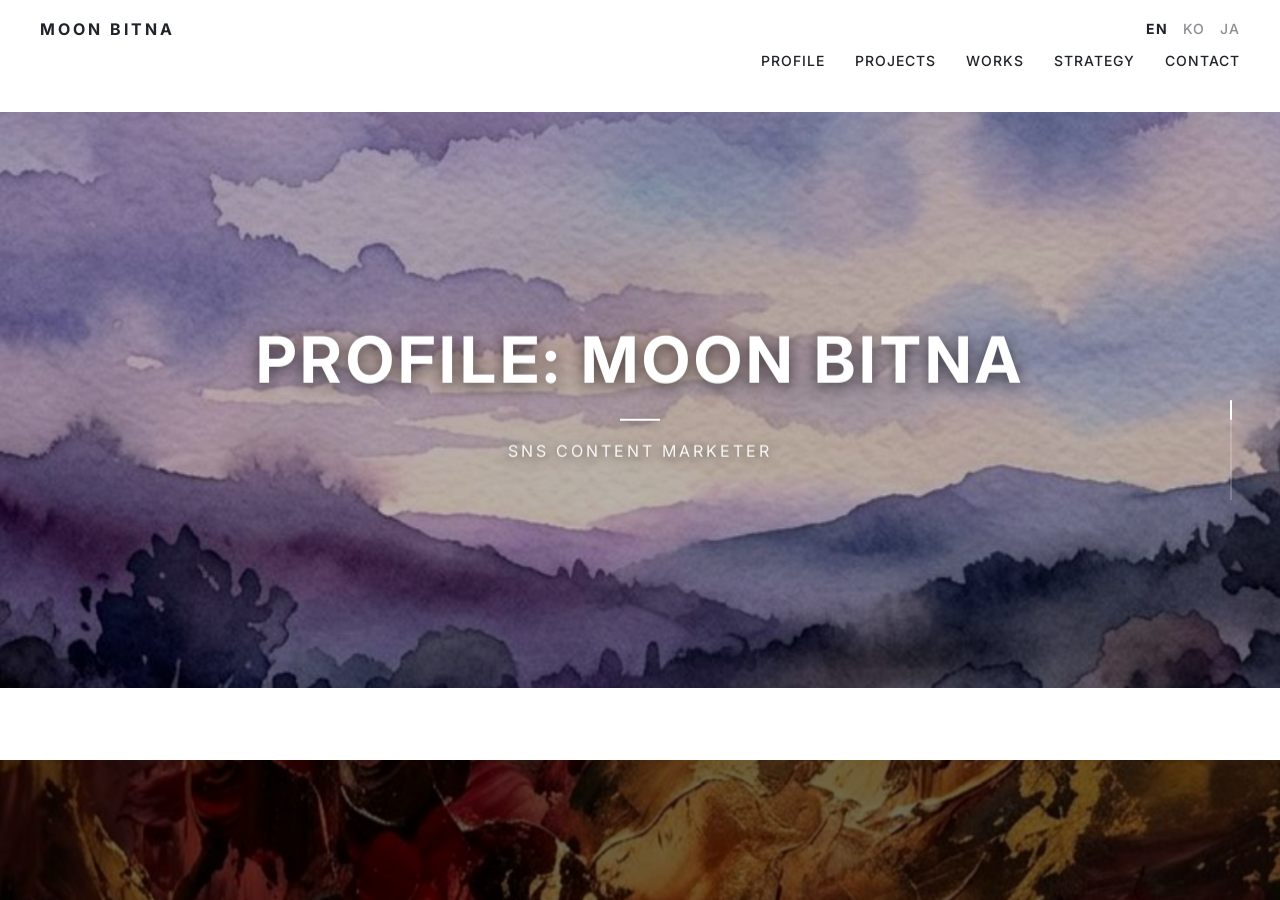
<file: index.html>
<!DOCTYPE html>
<html lang="ko">
<head>
  <meta charset="UTF-8">
  <meta name="viewport" content="width=device-width, initial-scale=1.0">
  <title>MOON BITNA | SNS CONTENT MARKETER</title>
  <link rel="preconnect" href="https://fonts.googleapis.com">
  <link rel="preconnect" href="https://fonts.gstatic.com" crossorigin>
  <link href="https://fonts.googleapis.com/css2?family=Inter:wght@400;500;700&family=Noto+Sans+KR:wght@400;500;700&display=swap" rel="stylesheet">
  <link rel="stylesheet" href="style.css">
</head>
<body>


  <header class="site-header">
    <div class="logo">
      <a href="index.html">MOON BITNA</a>
    </div>
    <div class="header-right">
      <div class="lang-switch">
        <a href="#" class="active" onclick="setLang('en'); return false;">EN</a>
        <a href="#" onclick="setLang('ko'); return false;">KO</a>
        <a href="#" onclick="setLang('ja'); return false;">JA</a>
      </div>
      <nav class="nav-links">
        <a href="#slide-1" class="i18n" data-en="PROFILE" data-ko="프로필" data-ja="プロフィール">PROFILE</a>
        <a href="#slide-2" class="i18n" data-en="PROJECTS" data-ko="프로젝트" data-ja="プロジェクト">PROJECTS</a>
        <a href="#slide-3" class="i18n" data-en="WORKS" data-ko="작업물" data-ja="ワークス">WORKS</a>
        <a href="#slide-4" class="i18n" data-en="STRATEGY" data-ko="전략" data-ja="戦略">STRATEGY</a>
        <a href="#slide-5" class="i18n" data-en="CONTACT" data-ko="연락처" data-ja="連絡先">CONTACT</a>
      </nav>
    </div>
  </header>

  <div class="custom-scroll-indicator">
    <div class="custom-scroll-thumb"></div>
  </div>

  <main class="scroll-container">

    
    <section class="gallery-slide clickable" id="slide-1" style="background-image: url('assets/art_bg_4_1778838385861.jpg');" data-target="profile.html">
      <div class="slide-content">
        <h2 class="i18n" data-en="PROFILE: MOON BITNA" data-ko="프로필: 문빛나" data-ja="プロフィール: ムン・ビンナ">PROFILE: MOON BITNA</h2>
        <div class="divider"></div>
        <p class="dates i18n" data-en="SNS CONTENT MARKETER" data-ko="SNS 콘텐츠 마케터" data-ja="SNSコンテンツマーケター">SNS CONTENT MARKETER</p>
      </div>
    </section>

    <section class="gallery-slide clickable" id="slide-2" style="background-image: url('assets/art_bg_1_1778838335925.jpg');" data-target="projects.html">
      <div class="slide-content">
        <h2 class="i18n" data-en="PROJECTS: THE BEGINNING" data-ko="프로젝트: 시작점" data-ja="プロジェクト: 始まり">PROJECTS: THE BEGINNING</h2>
        <div class="divider"></div>
        <p class="dates i18n" data-en="2026 PORTFOLIO" data-ko="2026 포트폴리오" data-ja="2026 ポートフォリオ">2026 PORTFOLIO</p>
        <p class="location i18n" data-en="PLAN. MAKE. REVEAL." data-ko="기획. 제작. 발행." data-ja="企画. 制作. 展開.">PLAN. MAKE. REVEAL.</p>
      </div>
    </section>

    <section class="gallery-slide clickable" id="slide-3" style="background-image: url('assets/art_bg_2_1778838351889.jpg');" data-target="works.html">
      <div class="slide-content">
        <h2 class="i18n" data-en="WORKS: VISUAL MOOD" data-ko="작업물: 시각적 무드" data-ja="ワークス: 視覚的ムード">WORKS: VISUAL MOOD</h2>
        <div class="divider"></div>
        <p class="dates i18n" data-en="BRAND EXPERIENCE TRANSLATION" data-ko="브랜드 경험 번역" data-ja="ブランド体験の翻訳">BRAND EXPERIENCE TRANSLATION</p>
        <p class="location i18n" data-en="INSTAGRAM & BLOG & YOUTUBE" data-ko="인스타그램 & 블로그 & 유튜브" data-ja="インスタグラム & ブログ & YouTube">INSTAGRAM & BLOG & YOUTUBE</p>
      </div>
    </section>

    <section class="gallery-slide clickable" id="slide-4" style="background-image: url('assets/art_bg_3_1778838367825.jpg');" data-target="strategy.html">
      <div class="slide-content">
        <h2 class="i18n" data-en="STRATEGY: CAREER IMPACT MAP" data-ko="전략: 커리어 성과 지도" data-ja="戦略: キャリア成果マップ">STRATEGY: CAREER IMPACT MAP</h2>
        <div class="divider"></div>
        <p class="dates i18n" data-en="DATA-DRIVEN OPERATIONS" data-ko="데이터 기반 운영" data-ja="データ基盤の運営">DATA-DRIVEN OPERATIONS</p>
        <p class="location i18n" data-en="PERFORMANCE & GROWTH" data-ko="성과와 성장" data-ja="成果と成長">PERFORMANCE & GROWTH</p>
      </div>
    </section>

    <section class="gallery-slide contact-slide" id="slide-5" style="background-image: url('assets/art_bg_5_1778839047399.jpg');" role="button" tabindex="0" aria-haspopup="dialog" aria-controls="contact-modal">
      <div class="slide-content contact-content">
        <p class="contact-eyebrow i18n" data-en="CONTACT" data-ko="연락처" data-ja="連絡先">CONTACT</p>
        <h2 class="i18n" data-en="Let's build the next story." data-ko="다음 이야기를 함께 만들어요." data-ja="次の物語を一緒に作りましょう。">Let's build the next story.</h2>
        <p class="contact-lead i18n" data-en="If you have a content proposal, collaboration question, or portfolio inquiry, send a message and I will reply as soon as I can." data-ko="콘텐츠 제안, 협업 문의, 포트폴리오 관련 질문이 있다면 편하게 남겨주세요. 확인 후 빠르게 답변드리겠습니다." data-ja="コンテンツ提案、協業のご相談、ポートフォリオに関する質問があればお気軽にお送りください。確認後、できるだけ早く返信します。">If you have a content proposal, collaboration question, or portfolio inquiry, send a message and I will reply as soon as I can.</p>
      </div>
    </section>

  </main>

  <div class="contact-modal" id="contact-modal" aria-hidden="true">
    <div class="contact-modal-backdrop" data-close-contact></div>
    <section class="contact-panel" role="dialog" aria-modal="true" aria-labelledby="contact-modal-title">
      <button type="button" class="contact-close" data-close-contact aria-label="Close">×</button>
      <div class="contact-info">
        <p class="contact-label i18n" id="contact-modal-title" data-en="Values or Communication" data-ko="가치관 혹은 소통" data-ja="価値観とコミュニケーション">Values or Communication</p>
        <p class="contact-copy i18n" data-en="I am waiting for thoughtful proposals that can share warm stories, clear goals, and useful insights." data-ko="따뜻한 이야기와 영감을 함께 나눌 멋진 제안을 기다립니다." data-ja="温かい物語とインスピレーションを一緒に分かち合える素敵な提案をお待ちしています。">I am waiting for thoughtful proposals that can share warm stories, clear goals, and useful insights.</p>
        <p class="contact-email-title">Email</p>
        <a class="contact-email" href="mailto:qlcsk0411@naver.com">qlcsk0411@naver.com</a>
      </div>
      <form class="contact-form" action="mailto:qlcsk0411@naver.com" method="post" enctype="text/plain">
        <div class="contact-fields">
          <input class="i18n-placeholder" name="name" type="text" data-en="Name" data-ko="이름" data-ja="お名前" placeholder="Name">
          <input class="i18n-placeholder" name="email" type="email" data-en="Email" data-ko="이메일" data-ja="メール" placeholder="Email">
        </div>
        <textarea class="i18n-placeholder" name="message" data-en="What would you like to talk about?" data-ko="어떤 이야기를 나누고 싶으신가요?" data-ja="どんなお話をしたいですか？" placeholder="What would you like to talk about?"></textarea>
        <button type="submit" class="contact-submit i18n" data-en="Send Message" data-ko="메시지 보내기" data-ja="メッセージを送る">Send Message</button>
      </form>
    </section>
  </div>

  <script>
    const supportedLangs = ['en', 'ko', 'ja'];

    function normalizeLang(lang) {
      return supportedLangs.includes(lang) ? lang : 'en';
    }

    function getInitialLang() {
      try {
        return normalizeLang(localStorage.getItem('moonBitnaLang'));
      } catch (error) {
        return 'en';
      }
    }

    function setLang(lang) {
      lang = normalizeLang(lang);

      try {
        localStorage.setItem('moonBitnaLang', lang);
      } catch (error) {
        // Continue without persistence if localStorage is unavailable.
      }

      document.documentElement.lang = lang;

      // Update active class on language switcher
      document.querySelectorAll('.lang-switch a').forEach(el => {
        el.classList.remove('active');
        if (el.textContent.toLowerCase() === lang) {
          el.classList.add('active');
        }
      });

      // Update text content for all i18n elements
      document.querySelectorAll('.i18n').forEach(el => {
        if (el.dataset[lang]) {
          el.textContent = el.dataset[lang];
        }
      });

      document.querySelectorAll('.i18n-placeholder').forEach(el => {
        if (el.dataset[lang]) {
          el.placeholder = el.dataset[lang];
        }
      });
      
      // Change font family based on language for better rendering
      if (lang === 'ko') {
        document.body.style.fontFamily = "var(--font-ko), sans-serif";
      } else {
        document.body.style.fontFamily = "var(--font-en), sans-serif";
      }
    }

    setLang(getInitialLang());

    document.querySelectorAll('.gallery-slide.clickable[data-target]').forEach(slide => {
      slide.setAttribute('role', 'link');
      slide.setAttribute('tabindex', '0');
      slide.addEventListener('click', event => {
        window.location.href = slide.dataset.target;
      });
      slide.addEventListener('keydown', event => {
        if (event.key === 'Enter' || event.key === ' ') {
          event.preventDefault();
          window.location.href = slide.dataset.target;
        }
      });
    });

    const contactSlide = document.querySelector('#slide-5');
    const contactModal = document.querySelector('#contact-modal');

    function openContactModal() {
      contactModal.classList.add('is-open');
      contactModal.setAttribute('aria-hidden', 'false');
    }

    function closeContactModal() {
      contactModal.classList.remove('is-open');
      contactModal.setAttribute('aria-hidden', 'true');
    }

    contactSlide.addEventListener('click', openContactModal);
    contactSlide.addEventListener('keydown', event => {
      if (event.key === 'Enter' || event.key === ' ') {
        event.preventDefault();
        openContactModal();
      }
    });

    document.querySelectorAll('[data-close-contact]').forEach(el => {
      el.addEventListener('click', closeContactModal);
    });

    document.addEventListener('keydown', event => {
      if (event.key === 'Escape') {
        closeContactModal();
      }
    });

    // Scroll animation for slide content
    const observer = new IntersectionObserver((entries) => {
      entries.forEach(entry => {
        if (entry.isIntersecting) {
          entry.target.classList.add('visible');
        } else {
          entry.target.classList.remove('visible');
        }
      });
    }, { threshold: 0.3 });

    document.querySelectorAll('.slide-content').forEach(slide => {
      observer.observe(slide);
    });

    const slideToneObserver = new IntersectionObserver((entries) => {
      entries.forEach(entry => {
        entry.target.classList.toggle('is-color-active', entry.isIntersecting);
      });
    }, {
      root: document.querySelector('.scroll-container'),
      threshold: 0.58
    });

    document.querySelectorAll('.gallery-slide').forEach(slide => {
      slideToneObserver.observe(slide);
    });

    // Custom Minimal Scroll Indicator Logic
    const scrollContainer = document.querySelector('.scroll-container');
    const scrollIndicator = document.querySelector('.custom-scroll-indicator');
    const scrollThumb = document.querySelector('.custom-scroll-thumb');
    const siteHeader = document.querySelector('.site-header');
    const parallaxSlides = Array.from(document.querySelectorAll('.gallery-slide'));
    const reduceMotion = window.matchMedia('(prefers-reduced-motion: reduce)');
    const thumbTravel = 80;
    let isDraggingScrollThumb = false;
    let parallaxFrame = null;

    function updateHeaderBackground() {
      siteHeader.classList.toggle('is-scrolled', scrollContainer.scrollTop > 24);
    }

    function updateCustomScrollThumb() {
      const scrollableHeight = scrollContainer.scrollHeight - scrollContainer.clientHeight;
      if (scrollableHeight > 0) {
        const scrollPercentage = scrollContainer.scrollTop / scrollableHeight;
        scrollThumb.style.transform = `translateY(${scrollPercentage * thumbTravel}px)`;
      }
    }

    function clamp(value, min, max) {
      return Math.min(Math.max(value, min), max);
    }

    function updateParallaxSlides() {
      parallaxFrame = null;

      if (reduceMotion.matches) {
        return;
      }

      const viewportCenter = window.innerHeight / 2;

      parallaxSlides.forEach(slide => {
        const rect = slide.getBoundingClientRect();
        const slideCenter = rect.top + rect.height / 2;
        const distance = slideCenter - viewportCenter;
        const imageOffset = clamp(distance * -0.28, -170, 170);
        const contentOffset = clamp(distance * 0.085, -52, 52);

        slide.style.setProperty('--parallax-y', `${imageOffset.toFixed(2)}px`);
        slide.style.setProperty('--content-y', `${contentOffset.toFixed(2)}px`);
      });
    }

    function requestParallaxUpdate() {
      if (parallaxFrame !== null) {
        return;
      }

      parallaxFrame = requestAnimationFrame(updateParallaxSlides);
    }

    function moveScrollToPointer(clientY) {
      const trackRect = scrollIndicator.getBoundingClientRect();
      const thumbHeight = scrollThumb.offsetHeight;
      const usableTrack = Math.max(trackRect.height - thumbHeight, 1);
      const y = Math.min(Math.max(clientY - trackRect.top - thumbHeight / 2, 0), usableTrack);
      const scrollableHeight = scrollContainer.scrollHeight - scrollContainer.clientHeight;
      scrollContainer.scrollTop = scrollableHeight * (y / usableTrack);
    }

    scrollIndicator.addEventListener('pointerdown', event => {
      event.preventDefault();
      isDraggingScrollThumb = true;
      scrollThumb.classList.add('is-dragging');
      scrollIndicator.setPointerCapture(event.pointerId);
      moveScrollToPointer(event.clientY);
    });

    scrollIndicator.addEventListener('pointermove', event => {
      if (!isDraggingScrollThumb) return;
      moveScrollToPointer(event.clientY);
    });

    function stopScrollThumbDrag(event) {
      if (!isDraggingScrollThumb) return;
      isDraggingScrollThumb = false;
      scrollThumb.classList.remove('is-dragging');
      if (scrollIndicator.hasPointerCapture(event.pointerId)) {
        scrollIndicator.releasePointerCapture(event.pointerId);
      }
    }

    scrollIndicator.addEventListener('pointerup', stopScrollThumbDrag);
    scrollIndicator.addEventListener('pointercancel', stopScrollThumbDrag);

    scrollContainer.addEventListener('scroll', () => {
      updateCustomScrollThumb();
      updateHeaderBackground();
      requestParallaxUpdate();
    });

    window.addEventListener('resize', requestParallaxUpdate);
    reduceMotion.addEventListener('change', requestParallaxUpdate);

    updateCustomScrollThumb();
    updateHeaderBackground();
    updateParallaxSlides();
  </script>
</body>
</html>
</file>
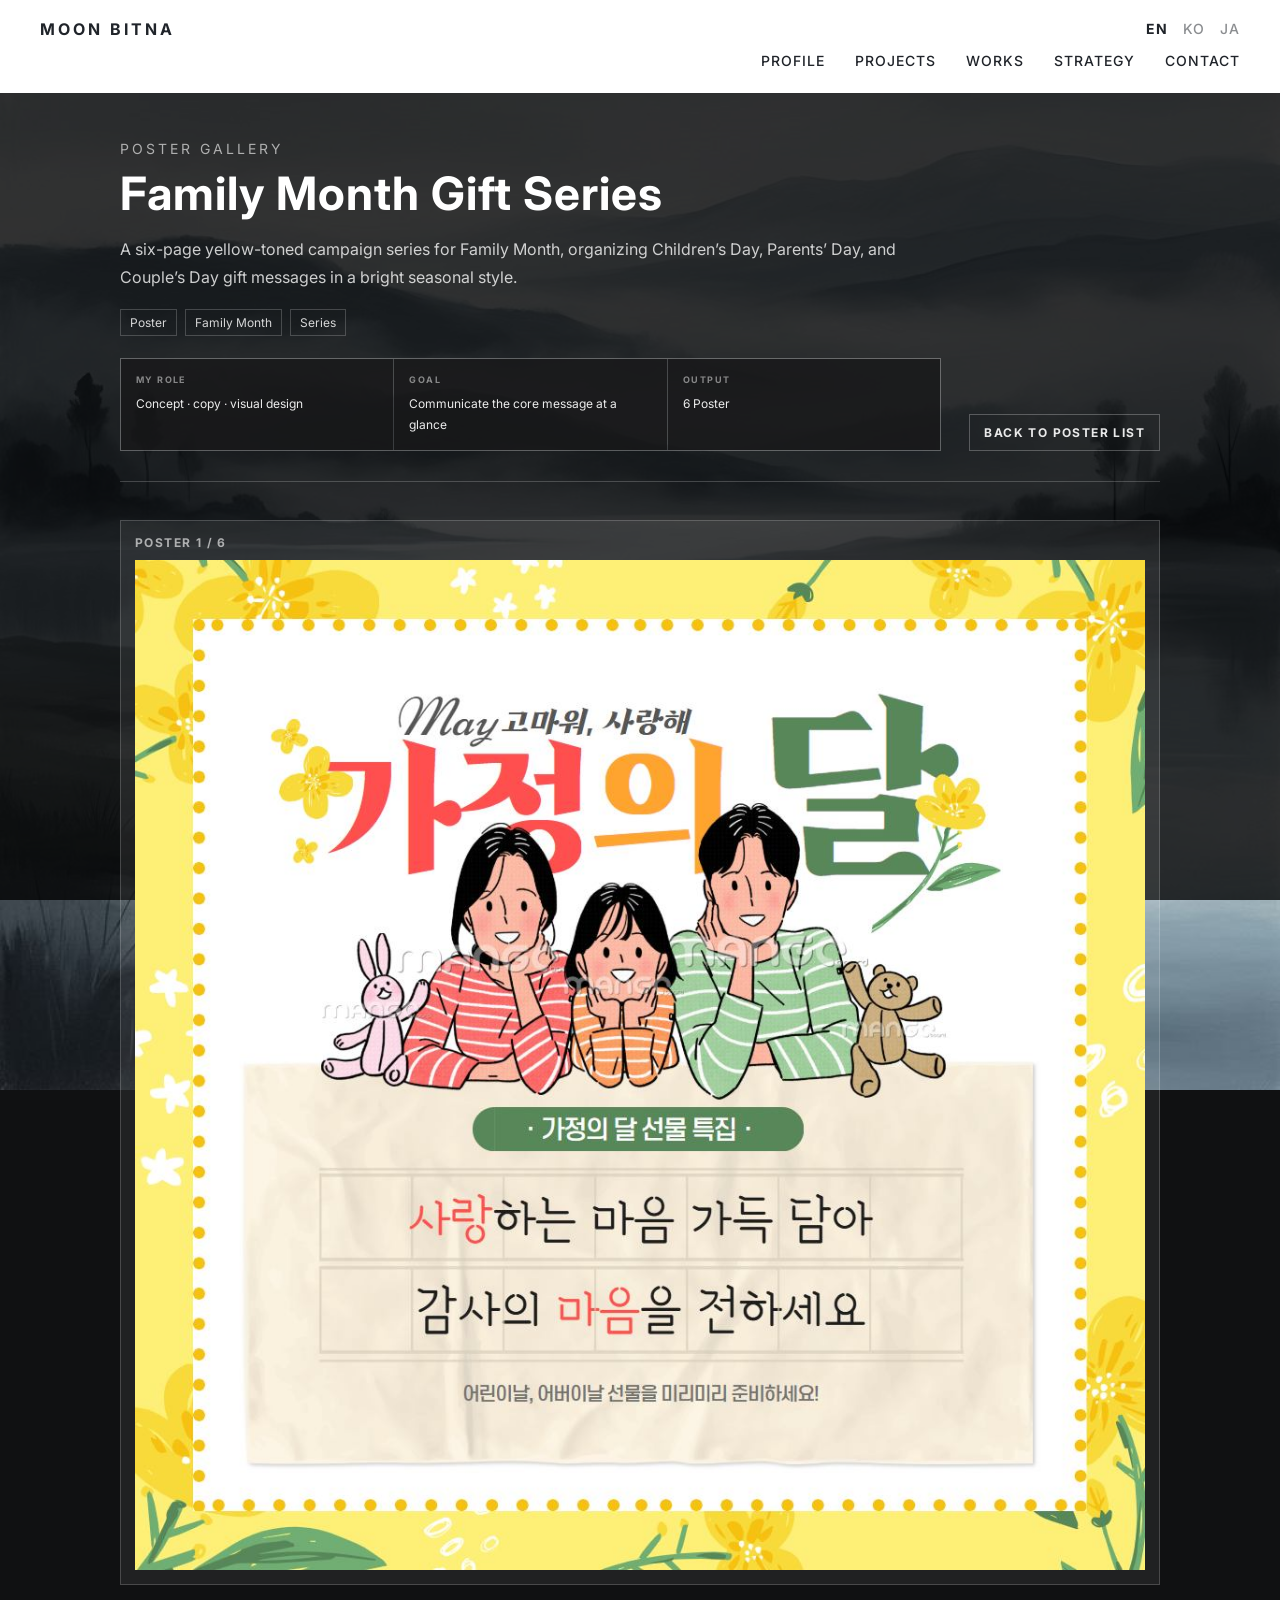
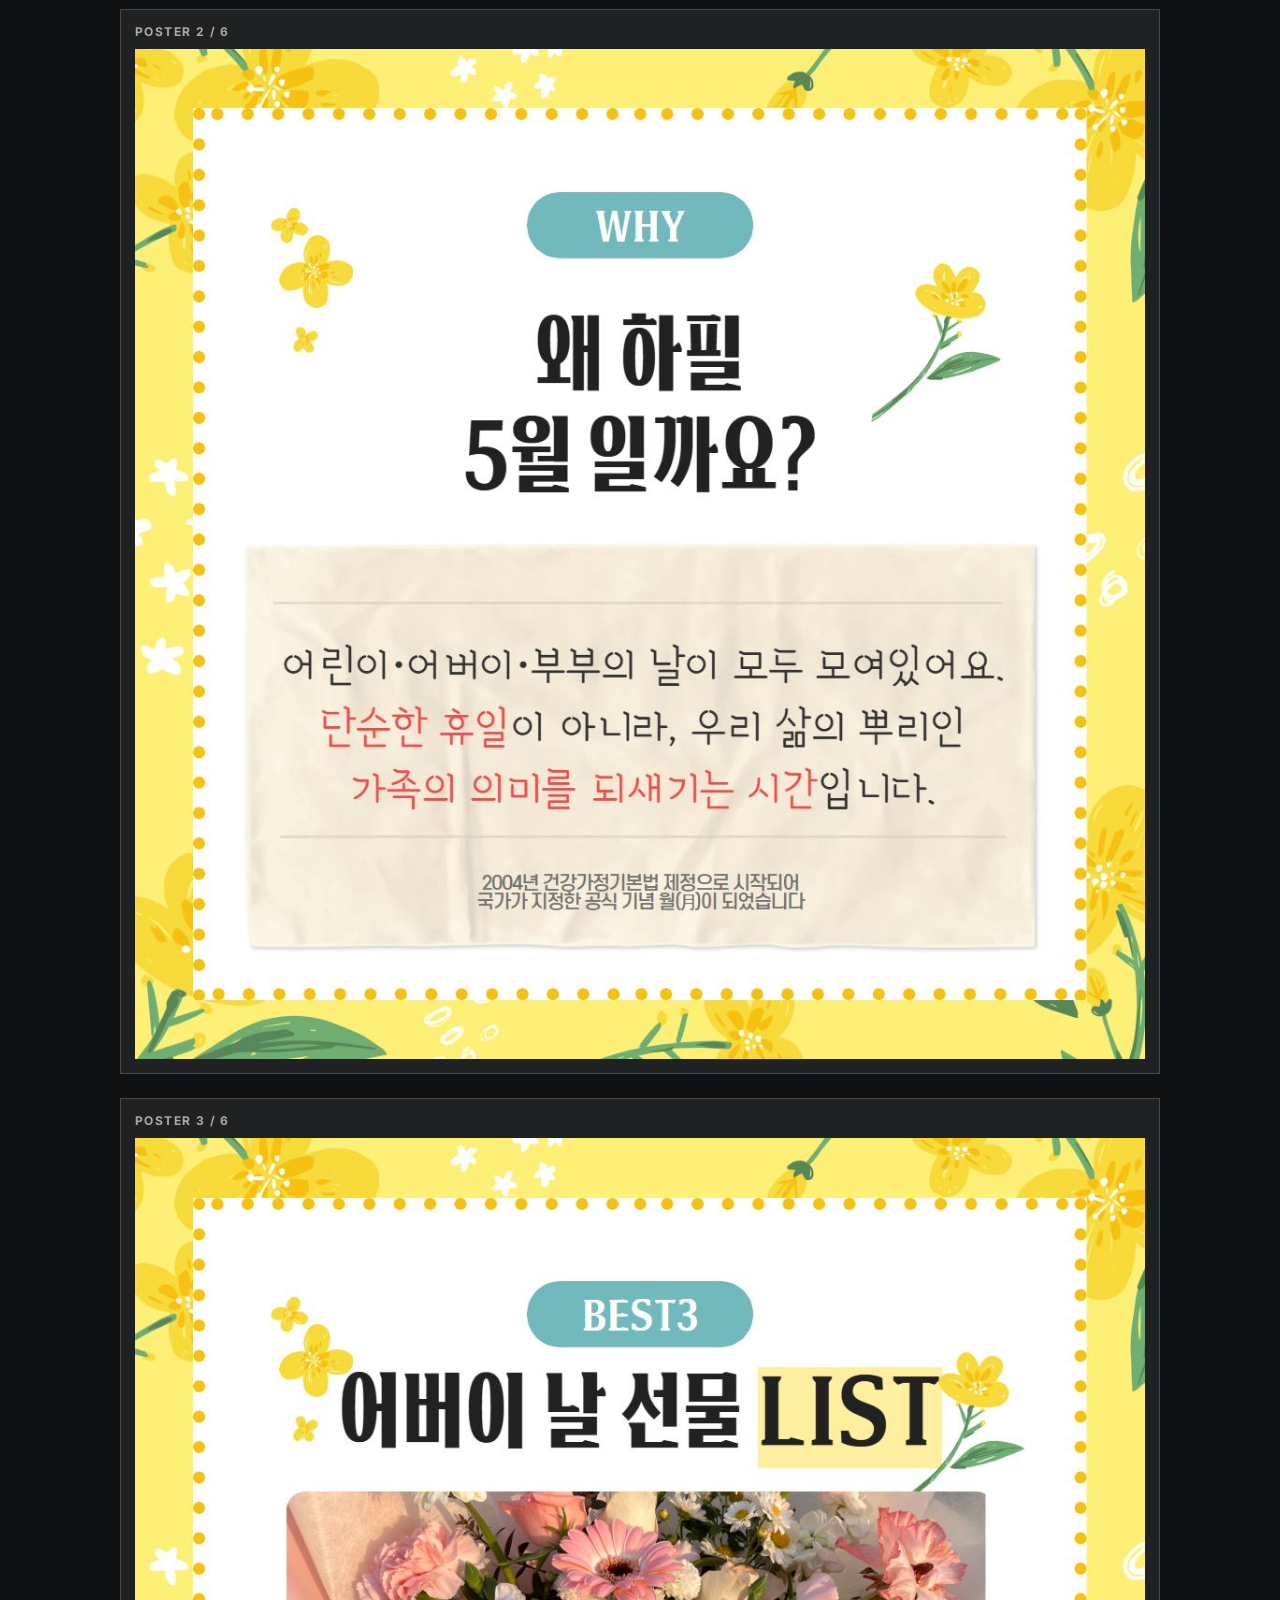
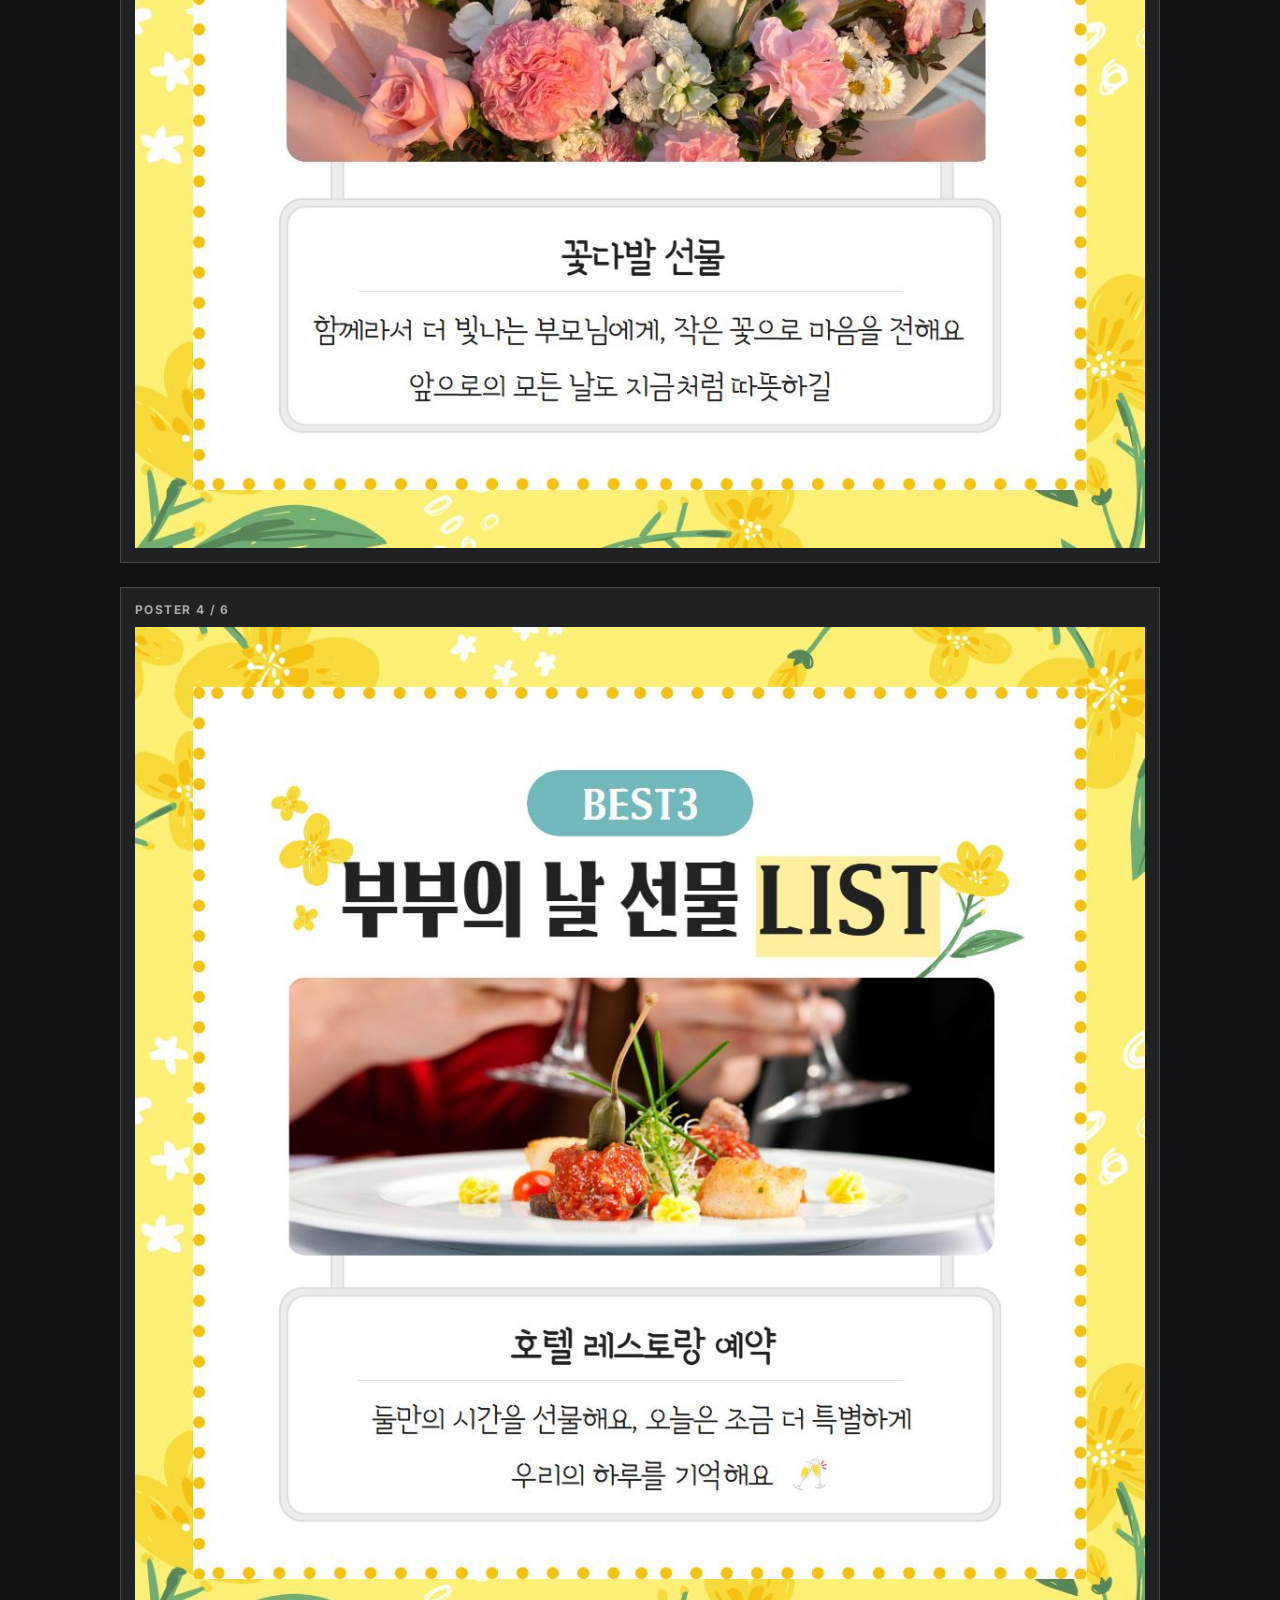
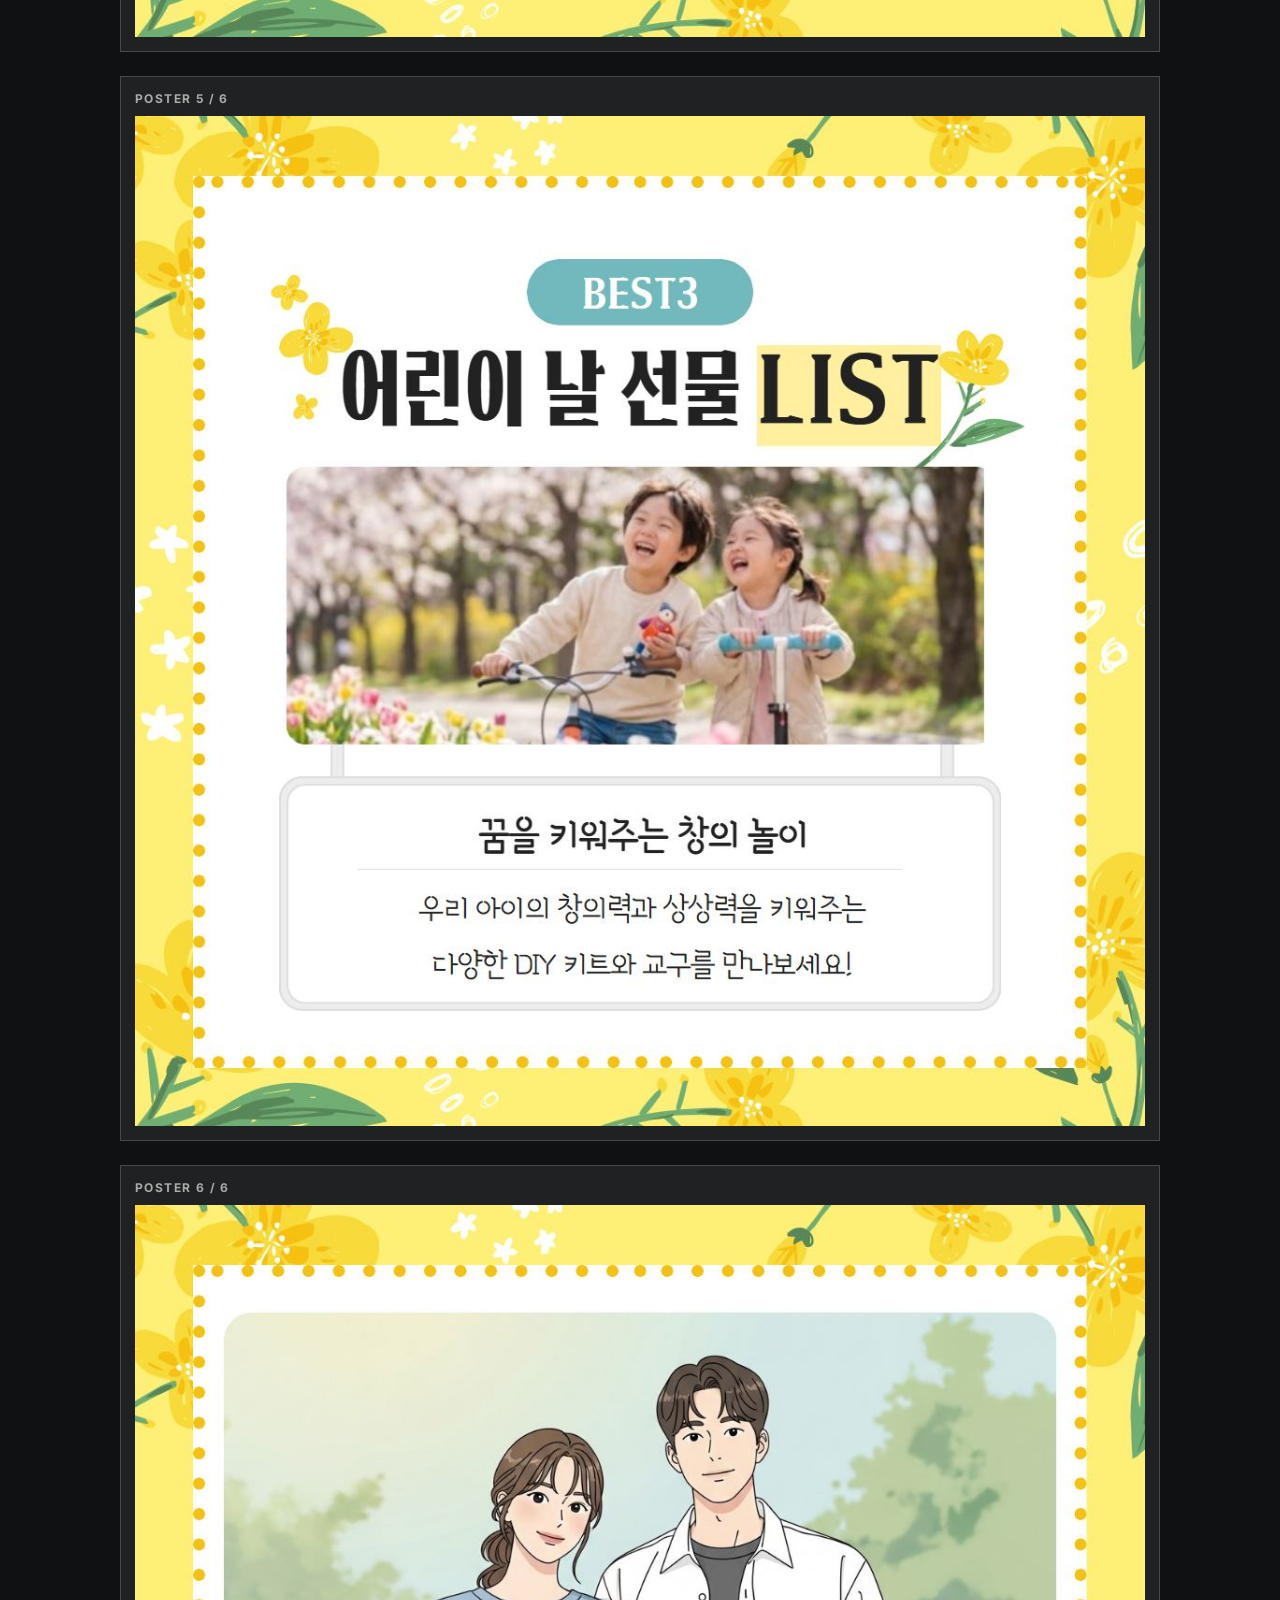
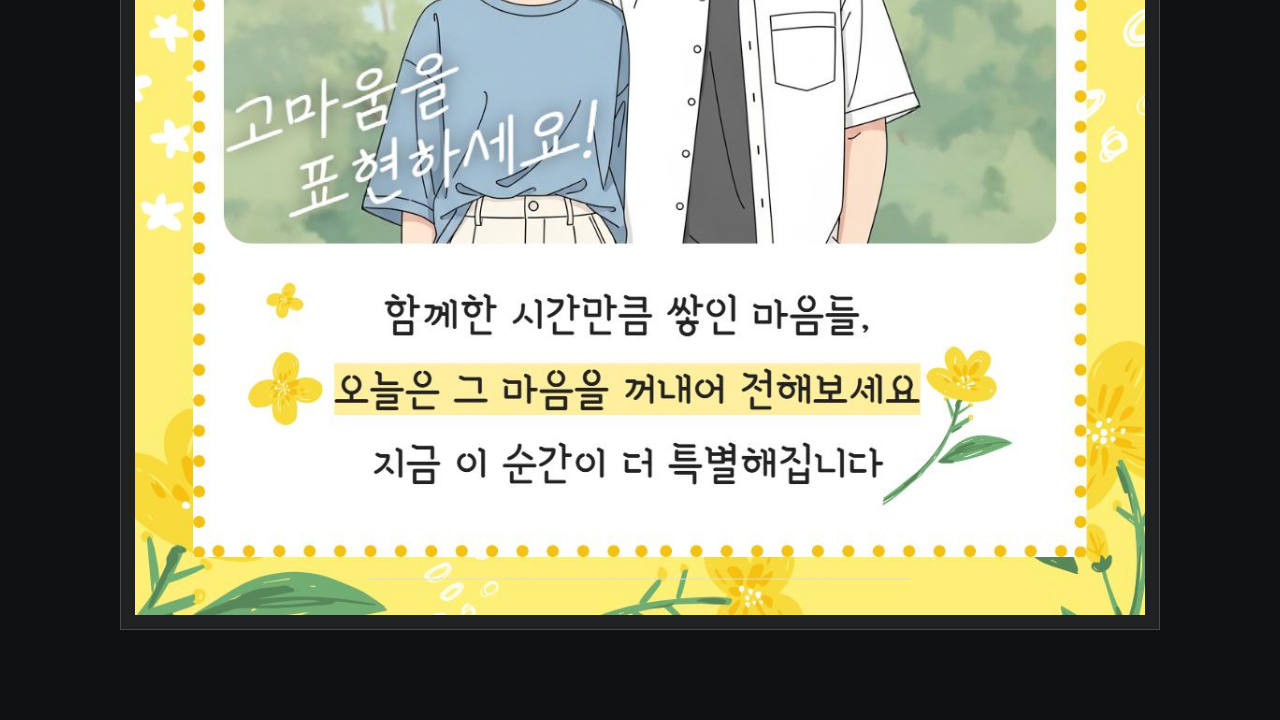
<file: poster-detail.html>
﻿<!DOCTYPE html>
<html lang="en">
<head>
  <meta charset="UTF-8">
  <meta name="viewport" content="width=device-width, initial-scale=1.0">
  <title>POSTER DETAIL | MOON BITNA</title>
  <link rel="preconnect" href="https://fonts.googleapis.com">
  <link rel="preconnect" href="https://fonts.gstatic.com" crossorigin>
  <link href="https://fonts.googleapis.com/css2?family=Inter:wght@400;500;700&family=Noto+Sans+KR:wght@400;500;700&display=swap" rel="stylesheet">
  <link rel="stylesheet" href="style.css">
  <style>
    html,
    body {
      min-height: 100%;
      height: auto !important;
      overflow-y: auto !important;
      overflow-x: hidden !important;
      -ms-overflow-style: none;
      scrollbar-width: none;
    }

    html::-webkit-scrollbar,
    body::-webkit-scrollbar {
      display: none;
    }

    body {
      margin: 0;
      background: #101112 url('assets/art_bg_2_1778838351889.jpg') center / cover fixed no-repeat;
      color: #fff;
    }

    .overlay {
      position: fixed;
      inset: 0;
      z-index: 1;
      background: rgba(0, 0, 0, 0.78);
    }

    .poster-detail {
      position: relative;
      z-index: 2;
      max-width: 1120px;
      margin: 0 auto;
      padding: 140px 40px 90px;
    }

    .detail-top {
      display: grid;
      grid-template-columns: minmax(0, 1fr) auto;
      gap: 28px;
      align-items: end;
      border-bottom: 1px solid rgba(255, 255, 255, 0.2);
      padding-bottom: 30px;
      margin-bottom: 38px;
    }

    .eyebrow {
      color: rgba(255, 255, 255, 0.62);
      font-size: 14px;
      letter-spacing: 3px;
      text-transform: uppercase;
      margin-bottom: 12px;
    }

    .detail-title {
      font-size: clamp(30px, 4.5vw, 46px);
      line-height: 1.08;
      letter-spacing: 1px;
      margin-bottom: 16px;
      word-break: keep-all;
    }

    .detail-summary {
      max-width: 820px;
      color: rgba(255, 255, 255, 0.78);
      font-size: 16px;
      line-height: 1.75;
      word-break: keep-all;
    }

    .back-link {
      border: 1px solid rgba(255, 255, 255, 0.26);
      padding: 10px 14px;
      color: rgba(255, 255, 255, 0.9);
      font-size: 12px;
      font-weight: 700;
      letter-spacing: 1.4px;
      text-transform: uppercase;
      white-space: nowrap;
    }

    .poster-meta {
      display: flex;
      flex-wrap: wrap;
      gap: 8px;
      margin-top: 18px;
    }

    .poster-meta span {
      border: 1px solid rgba(255, 255, 255, 0.2);
      padding: 5px 9px;
      color: rgba(255, 255, 255, 0.82);
      font-size: 12px;
    }

    .detail-impact {
      display: grid;
      grid-template-columns: repeat(3, minmax(0, 1fr));
      gap: 1px;
      margin-top: 22px;
      border: 1px solid rgba(255, 255, 255, 0.16);
      background: rgba(255, 255, 255, 0.16);
    }

    .detail-impact > div {
      padding: 15px;
      background: rgba(12, 13, 14, 0.76);
    }

    .detail-impact strong {
      display: block;
      margin-bottom: 7px;
      color: rgba(255, 255, 255, 0.48);
      font-size: 9px;
      letter-spacing: 1.4px;
    }

    .detail-impact span {
      color: rgba(255, 255, 255, 0.92);
      font-size: 12px;
      line-height: 1.55;
    }

    .poster-gallery {
      display: grid;
      gap: 24px;
    }

    .poster-frame {
      border: 1px solid rgba(255, 255, 255, 0.18);
      background: rgba(255, 255, 255, 0.07);
      padding: 14px;
    }

    .poster-frame img {
      width: 100%;
      max-height: 1150px;
      object-fit: contain;
      display: block;
      background: rgba(255, 255, 255, 0.06);
    }

    .poster-count {
      margin: 0 0 10px;
      color: rgba(255, 255, 255, 0.62);
      font-size: 12px;
      font-weight: 700;
      letter-spacing: 1.4px;
      text-transform: uppercase;
    }

    @media (max-width: 768px) {
      .site-header {
        padding-left: 12px;
        padding-right: 12px;
        overflow: hidden;
      }

      .header-right {
        width: 100%;
      }

      .nav-links {
        width: 100%;
        max-width: 340px;
        gap: 10px;
        font-size: 11px;
      }

      .poster-detail {
        width: 100vw;
        max-width: 100vw;
        padding: 180px 14px 70px;
      }

      .detail-top {
        display: block;
      }

      .back-link {
        display: inline-flex;
        margin-top: 22px;
      }

      .detail-summary {
        word-break: normal;
        overflow-wrap: anywhere;
      }

      .poster-frame {
        padding: 8px;
      }

      .detail-impact {
        grid-template-columns: 1fr;
      }
    }
  </style>
</head>
<body>
  <div class="overlay"></div>

  <header class="site-header">
    <div class="logo"><a href="index.html">MOON BITNA</a></div>
    <div class="header-right">
      <div class="lang-switch">
        <a href="#" data-lang="en" class="active">EN</a>
        <a href="#" data-lang="ko">KO</a>
        <a href="#" data-lang="ja">JA</a>
      </div>
      <nav class="nav-links">
        <a href="index.html#slide-1" class="i18n" data-en="PROFILE" data-ko="프로필" data-ja="プロフィール">PROFILE</a>
        <a href="index.html#slide-2" class="i18n" data-en="PROJECTS" data-ko="프로젝트" data-ja="プロジェクト">PROJECTS</a>
        <a href="index.html#slide-3" class="i18n" data-en="WORKS" data-ko="작업물" data-ja="作品">WORKS</a>
        <a href="index.html#slide-4" class="i18n" data-en="STRATEGY" data-ko="전략" data-ja="戦略">STRATEGY</a>
        <a href="index.html#slide-5" class="i18n" data-en="CONTACT" data-ko="연락처" data-ja="連絡先">CONTACT</a>
      </nav>
    </div>
  </header>

  <main class="poster-detail">
    <section class="detail-top">
      <div>
        <p class="eyebrow i18n" data-en="POSTER GALLERY" data-ko="포스터 갤러리" data-ja="ポスターギャラリー">POSTER GALLERY</p>
        <h1 class="detail-title" id="detail-title">Poster Detail</h1>
        <p class="detail-summary" id="detail-summary"></p>
        <div class="poster-meta" id="poster-meta"></div>
        <div class="detail-impact" id="detail-impact"></div>
      </div>
      <a class="back-link i18n" href="works-list.html?type=poster" data-en="Back to Poster List" data-ko="포스터 목록으로" data-ja="ポスター一覧へ">Back to Poster List</a>
    </section>

    <section class="poster-gallery" id="poster-gallery"></section>
  </main>

  <script src="works-list-data.js"></script>
  <script>
    const LANG_KEY = 'moonBitnaLang';
    const supportedLangs = ['en', 'ko', 'ja'];
    const labels = {
      item: { en: 'Poster', ko: '포스터', ja: 'ポスター' },
      notFound: { en: 'Poster work not found.', ko: '포스터 작업물을 찾을 수 없습니다.', ja: 'ポスター作品が見つかりません。' },
      role: { en: 'MY ROLE', ko: '담당 역할', ja: '担当' },
      goal: { en: 'GOAL', ko: '목표', ja: '目標' },
      output: { en: 'OUTPUT', ko: '결과물', ja: '成果物' },
      roleValue: { en: 'Concept · copy · visual design', ko: '콘셉트 · 카피 · 비주얼 디자인', ja: 'コンセプト・コピー・ビジュアルデザイン' },
      goalValue: { en: 'Communicate the core message at a glance', ko: '핵심 메시지를 한눈에 전달', ja: '中心メッセージを一目で伝達' }
    };

    function normalizeLang(lang) {
      return supportedLangs.includes(lang) ? lang : 'en';
    }

    function getInitialLang() {
      try {
        return normalizeLang(localStorage.getItem(LANG_KEY));
      } catch (error) {
        return 'en';
      }
    }

    function getText(value, lang) {
      if (!value) return '';
      if (typeof value === 'string') return value;
      return value[lang] || value.en || value.ko || value.ja || '';
    }

    function escapeHtml(value) {
      return String(value || '')
        .replace(/&/g, '&amp;')
        .replace(/</g, '&lt;')
        .replace(/>/g, '&gt;')
        .replace(/"/g, '&quot;')
        .replace(/'/g, '&#39;');
    }

    function getPosterItem() {
      const id = new URLSearchParams(window.location.search).get('id');
      const posters = window.worksCollections.poster || [];
      return posters.find(item => item.id === id) || posters[0];
    }

    function render(lang) {
      const item = getPosterItem();
      document.documentElement.lang = lang;
      document.body.style.fontFamily = lang === 'ko' ? "var(--font-ko)" : "var(--font-en)";

      document.querySelectorAll('.i18n').forEach(el => {
        const value = el.getAttribute(`data-${lang}`);
        if (value) el.textContent = value;
      });

      document.querySelectorAll('.lang-switch a').forEach(link => {
        link.classList.toggle('active', link.dataset.lang === lang);
      });

      if (!item) {
        document.getElementById('detail-title').textContent = getText(labels.notFound, lang);
        return;
      }

      const title = getText(item.title, lang);
      document.title = `${title} | MOON BITNA`;
      document.getElementById('detail-title').textContent = title;
      document.getElementById('detail-summary').textContent = getText(item.summary, lang);
      document.getElementById('poster-meta').innerHTML = (item.tags || []).map(tag => `<span>${escapeHtml(tag)}</span>`).join('');
      const imageCount = (item.images || [item.image]).length;
      document.getElementById('detail-impact').innerHTML = `
        <div><strong>${getText(labels.role, lang)}</strong><span>${getText(labels.roleValue, lang)}</span></div>
        <div><strong>${getText(labels.goal, lang)}</strong><span>${getText(labels.goalValue, lang)}</span></div>
        <div><strong>${getText(labels.output, lang)}</strong><span>${imageCount} ${getText(labels.item, lang)}</span></div>
      `;
      document.getElementById('poster-gallery').innerHTML = (item.images || [item.image]).map((src, index) => `
        <article class="poster-frame">
          <p class="poster-count">${getText(labels.item, lang)} ${index + 1} / ${(item.images || [item.image]).length}</p>
          <img src="${escapeHtml(src)}" alt="${escapeHtml(title)} ${index + 1}">
        </article>
      `).join('');
    }

    function setLang(lang) {
      const nextLang = normalizeLang(lang);
      try {
        localStorage.setItem(LANG_KEY, nextLang);
      } catch (error) {
        // Continue without persistence if localStorage is unavailable.
      }
      render(nextLang);
    }

    document.querySelectorAll('.lang-switch a').forEach(link => {
      link.addEventListener('click', event => {
        event.preventDefault();
        setLang(link.dataset.lang);
      });
    });

    render(getInitialLang());
  </script>
</body>
</html>
</file>
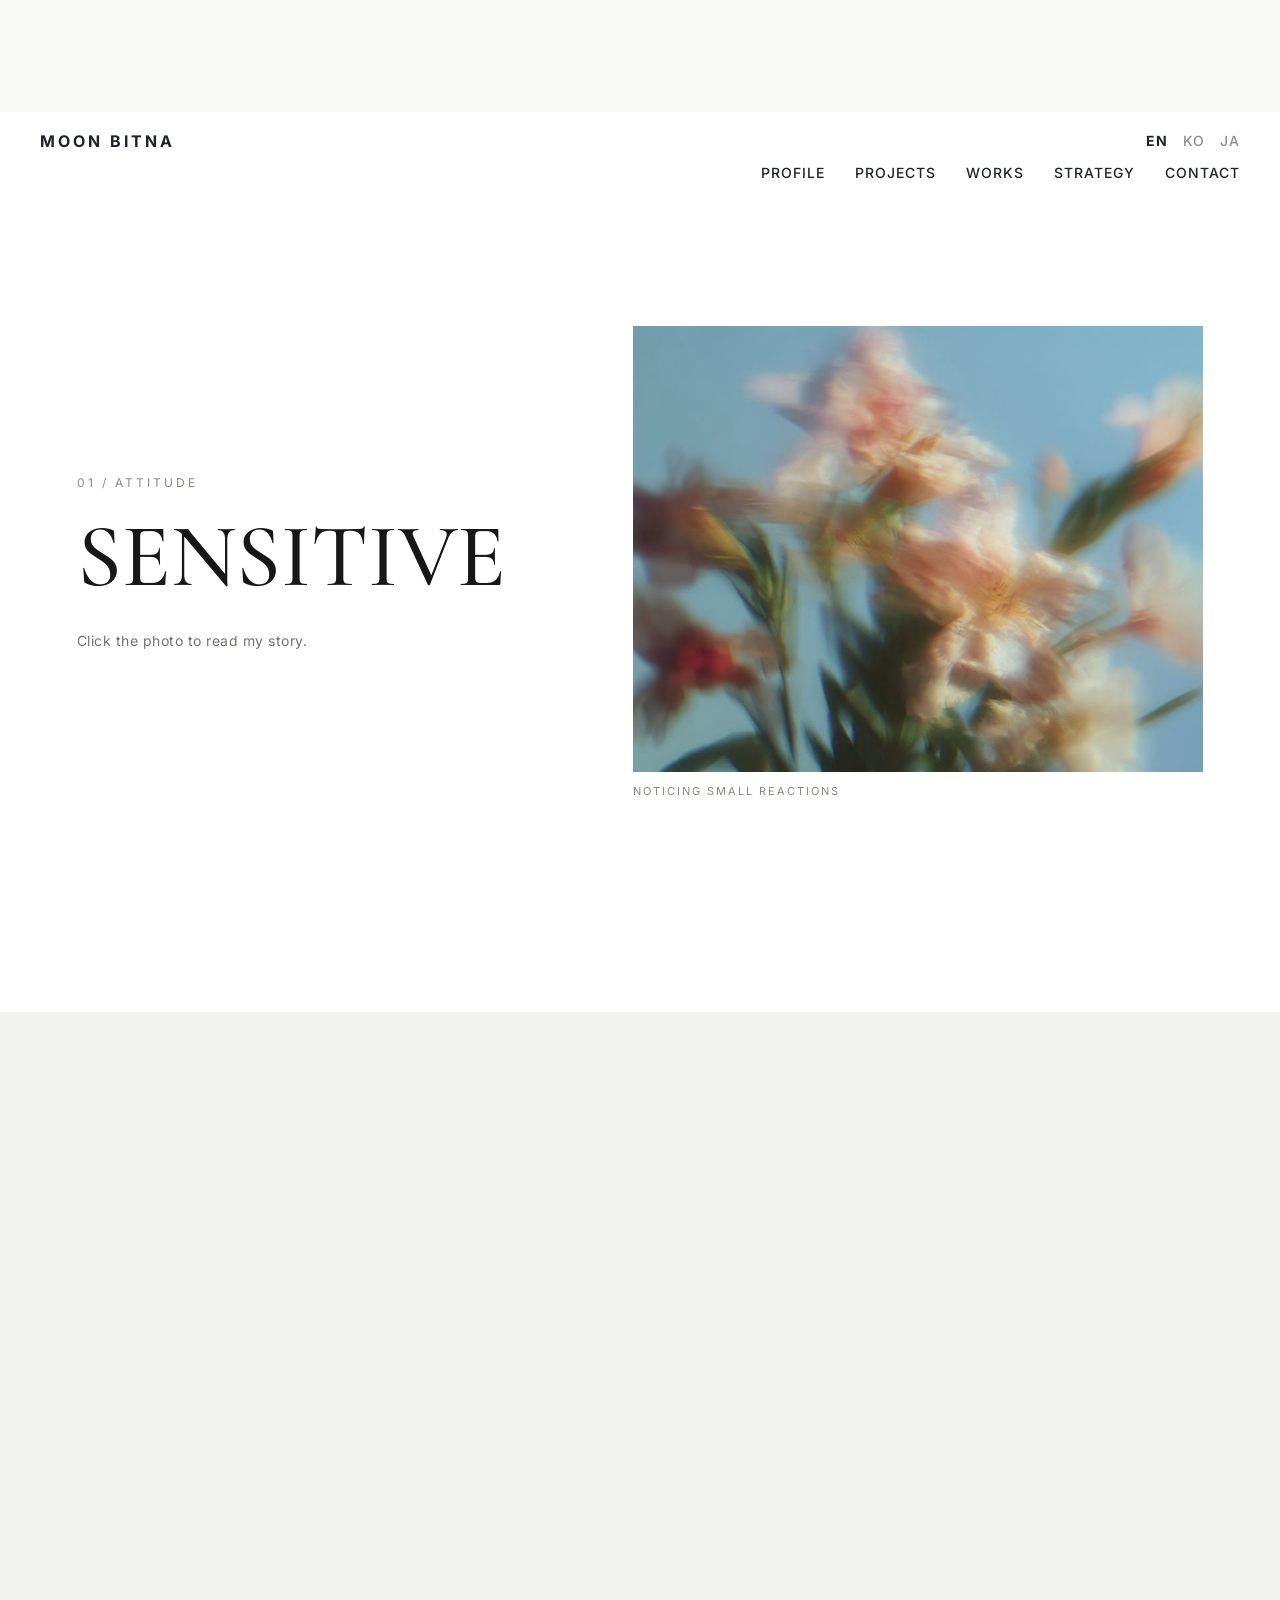
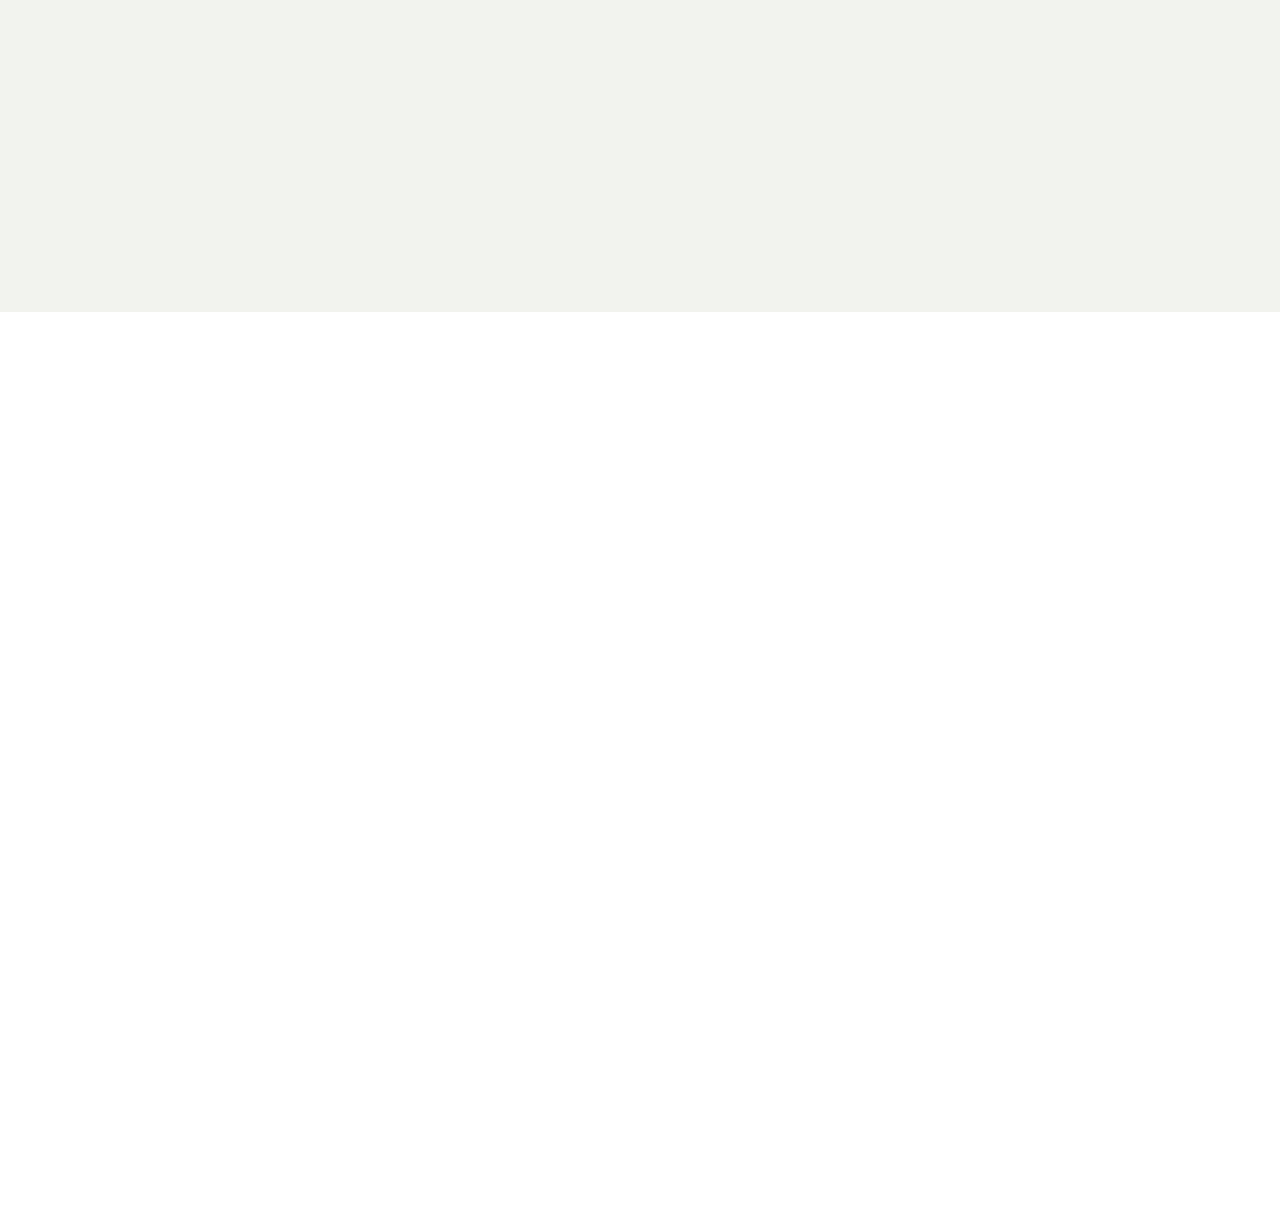
<file: profile.html>
<!DOCTYPE html>
<html lang="ko">
<head>
  <meta charset="UTF-8">
  <meta name="viewport" content="width=device-width, initial-scale=1.0">
  <title>PROFILE | MOON BITNA</title>
  <link rel="preconnect" href="https://fonts.googleapis.com">
  <link rel="preconnect" href="https://fonts.gstatic.com" crossorigin>
  <link href="https://fonts.googleapis.com/css2?family=Cormorant+Garamond:ital,wght@0,500;1,500&family=Inter:wght@400;500;700&family=Noto+Sans+KR:wght@400;500;700&display=swap" rel="stylesheet">
  <link rel="stylesheet" href="style.css">
  <style>
    html, body { height: auto !important; min-height: 100%; overflow: visible !important; }
    html { scroll-snap-type: y mandatory; scroll-behavior: smooth; }
    body { margin: 0; background: #f8f8f6; color: #171717; }
    .profile-story, .profile-story * { box-sizing: border-box; }
    .profile-story { position: relative; padding-top: 112px; }

    .story-section {
      position: relative;
      display: grid;
      grid-template-columns: minmax(0, .9fr) minmax(320px, 1.1fr);
      align-items: center;
      gap: clamp(40px, 7vw, 110px);
      min-height: 100vh;
      padding: 130px max(6vw, 32px);
      overflow: hidden;
      scroll-snap-align: start;
      scroll-snap-stop: always;
    }
    .story-section:nth-child(even) { background: #f1f1ed; }
    .story-section:nth-child(odd) { background: #fff; }
    .story-section--reverse .story-copy { order: 2; }
    .story-section--reverse .story-image { order: 1; }
    .story-copy, .story-image {
      opacity: 0;
      transform: translateY(70px);
      filter: blur(10px);
      transition: opacity 1.15s cubic-bezier(.16,1,.3,1), transform 1.15s cubic-bezier(.16,1,.3,1), filter 1.15s cubic-bezier(.16,1,.3,1);
    }
    .story-section.is-visible .story-copy,
    .story-section.is-visible .story-image { opacity: 1; transform: translateY(0); filter: blur(0); }
    .story-section.is-visible .story-image { transition-delay: 160ms; }
    .story-index { display: block; margin-bottom: 22px; color: #8a8a84; font-size: 12px; letter-spacing: 3px; }
    .story-word {
      display: inline-block;
      padding: 0;
      border: 0;
      border-bottom: 1px solid transparent;
      background: transparent;
      color: #171717;
      font-family: 'Cormorant Garamond', serif;
      font-size: clamp(42px, 7vw, 96px);
      font-style: normal;
      font-weight: 500;
      line-height: 1;
      letter-spacing: 0;
      cursor: default;
    }
    .story-hint { margin: 30px 0 0; color: #73736e; font-size: 14px; letter-spacing: .5px; }
    .story-image { margin: 0; cursor: pointer; }
    .story-image:focus-visible { outline: 2px solid #171717; outline-offset: 8px; }
    .story-image img { display: block; width: 100%; max-height: 70vh; object-fit: cover; }
    .story-image--sensitive img { aspect-ratio: 1.28; }
    .story-image--archive img { aspect-ratio: 1.45; }
    .story-image--intuitive img { aspect-ratio: 1.5; }
    .story-image figcaption { margin-top: 12px; color: #898983; font-size: 11px; letter-spacing: 2px; text-transform: uppercase; }

    .word-modal {
      position: fixed;
      inset: 0;
      z-index: 300;
      display: grid;
      place-items: center;
      padding: 24px;
      opacity: 0;
      pointer-events: none;
      transition: opacity .3s ease;
    }
    .word-modal.is-open { opacity: 1; pointer-events: auto; }
    .word-modal-backdrop { position: absolute; inset: 0; background: rgba(15,15,15,.62); backdrop-filter: blur(8px); }
    .word-panel {
      position: relative;
      z-index: 1;
      width: min(820px, 100%);
      max-height: calc(100vh - 48px);
      overflow-y: auto;
      padding: clamp(38px, 7vw, 80px);
      background: #fff;
      box-shadow: 0 32px 100px rgba(0,0,0,.22);
    }
    .word-close { position: absolute; top: 18px; right: 22px; width: 38px; height: 38px; border: 0; background: transparent; color: #171717; font-size: 28px; cursor: pointer; }
    .word-modal-label { margin: 0 0 18px; color: #8a8a84; font-size: 12px; letter-spacing: 3px; text-transform: uppercase; }
    .word-modal-title { margin: 0 0 30px; font-family: 'Cormorant Garamond', serif; font-size: clamp(42px, 7vw, 76px); font-style: normal; font-weight: 500; line-height: 1; }
    .word-modal-copy { margin: 0; color: #3c3c39; font-size: 17px; line-height: 2; word-break: keep-all; }

    @media (max-width: 768px) {
      .profile-story { padding-top: 148px; }
      .story-section { grid-template-columns: 1fr; min-height: 100vh; padding: 120px 22px; }
      .story-section--reverse .story-copy, .story-section--reverse .story-image { order: initial; }
      .story-word { font-size: clamp(42px, 16vw, 64px); overflow-wrap: anywhere; }
      .story-image img { max-height: none; }
      .word-panel { padding: 56px 25px 38px; }
      .word-modal-copy { font-size: 15px; }
    }

    @media (prefers-reduced-motion: reduce) {
      .story-copy, .story-image { transition: none; filter: none; }
    }
  </style>
</head>
<body>
  <header class="site-header">
    <div class="logo"><a href="index.html">MOON BITNA</a></div>
    <div class="header-right">
      <div class="lang-switch">
        <a href="#" class="active" onclick="setLang('en'); return false;">EN</a>
        <a href="#" onclick="setLang('ko'); return false;">KO</a>
        <a href="#" onclick="setLang('ja'); return false;">JA</a>
      </div>
      <nav class="nav-links">
        <a href="index.html#slide-1" class="i18n" data-en="PROFILE" data-ko="프로필" data-ja="プロフィール">PROFILE</a>
        <a href="index.html#slide-2" class="i18n" data-en="PROJECTS" data-ko="프로젝트" data-ja="プロジェクト">PROJECTS</a>
        <a href="index.html#slide-3" class="i18n" data-en="WORKS" data-ko="작업물" data-ja="制作物">WORKS</a>
        <a href="index.html#slide-4" class="i18n" data-en="STRATEGY" data-ko="전략" data-ja="戦略">STRATEGY</a>
        <a href="index.html#slide-5" class="i18n" data-en="CONTACT" data-ko="연락처" data-ja="連絡先">CONTACT</a>
      </nav>
    </div>
  </header>

  <main class="profile-story">
    <section class="story-section" data-story>
      <div class="story-copy">
        <span class="story-index">01 / ATTITUDE</span>
        <span class="story-word" data-en="SENSITIVE" data-ko="섬세함" data-ja="感受性">SENSITIVE</span>
        <p class="story-hint i18n" data-en="Click the photo to read my story." data-ko="사진을 누르면 제 이야기가 열립니다." data-ja="写真をクリックすると、私の物語が開きます。">Click the photo to read my story.</p>
      </div>
      <figure class="story-image story-image--sensitive" data-word="sensitive" role="button" tabindex="0">
        <img src="assets/profile-works.jpg" alt="흐릿한 꽃의 움직임을 담은 예술 사진">
        <figcaption class="i18n" data-en="Noticing small reactions" data-ko="작은 반응을 알아차리는 감각" data-ja="小さな反応に気づく感覚">Noticing small reactions</figcaption>
      </figure>
    </section>

    <section class="story-section story-section--reverse" data-story>
      <div class="story-copy">
        <span class="story-index">02 / METHOD</span>
        <span class="story-word" data-en="Archive" data-ko="기록" data-ja="記録">Archive</span>
        <p class="story-hint i18n" data-en="Click the photo to read my story." data-ko="사진을 누르면 제 이야기가 열립니다." data-ja="写真をクリックすると、私の物語が開きます。">Click the photo to read my story.</p>
      </div>
      <figure class="story-image story-image--archive" data-word="archive" role="button" tabindex="0">
        <img src="assets/profile-archive.jpg" alt="물 위의 꽃을 기록한 예술 사진">
        <figcaption class="i18n" data-en="Collecting evidence and context" data-ko="근거와 맥락을 축적하는 기록" data-ja="根拠と文脈を蓄積する記録">Collecting evidence and context</figcaption>
      </figure>
    </section>

    <section class="story-section" data-story>
      <div class="story-copy">
        <span class="story-index">03 / DECISION</span>
        <span class="story-word" data-en="Intuitive" data-ko="직관" data-ja="直感">Intuitive</span>
        <p class="story-hint i18n" data-en="Click the photo to read my story." data-ko="사진을 누르면 제 이야기가 열립니다." data-ja="写真をクリックすると、私の物語が開きます。">Click the photo to read my story.</p>
      </div>
      <figure class="story-image story-image--intuitive" data-word="intuitive" role="button" tabindex="0">
        <img src="assets/profile-intuitive.jpg" alt="초록빛 형태가 번지는 추상 사진">
        <figcaption class="i18n" data-en="Turning patterns into direction" data-ko="패턴을 방향으로 바꾸는 판단" data-ja="パターンを方向へ変える判断">Turning patterns into direction</figcaption>
      </figure>
    </section>
  </main>

  <div class="word-modal" id="word-modal" aria-hidden="true">
    <div class="word-modal-backdrop" data-close-modal></div>
    <section class="word-panel" role="dialog" aria-modal="true" aria-labelledby="word-modal-title">
      <button class="word-close" type="button" data-close-modal aria-label="닫기">×</button>
      <p class="word-modal-label i18n" data-en="MOON BITNA / PROFILE" data-ko="문빛나 / 프로필" data-ja="ムン・ビンナ / プロフィール">MOON BITNA / PROFILE</p>
      <h2 class="word-modal-title" id="word-modal-title"></h2>
      <p class="word-modal-copy"></p>
    </section>
  </div>

  <script>
    const supportedLangs = ['en', 'ko', 'ja'];
    const profileStories = {
      sensitive: {
        en: {
          title: 'SENSITIVE',
          copy: 'I am a marketer who notices small differences in people’s reactions. While managing university programs, I monitored attendance and participation closely so I could respond before schedules began to drift. In content work, I observe where people stop, what they search for, and which keywords bring them in. More than 10,000 accumulated YouTube Shorts views and four-digit traffic from a single blog post came from repeatedly reading these subtle signals and applying them to the next piece of content. To me, being sensitive means accurately catching the moment when taste and emotion begin to move.'
        },
        ko: {
          title: '섬세함',
          copy: '저는 작은 반응의 차이를 놓치지 않는 마케터입니다. 대학 사업을 운영할 때에는 연수생의 출결과 참여도 변화를 계속 살피며 일정이 흔들리기 전에 대응했고, 콘텐츠를 만들 때에는 사람들이 어디에서 멈추고 어떤 키워드로 들어오는지 관찰했습니다. 유튜브 쇼츠 누적 조회수 1만 회 이상, 블로그 단일 포스팅 네 자릿수 유입은 감각만으로 얻은 결과가 아니라 미세한 반응을 꾸준히 읽고 다음 콘텐츠에 반영한 결과입니다. 저에게 섬세함은 쉽게 흔들린다는 뜻이 아니라, 사람의 취향과 감정이 움직이는 순간을 정확하게 포착하는 능력입니다.'
        },
        ja: {
          title: '感受性',
          copy: '私は、人の小さな反応の違いを見逃さないマーケターです。大学事業の運営では、研修生の出欠や参加度を継続的に確認し、予定が崩れる前に対応しました。コンテンツ制作では、人がどこで立ち止まり、何を検索し、どのキーワードから流入するのかを観察しています。YouTubeショート累計1万回以上の再生と、ブログ1記事による4桁の流入は、細かな反応を読み、次の企画へ反映し続けた結果です。私にとって感受性とは、好みや感情が動く瞬間を丁寧に捉える力です。'
        }
      },
      archive: {
        en: {
          title: 'Archive',
          copy: 'I do not simply store scattered information. I organize it into standards that can be retrieved and used again. At Hoseo University, I managed data for ten project groups with a total budget of approximately KRW 568 million and unified inconsistent calculation standards for enrollment, employment, and dropout rates. Building comparable evaluation data contributed to improved performance indicator achievement. The recording habits I developed through accounting and administration continue in content work: I collect keywords, traffic paths, reaction rates, and audience language, then connect them as evidence for the next plan.'
        },
        ko: {
          title: '기록',
          copy: '저는 흩어진 정보를 쌓아 두는 데서 멈추지 않고, 다시 꺼내 쓸 수 있는 기준으로 정리합니다. 호서대학교에서는 10개 사업단, 약 5억 6,800만 원 규모 사업의 자료를 관리하며 사업단마다 달랐던 재학률·취업률·중도탈락률 산정 기준을 통일했습니다. 비교 가능한 평가 자료를 구축한 결과 성과지표 달성률 향상에도 기여했습니다. 회계 전공과 행정 실무에서 익힌 기록 습관은 콘텐츠에서도 이어집니다. 키워드, 유입 경로, 반응률과 팬의 언어를 축적하고 연결해 다음 기획의 근거로 만드는 것이 제가 생각하는 기록입니다.'
        },
        ja: {
          title: '記録',
          copy: '私は、散らばった情報をただ保存するのではなく、再び活用できる基準へ整理します。湖西大学では、10事業団、総事業費約5億6,800万ウォン規模の資料を管理し、在学率・就職率・中途離脱率の計算基準を統一しました。比較可能な評価資料を構築し、成果指標の達成率向上にも貢献しました。会計と行政実務で身につけた記録習慣は、コンテンツ制作にもつながっています。キーワード、流入経路、反応率、ファンの言葉を蓄積し、次の企画の根拠へ変えることが私の考える記録です。'
        }
      },
      intuitive: {
        en: {
          title: 'Intuitive',
          copy: 'My intuition is not a momentary guess. It is the ability to choose a direction quickly after enough observation and organization. At Baekseok Culture University, when attendance standards, instructor schedules, and operating guidelines changed at the same time, I visualized the entire workflow and reset priorities to keep the program stable. This series of decisions helped produce a combined completion rate of 95% and an overseas employment rate of 70%. In content work, I study numbers and reactions before deciding what will attract people and which expression will reach them more clearly.'
        },
        ko: {
          title: '직관',
          copy: '저의 직관은 순간적인 감이 아니라 충분히 관찰하고 정리한 뒤 빠르게 방향을 선택하는 힘입니다. 백석문화대학교에서 출결 기준, 강사 일정, 운영 지침이 동시에 바뀌었을 때 전체 업무 흐름을 먼저 시각화하고 우선순위를 다시 세워 사업을 안정적으로 운영했습니다. 두 과정 합산 수료율 95%, 해외취업률 70%라는 결과도 이러한 판단의 연속에서 만들어졌습니다. 콘텐츠에서도 숫자와 반응을 오래 들여다본 뒤 사람들이 무엇에 끌릴지, 어떤 표현이 더 쉽게 닿을지를 결정합니다. 저에게 직관은 근거가 쌓인 뒤 자연스럽게 도착하는 빠르고 명확한 선택입니다.'
        },
        ja: {
          title: '直感',
          copy: '私の直感は、その場の思いつきではありません。十分に観察し、整理した後で素早く方向を選ぶ力です。白石文化大学では、出欠基準、講師の日程、運営指針が同時に変更された際、業務全体を可視化し、優先順位を再設定して事業を安定的に運営しました。その判断の積み重ねが、2課程合計修了率95％、海外就職率70％という成果につながりました。コンテンツでも数字と反応を見た上で、人が何に惹かれ、どの表現が届きやすいかを判断します。'
        }
      }
    };

    function normalizeLang(lang) {
      return supportedLangs.includes(lang) ? lang : 'en';
    }

    function getInitialLang() {
      try {
        return normalizeLang(localStorage.getItem('moonBitnaLang'));
      } catch (error) {
        return 'en';
      }
    }

    function setLang(lang) {
      lang = normalizeLang(lang);
      document.documentElement.lang = lang;

      try {
        localStorage.setItem('moonBitnaLang', lang);
      } catch (error) {
        // Continue without persistence if localStorage is unavailable.
      }

      document.querySelectorAll('.lang-switch a').forEach(link => {
        link.classList.toggle('active', link.textContent.toLowerCase() === lang);
      });

      document.querySelectorAll('.i18n, .story-word').forEach(element => {
        if (element.dataset[lang]) {
          element.textContent = element.dataset[lang];
        }
      });

      document.body.style.fontFamily = lang === 'ko'
        ? "var(--font-ko), sans-serif"
        : "var(--font-en), sans-serif";

      if (modal.classList.contains('is-open') && modal.dataset.word) {
        openStory(modal.dataset.word);
      }
    }

    const modal = document.querySelector('#word-modal');
    const modalTitle = modal.querySelector('.word-modal-title');
    const modalCopy = modal.querySelector('.word-modal-copy');
    const snapSections = [...document.querySelectorAll('[data-story]')];
    let wheelDistance = 0;
    let wheelDirection = 0;
    let isSectionScrolling = false;

    function openStory(word) {
      const lang = normalizeLang(document.documentElement.lang);
      const story = profileStories[word][lang];
      modal.dataset.word = word;
      modalTitle.textContent = story.title;
      modalCopy.textContent = story.copy;
      modal.classList.add('is-open');
      modal.setAttribute('aria-hidden', 'false');
      document.body.style.overflow = 'hidden';
    }

    function getCurrentSectionIndex() {
      let closestIndex = 0;
      let closestDistance = Infinity;

      snapSections.forEach((section, index) => {
        const distance = Math.abs(section.getBoundingClientRect().top);
        if (distance < closestDistance) {
          closestDistance = distance;
          closestIndex = index;
        }
      });

      return closestIndex;
    }

    window.addEventListener('wheel', event => {
      if (modal.classList.contains('is-open') || Math.abs(event.deltaY) < 2) {
        return;
      }

      event.preventDefault();
      if (isSectionScrolling) {
        return;
      }

      const direction = Math.sign(event.deltaY);
      if (direction !== wheelDirection) {
        wheelDistance = 0;
        wheelDirection = direction;
      }

      wheelDistance += Math.abs(event.deltaY);
      if (wheelDistance < 18) {
        return;
      }

      wheelDistance = 0;

      const currentIndex = getCurrentSectionIndex();
      const targetIndex = Math.min(Math.max(currentIndex + direction, 0), snapSections.length - 1);
      if (targetIndex === currentIndex) {
        return;
      }

      isSectionScrolling = true;
      snapSections[targetIndex].scrollIntoView({
        behavior: window.matchMedia('(prefers-reduced-motion: reduce)').matches ? 'auto' : 'smooth',
        block: 'start'
      });

      window.setTimeout(() => {
        isSectionScrolling = false;
      }, 850);
    }, { passive: false });

    const storyObserver = new IntersectionObserver(entries => {
      entries.forEach(entry => {
        entry.target.classList.toggle('is-visible', entry.isIntersecting);
      });
    }, { threshold: 0.28, rootMargin: '0px 0px -8% 0px' });

    document.querySelectorAll('[data-story]').forEach(section => storyObserver.observe(section));

    document.querySelectorAll('[data-word]').forEach(button => {
      button.addEventListener('click', () => {
        openStory(button.dataset.word);
      });
      button.addEventListener('keydown', event => {
        if (event.key === 'Enter' || event.key === ' ') {
          event.preventDefault();
          openStory(button.dataset.word);
        }
      });
    });

    function closeModal() {
      modal.classList.remove('is-open');
      modal.setAttribute('aria-hidden', 'true');
      delete modal.dataset.word;
      document.body.style.overflow = '';
    }

    document.querySelectorAll('[data-close-modal]').forEach(item => item.addEventListener('click', closeModal));
    document.addEventListener('keydown', event => {
      if (event.key === 'Escape') closeModal();
    });

    setLang(getInitialLang());
  </script>
</body>
</html>
</file>
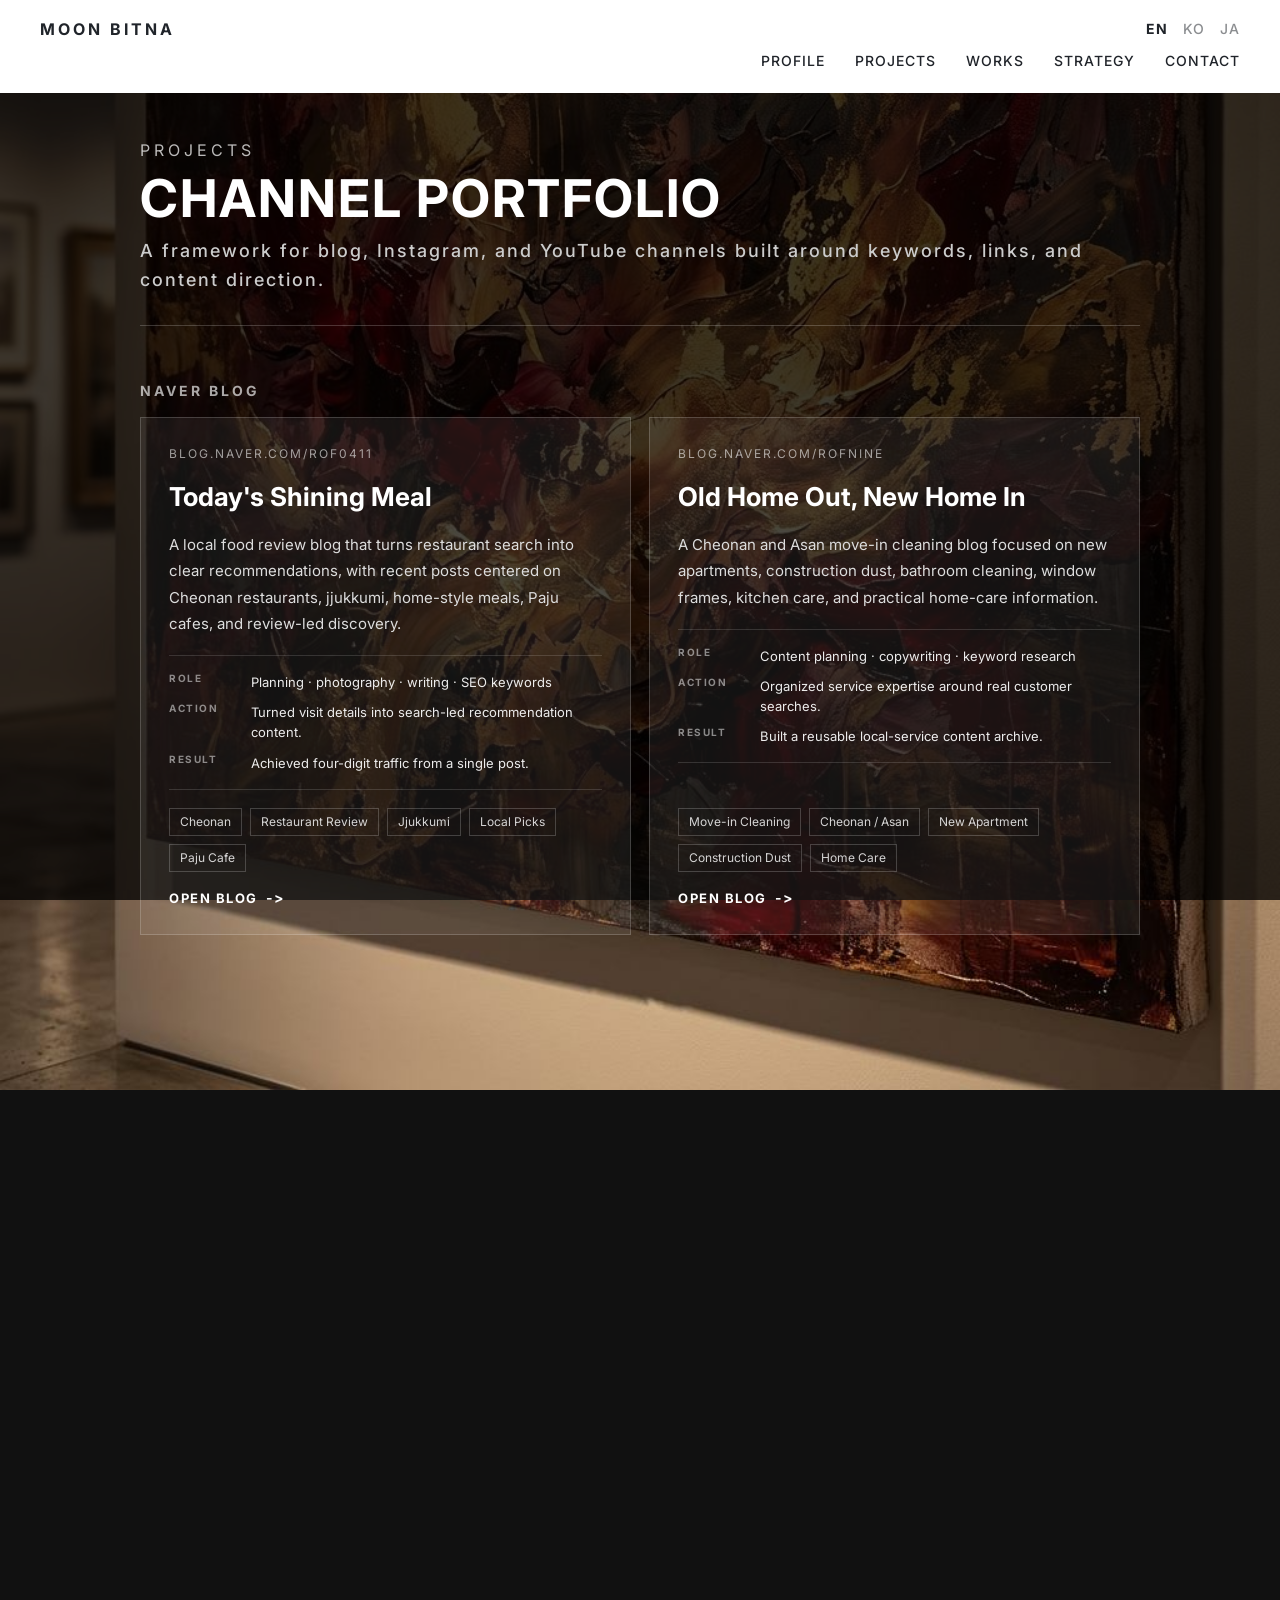
<file: projects.html>
﻿<!DOCTYPE html>
<html lang="en">
<head>
  <meta charset="UTF-8">
  <meta name="viewport" content="width=device-width, initial-scale=1.0">
  <title>PROJECTS | MOON BITNA</title>
  <link rel="preconnect" href="https://fonts.googleapis.com">
  <link rel="preconnect" href="https://fonts.gstatic.com" crossorigin>
  <link href="https://fonts.googleapis.com/css2?family=Inter:wght@400;500;700&family=Noto+Sans+KR:wght@400;500;700&display=swap" rel="stylesheet">
  <link rel="stylesheet" href="style.css">
  <style>
    html, body {
      height: auto !important;
      min-height: 100%;
      overflow-y: auto !important;
      overflow-x: hidden !important;
      -ms-overflow-style: none;
      scrollbar-width: none;
    }

    html::-webkit-scrollbar,
    body::-webkit-scrollbar {
      display: none;
    }

    body {
      background-color: #111;
      margin: 0;
      padding: 0;
      background-image: url('assets/art_bg_1_1778838335925.jpg');
      background-size: cover;
      background-position: center;
      background-repeat: no-repeat;
      background-attachment: fixed;
      color: #fff;
    }

    .overlay {
      position: fixed;
      top: 0;
      left: 0;
      right: 0;
      bottom: 0;
      background-color: rgba(0, 0, 0, 0.76);
      z-index: 1;
    }

    .content-wrapper {
      position: relative;
      z-index: 2;
      width: 100%;
      max-width: 1080px;
      margin: 0 auto;
      padding: 140px 40px 100px;
      text-align: left;
    }

    .projects-header {
      margin-bottom: 54px;
      border-bottom: 1px solid rgba(255, 255, 255, 0.2);
      padding-bottom: 30px;
    }

    .page-title {
      font-size: 16px;
      letter-spacing: 4px;
      color: rgba(255, 255, 255, 0.72);
      margin-bottom: 10px;
      font-weight: 400;
    }

    .project-name {
      font-size: clamp(36px, 5vw, 52px);
      font-weight: 700;
      letter-spacing: 2px;
      margin-bottom: 10px;
      line-height: 1.1;
    }

    .project-role {
      font-size: 18px;
      letter-spacing: 2px;
      color: #ccc;
      font-weight: 500;
      line-height: 1.6;
    }

    .project-section {
      margin-top: 56px;
    }

    .section-title {
      font-size: 14px;
      letter-spacing: 3px;
      color: rgba(255, 255, 255, 0.65);
      margin-bottom: 18px;
      text-transform: uppercase;
    }

    .project-grid {
      display: grid;
      grid-template-columns: repeat(2, minmax(0, 1fr));
      gap: 18px;
    }

    .project-grid.single {
      grid-template-columns: 1fr;
    }

    .project-card {
      min-height: 260px;
      padding: 28px;
      border: 1px solid rgba(255, 255, 255, 0.18);
      background: rgba(255, 255, 255, 0.07);
      backdrop-filter: blur(14px);
      -webkit-backdrop-filter: blur(14px);
      display: flex;
      flex-direction: column;
      gap: 18px;
      transition: border-color 0.25s ease, background-color 0.25s ease, transform 0.25s ease;
    }

    .project-card:hover {
      border-color: rgba(255, 255, 255, 0.45);
      background: rgba(255, 255, 255, 0.11);
      transform: translateY(-2px);
    }

    .card-kicker {
      font-size: 12px;
      letter-spacing: 2px;
      color: rgba(255, 255, 255, 0.58);
      text-transform: uppercase;
    }

    .card-title {
      font-size: 26px;
      line-height: 1.35;
      font-weight: 700;
      word-break: keep-all;
    }

    .card-copy {
      color: #ddd;
      font-size: 15px;
      line-height: 1.75;
      word-break: keep-all;
    }

    .keyword-list {
      display: flex;
      flex-wrap: wrap;
      gap: 8px;
      margin-top: auto;
    }

    .keyword-list span {
      display: inline-flex;
      align-items: center;
      min-height: 28px;
      padding: 5px 10px;
      border: 1px solid rgba(255, 255, 255, 0.2);
      color: rgba(255, 255, 255, 0.82);
      font-size: 12px;
      letter-spacing: 0;
      line-height: 1.3;
    }

    .project-link {
      display: inline-flex;
      width: fit-content;
      align-items: center;
      gap: 8px;
      color: #fff;
      font-size: 13px;
      font-weight: 700;
      letter-spacing: 1.5px;
      text-transform: uppercase;
    }

    .project-link::after {
      content: '->';
      font-size: 14px;
      line-height: 1;
    }

    .case-summary {
      display: grid;
      gap: 10px;
      padding: 16px 0;
      border-top: 1px solid rgba(255, 255, 255, 0.14);
      border-bottom: 1px solid rgba(255, 255, 255, 0.14);
    }

    .case-row {
      display: grid;
      grid-template-columns: 68px minmax(0, 1fr);
      gap: 14px;
      align-items: start;
    }

    .case-label {
      color: rgba(255, 255, 255, 0.5);
      font-size: 10px;
      font-weight: 700;
      letter-spacing: 1.5px;
      text-transform: uppercase;
    }

    .case-value {
      color: rgba(255, 255, 255, 0.92);
      font-size: 13px;
      line-height: 1.55;
      word-break: keep-all;
    }

    @media (max-width: 768px) {
      .content-wrapper {
        padding: 180px 22px 72px;
      }

      .project-grid {
        grid-template-columns: 1fr;
      }

      .project-card {
        min-height: auto;
        padding: 22px;
      }

      .card-title {
        font-size: 22px;
      }
    }
  </style>
</head>
<body>
  <div class="overlay"></div>

  <header class="site-header">
    <div class="logo">
      <a href="index.html">MOON BITNA</a>
    </div>
    <div class="header-right">
      <div class="lang-switch">
        <a href="#" class="active" onclick="setLang('en'); return false;">EN</a>
        <a href="#" onclick="setLang('ko'); return false;">KO</a>
        <a href="#" onclick="setLang('ja'); return false;">JA</a>
      </div>
      <nav class="nav-links">
        <a href="index.html#slide-1" class="i18n" data-en="PROFILE" data-ko="프로필" data-ja="プロフィール">PROFILE</a>
        <a href="index.html#slide-2" class="i18n" data-en="PROJECTS" data-ko="프로젝트" data-ja="プロジェクト">PROJECTS</a>
        <a href="index.html#slide-3" class="i18n" data-en="WORKS" data-ko="작업물" data-ja="ワークス">WORKS</a>
        <a href="index.html#slide-4" class="i18n" data-en="STRATEGY" data-ko="전략" data-ja="戦略">STRATEGY</a>
        <a href="index.html#slide-5" class="i18n" data-en="CONTACT" data-ko="연락처" data-ja="連絡先">CONTACT</a>
      </nav>
    </div>
  </header>

  <main class="content-wrapper">
    <section class="projects-header reveal-up">
      <h1 class="page-title i18n" data-en="PROJECTS" data-ko="프로젝트" data-ja="プロジェクト">PROJECTS</h1>
      <h2 class="project-name i18n" data-en="CHANNEL PORTFOLIO" data-ko="채널 포트폴리오" data-ja="チャンネルポートフォリオ">CHANNEL PORTFOLIO</h2>
      <p class="project-role i18n" data-en="A framework for blog, Instagram, and YouTube channels built around keywords, links, and content direction." data-ko="블로그, 인스타그램, 유튜브 채널을 키워드와 링크, 콘텐츠 방향으로 정리한 상세페이지 틀입니다." data-ja="ブログ、Instagram、YouTubeチャンネルをキーワード、リンク、コンテンツ方向で整理した詳細ページの枠組みです。">A framework for blog, Instagram, and YouTube channels built around keywords, links, and content direction.</p>
    </section>

    <section class="project-section reveal-up">
      <h3 class="section-title">Naver Blog</h3>
      <div class="project-grid reveal-stagger">
        <article class="project-card reveal-up">
          <p class="card-kicker">blog.naver.com/rof0411</p>
          <h4 class="card-title i18n" data-en="Today's Shining Meal" data-ko="오늘의 빛나는 한 끼" data-ja="今日の輝く一食">Today's Shining Meal</h4>
          <p class="card-copy i18n" data-en="A local food review blog that turns restaurant search into clear recommendations, with recent posts centered on Cheonan restaurants, jjukkumi, home-style meals, Paju cafes, and review-led discovery." data-ko="맛집 검색을 명확한 추천으로 바꾸는 로컬 맛집 리뷰 블로그입니다. 최근 글은 천안 맛집, 주꾸미, 집밥형 식당, 파주 카페, 리뷰 기반 탐색을 중심으로 구성되어 있습니다." data-ja="飲食店検索をわかりやすい推薦に変えるローカルグルメレビューブログです。最近の記事は天安グルメ、チュクミ、家庭的な食堂、坡州カフェ、レビュー型の発見を中心に構成されています。">A local food review blog that turns restaurant search into clear recommendations, with recent posts centered on Cheonan restaurants, jjukkumi, home-style meals, Paju cafes, and review-led discovery.</p>
          <div class="keyword-list" aria-label="Keywords">
            <span>Cheonan</span>
            <span>Restaurant Review</span>
            <span>Jjukkumi</span>
            <span>Local Picks</span>
            <span>Paju Cafe</span>
          </div>
          <a class="project-link i18n" href="https://blog.naver.com/rof0411" target="_blank" rel="noopener noreferrer" data-en="Open Blog" data-ko="블로그 보기" data-ja="ブログを見る">Open Blog</a>
        </article>

        <article class="project-card reveal-up">
          <p class="card-kicker">blog.naver.com/rofnine</p>
          <h4 class="card-title i18n" data-en="Old Home Out, New Home In" data-ko="헌 집 줄게, 새 집 다오" data-ja="古い家から新しい家へ">Old Home Out, New Home In</h4>
          <p class="card-copy i18n" data-en="A Cheonan and Asan move-in cleaning blog focused on new apartments, construction dust, bathroom cleaning, window frames, kitchen care, and practical home-care information." data-ko="천안과 아산 입주청소를 중심으로 신축 아파트, 공사분진, 욕실청소, 창틀청소, 주방관리, 홈케어 정보를 정리하는 블로그입니다." data-ja="天安と牙山の入居清掃を中心に、新築マンション、工事粉じん、浴室清掃、窓枠清掃、キッチン管理、ホームケア情報を整理するブログです。">A Cheonan and Asan move-in cleaning blog focused on new apartments, construction dust, bathroom cleaning, window frames, kitchen care, and practical home-care information.</p>
          <div class="keyword-list" aria-label="Keywords">
            <span>Move-in Cleaning</span>
            <span>Cheonan / Asan</span>
            <span>New Apartment</span>
            <span>Construction Dust</span>
            <span>Home Care</span>
          </div>
          <a class="project-link i18n" href="https://blog.naver.com/rofnine" target="_blank" rel="noopener noreferrer" data-en="Open Blog" data-ko="블로그 보기" data-ja="ブログを見る">Open Blog</a>
        </article>
      </div>
    </section>

    <section class="project-section reveal-up">
      <h3 class="section-title">Instagram</h3>
      <div class="project-grid single reveal-stagger">
        <article class="project-card reveal-up">
          <p class="card-kicker">@real_hoo_ki</p>
          <h4 class="card-title i18n" data-en="Bitna's Instagram Channel" data-ko="빛나의 인스타그램 채널" data-ja="ビンナのInstagramチャンネル">Bitna's Instagram Channel</h4>
          <p class="card-copy i18n" data-en="A personal SNS channel organized from public profile metadata: Bitna, Instagram photos and videos, followers, following, posts, and everyday visual updates." data-ko="공개 프로필 메타데이터를 기준으로 정리한 개인 SNS 채널입니다. 빛나, Instagram photos and videos, 팔로워, 팔로잉, 게시물, 일상형 비주얼 업데이트를 키워드로 둡니다." data-ja="公開プロフィールメタデータをもとに整理した個人SNSチャンネルです。ビンナ、Instagram photos and videos、フォロワー、フォロー中、投稿、日常型ビジュアル更新をキーワードにします。">A personal SNS channel organized from public profile metadata: Bitna, Instagram photos and videos, followers, following, posts, and everyday visual updates.</p>
          <div class="keyword-list" aria-label="Keywords">
            <span>Bitna</span>
            <span>Instagram Photos</span>
            <span>Personal SNS</span>
            <span>Visual Updates</span>
          </div>
          <a class="project-link i18n" href="https://www.instagram.com/real_hoo_ki/" target="_blank" rel="noopener noreferrer" data-en="Open Instagram" data-ko="인스타그램 보기" data-ja="Instagramを見る">Open Instagram</a>
        </article>
      </div>
    </section>

    <section class="project-section reveal-up">
      <h3 class="section-title">YouTube</h3>
      <div class="project-grid single reveal-stagger">
        <article class="project-card reveal-up">
          <p class="card-kicker">youtube.com/channel</p>
          <h4 class="card-title i18n" data-en="Bitna's YouTube Channel" data-ko="빛나의 유튜브 채널" data-ja="ビンナのYouTubeチャンネル">Bitna's YouTube Channel</h4>
          <p class="card-copy i18n" data-en="A video channel framed around the public description: Hi hello follow me, a day in the life of someone who likes thrilling moments, video, daily content, and creator-led sharing." data-ko="공개 설명인 'Hi hello follow me'와 '짜릿한 걸 좋아하는 인간의 하루'를 바탕으로 영상, 일상 콘텐츠, 크리에이터형 공유를 중심 키워드로 잡습니다." data-ja="公開説明の「Hi hello follow me」と「刺激的なことが好きな人の一日」をもとに、動画、日常コンテンツ、クリエイター型の共有を中心キーワードにします。">A video channel framed around the public description: Hi hello follow me, a day in the life of someone who likes thrilling moments, video, daily content, and creator-led sharing.</p>
          <div class="keyword-list" aria-label="Keywords">
            <span>Bitna</span>
            <span>Follow Me</span>
            <span>Daily Video</span>
            <span>Thrilling Moments</span>
            <span>YouTube</span>
          </div>
          <a class="project-link i18n" href="https://youtube.com/channel/UCWoeEIxSUqy7-MSb45lcRIA?si=YnE1lsY68cLoc8mZ" target="_blank" rel="noopener noreferrer" data-en="Open YouTube" data-ko="유튜브 보기" data-ja="YouTubeを見る">Open YouTube</a>
        </article>
      </div>
    </section>
  </main>

  <script src="script.js"></script>
  <script>
    const supportedLangs = ['en', 'ko', 'ja'];

    function normalizeLang(lang) {
      return supportedLangs.includes(lang) ? lang : 'en';
    }

    function getInitialLang() {
      try {
        return normalizeLang(localStorage.getItem('moonBitnaLang'));
      } catch (error) {
        return 'en';
      }
    }

    function setLang(lang) {
      lang = normalizeLang(lang);

      try {
        localStorage.setItem('moonBitnaLang', lang);
      } catch (error) {
        // Continue without persistence if localStorage is unavailable.
      }

      document.documentElement.lang = lang;

      document.querySelectorAll('.lang-switch a').forEach(el => {
        el.classList.remove('active');
        if (el.textContent.toLowerCase() === lang) {
          el.classList.add('active');
        }
      });

      document.querySelectorAll('.i18n').forEach(el => {
        if (el.dataset[lang]) {
          el.textContent = el.dataset[lang];
        }
      });

      if (lang === 'ko') {
        document.body.style.fontFamily = "var(--font-ko), sans-serif";
      } else {
        document.body.style.fontFamily = "var(--font-en), sans-serif";
      }
    }

    const projectCases = [
      {
        role: { en: 'Planning · photography · writing · SEO keywords', ko: '기획 · 촬영 · 글 작성 · SEO 키워드 설계', ja: '企画・撮影・執筆・SEOキーワード設計' },
        action: { en: 'Turned visit details into search-led recommendation content.', ko: '방문 정보를 검색형 추천 콘텐츠로 구조화했습니다.', ja: '訪問情報を検索型の推薦コンテンツに構成しました。' },
        result: { en: 'Achieved four-digit traffic from a single post.', ko: '단일 포스팅 네 자릿수 유입을 달성했습니다.', ja: '1記事で4桁の流入を達成しました。' }
      },
      {
        role: { en: 'Content planning · copywriting · keyword research', ko: '콘텐츠 기획 · 카피 작성 · 키워드 조사', ja: 'コンテンツ企画・コピー作成・キーワード調査' },
        action: { en: 'Organized service expertise around real customer searches.', ko: '실제 고객 검색 질문을 중심으로 서비스 정보를 정리했습니다.', ja: '実際の顧客検索を中心にサービス情報を整理しました。' },
        result: { en: 'Built a reusable local-service content archive.', ko: '지역 서비스용 콘텐츠 아카이브를 구축했습니다.', ja: '地域サービス向けコンテンツアーカイブを構築しました。' }
      },
      {
        role: { en: 'Concept · visual direction · caption writing', ko: '콘셉트 · 비주얼 디렉션 · 캡션 작성', ja: 'コンセプト・ビジュアル設計・文章作成' },
        action: { en: 'Translated everyday moments into a consistent visual feed.', ko: '일상의 순간을 일관된 비주얼 피드로 구성했습니다.', ja: '日常の瞬間を一貫したビジュアルフィードにしました。' },
        result: { en: 'Curated 8 representative feed works.', ko: '대표 피드 작업물 8개를 선별했습니다.', ja: '代表フィード作品8点を選定しました。' }
      },
      {
        role: { en: 'Planning · shooting · editing · publishing', ko: '기획 · 촬영 · 편집 · 업로드', ja: '企画・撮影・編集・公開' },
        action: { en: 'Designed short-form hooks around daily and psychology themes.', ko: '일상과 심리 주제로 쇼츠의 도입 훅을 설계했습니다.', ja: '日常と心理テーマでShortsの導入フックを設計しました。' },
        result: { en: 'Recorded 10K+ accumulated Shorts views.', ko: '쇼츠 누적 조회수 1만 회 이상을 기록했습니다.', ja: 'Shorts累計1万回以上の再生を記録しました。' }
      }
    ];

    document.querySelectorAll('.project-card').forEach((card, index) => {
      const item = projectCases[index];
      if (!item) return;
      const summary = document.createElement('div');
      summary.className = 'case-summary';
      summary.innerHTML = ['role', 'action', 'result'].map(key => `
        <div class="case-row">
          <span class="case-label">${key.toUpperCase()}</span>
          <span class="case-value i18n" data-en="${item[key].en}" data-ko="${item[key].ko}" data-ja="${item[key].ja}">${item[key].en}</span>
        </div>
      `).join('');
      card.querySelector('.keyword-list').before(summary);
    });

    setLang(getInitialLang());

  </script>
</body>
</html>
</file>
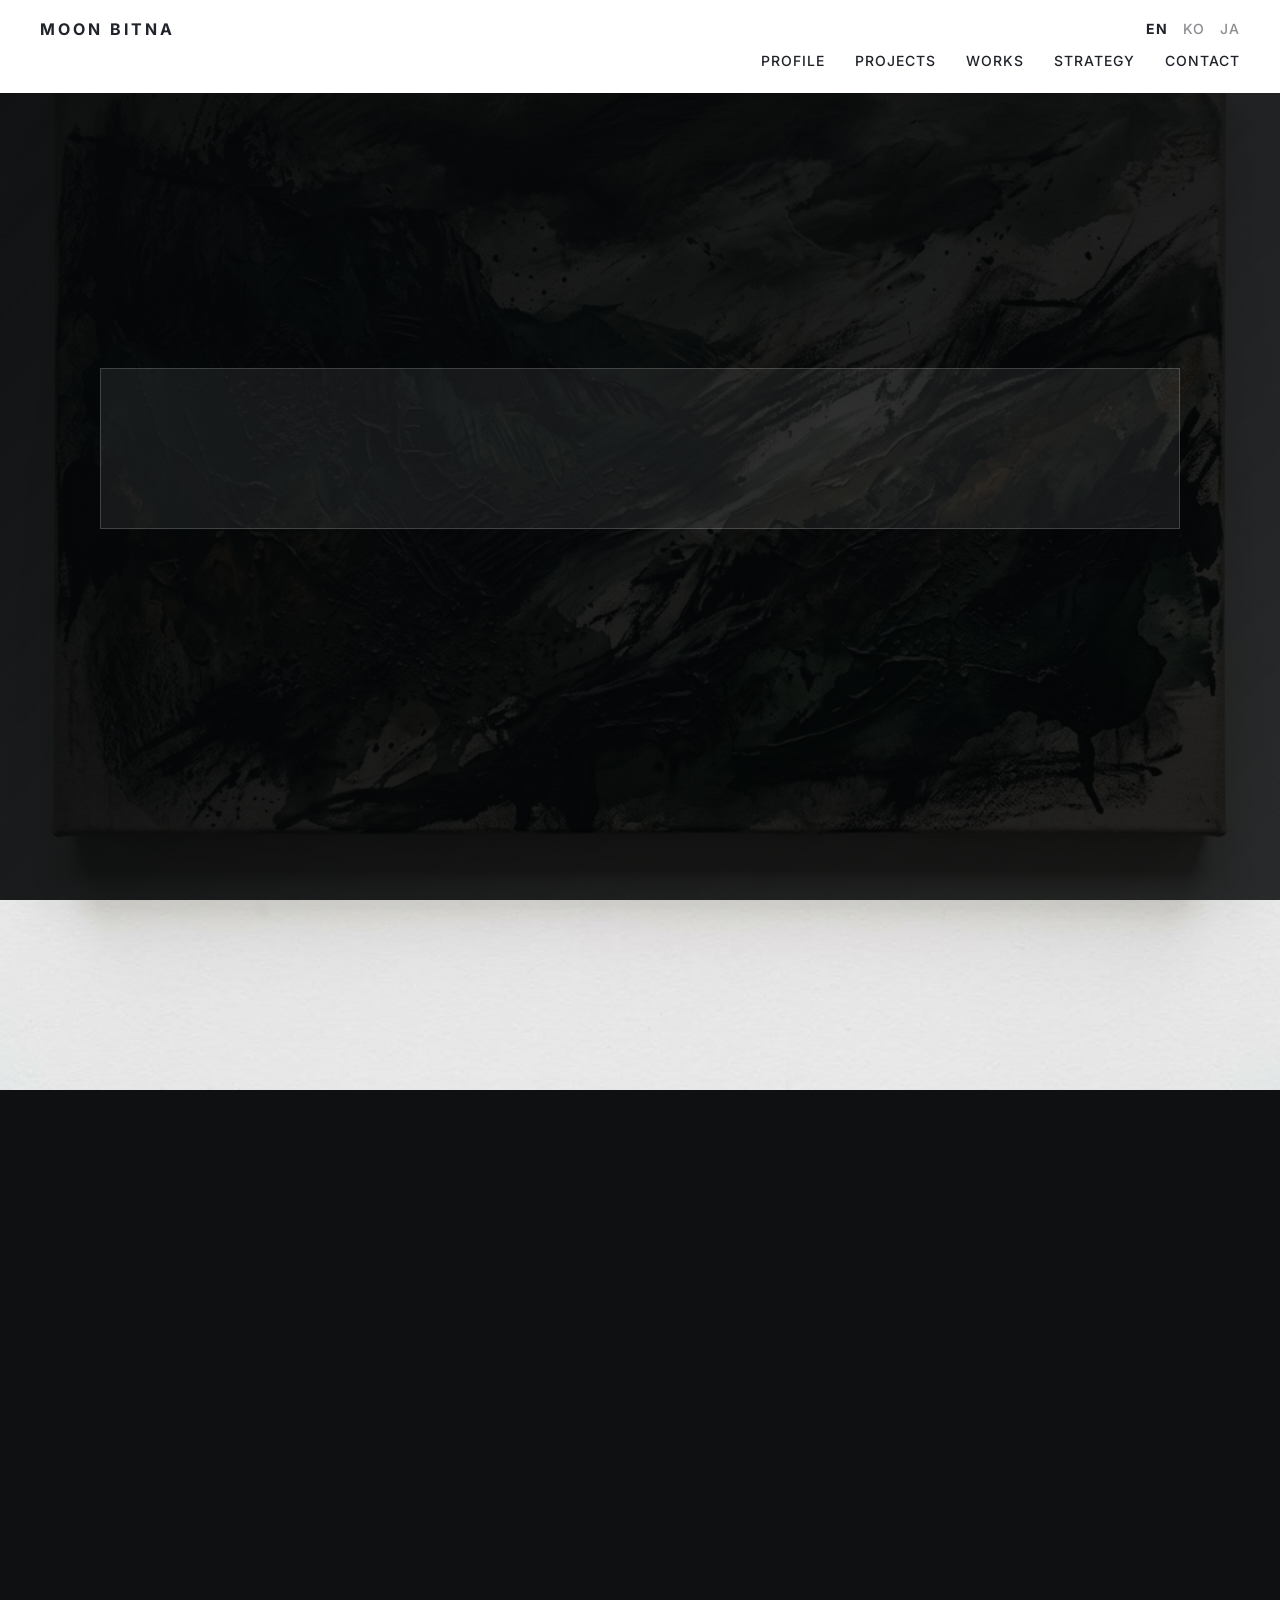
<file: strategy.html>
﻿<!DOCTYPE html>
<html lang="en">
<head>
  <meta charset="UTF-8">
  <meta name="viewport" content="width=device-width, initial-scale=1.0">
  <title>STRATEGY | MOON BITNA</title>
  <link rel="preconnect" href="https://fonts.googleapis.com">
  <link rel="preconnect" href="https://fonts.gstatic.com" crossorigin>
  <link href="https://fonts.googleapis.com/css2?family=Inter:wght@400;500;700;800&family=Noto+Sans+KR:wght@400;500;700;800&display=swap" rel="stylesheet">
  <link rel="stylesheet" href="style.css">
  <style>
    html,
    body {
      min-height: 100%;
      height: auto !important;
      overflow-y: auto !important;
      overflow-x: hidden !important;
      -ms-overflow-style: none;
      scrollbar-width: none;
    }

    html::-webkit-scrollbar,
    body::-webkit-scrollbar {
      display: none;
    }

    body {
      margin: 0;
      background: #0f1011 url('assets/art_bg_3_1778838367825.jpg') center / cover fixed no-repeat;
      color: #fff;
    }

    .overlay {
      position: fixed;
      inset: 0;
      z-index: 1;
      background:
        linear-gradient(135deg, rgba(5, 7, 8, 0.92), rgba(5, 7, 8, 0.68)),
        rgba(0, 0, 0, 0.5);
    }

    .strategy-page {
      position: relative;
      z-index: 2;
      max-width: 1160px;
      margin: 0 auto;
      padding: 140px 40px 90px;
    }

    .hero {
      border-bottom: 1px solid rgba(255, 255, 255, 0.18);
      padding-bottom: 30px;
      margin-bottom: 24px;
    }

    .eyebrow {
      margin-bottom: 14px;
      color: rgba(255, 255, 255, 0.62);
      font-size: 14px;
      letter-spacing: 3px;
      text-transform: uppercase;
    }

    .hero-title {
      max-width: 780px;
      margin-bottom: 16px;
      font-size: clamp(36px, 5.5vw, 58px);
      line-height: 1.08;
      letter-spacing: 1px;
      word-break: keep-all;
    }

    .hero-copy {
      max-width: 820px;
      color: rgba(255, 255, 255, 0.78);
      font-size: 17px;
      line-height: 1.75;
      word-break: keep-all;
    }

    .kpi-strip {
      display: grid;
      grid-template-columns: repeat(6, minmax(0, 1fr));
      border: 1px solid rgba(255, 255, 255, 0.18);
      background: rgba(255, 255, 255, 0.07);
      margin: 28px 0 44px;
    }

    .kpi {
      min-height: 138px;
      padding: 20px 16px;
      border-right: 1px solid rgba(255, 255, 255, 0.14);
    }

    .kpi:last-child {
      border-right: 0;
    }

    .kpi strong {
      display: block;
      color: #f5c36a;
      font-size: clamp(28px, 4vw, 48px);
      line-height: 1;
      margin-bottom: 12px;
    }

    .kpi span {
      display: block;
      color: rgba(255, 255, 255, 0.82);
      font-size: 13px;
      line-height: 1.5;
      word-break: keep-all;
    }

    .section-head {
      display: flex;
      align-items: end;
      justify-content: space-between;
      gap: 20px;
      margin: 0 0 18px;
    }

    .section-title {
      font-size: clamp(26px, 3.5vw, 42px);
      letter-spacing: 1px;
      word-break: keep-all;
    }

    .section-note {
      max-width: 440px;
      color: rgba(255, 255, 255, 0.62);
      font-size: 14px;
      line-height: 1.7;
      text-align: right;
      word-break: keep-all;
    }

    .timeline {
      display: grid;
      grid-template-columns: repeat(2, minmax(0, 1fr));
      gap: 18px;
      margin-bottom: 44px;
    }

    .timeline-card {
      border: 1px solid rgba(255, 255, 255, 0.18);
      background: rgba(255, 255, 255, 0.07);
      padding: 24px;
      min-width: 0;
    }

    .period {
      display: inline-flex;
      margin-bottom: 16px;
      border: 1px solid rgba(132, 210, 199, 0.38);
      padding: 6px 10px;
      color: #84d2c7;
      font-size: 12px;
      font-weight: 800;
      letter-spacing: 1.3px;
      text-transform: uppercase;
    }

    .timeline-card h3 {
      margin-bottom: 14px;
      font-size: 24px;
      line-height: 1.35;
      word-break: keep-all;
    }

    .timeline-card p {
      color: rgba(255, 255, 255, 0.76);
      font-size: 15px;
      line-height: 1.75;
      word-break: keep-all;
    }

    .bar-list {
      display: grid;
      gap: 12px;
      margin-top: 22px;
    }

    .bar-row {
      display: grid;
      grid-template-columns: 124px minmax(0, 1fr) 60px;
      gap: 12px;
      align-items: center;
      color: rgba(255, 255, 255, 0.74);
      font-size: 13px;
    }

    .bar-track {
      height: 9px;
      overflow: hidden;
      background: rgba(255, 255, 255, 0.12);
    }

    .bar-fill {
      height: 100%;
      background: linear-gradient(90deg, #84d2c7, #f5c36a);
    }

    .process-grid {
      display: grid;
      grid-template-columns: repeat(4, minmax(0, 1fr));
      gap: 14px;
    }

    .process-card {
      position: relative;
      min-height: 184px;
      border: 1px solid rgba(255, 255, 255, 0.18);
      background: rgba(255, 255, 255, 0.07);
      padding: 22px;
    }

    .process-card::before {
      content: attr(data-step);
      display: inline-flex;
      margin-bottom: 34px;
      color: #f5c36a;
      font-size: 13px;
      font-weight: 800;
      letter-spacing: 1.5px;
    }

    .process-card h3 {
      margin-bottom: 10px;
      font-size: 19px;
      line-height: 1.35;
      word-break: keep-all;
    }

    .process-card p {
      color: rgba(255, 255, 255, 0.72);
      font-size: 14px;
      line-height: 1.65;
      word-break: keep-all;
    }

    .skill-wall {
      display: grid;
      grid-template-columns: repeat(3, minmax(0, 1fr));
      gap: 10px;
      margin-top: 18px;
    }

    .skill-title {
      margin-top: 28px;
      color: rgba(255, 255, 255, 0.9);
      font-size: 20px;
      letter-spacing: 1px;
      word-break: keep-all;
    }

    .skill-wall span {
      border: 1px solid rgba(255, 255, 255, 0.18);
      background: rgba(255, 255, 255, 0.06);
      padding: 13px 14px;
      color: rgba(255, 255, 255, 0.84);
      font-size: 14px;
      line-height: 1.45;
      word-break: keep-all;
    }

    @media (max-width: 1080px) {
      .kpi-strip,
      .process-grid,
      .skill-wall {
        grid-template-columns: repeat(2, minmax(0, 1fr));
      }

      .kpi {
        border-right: 0;
        border-bottom: 1px solid rgba(255, 255, 255, 0.14);
      }
    }

    @media (max-width: 768px) {
      .site-header {
        padding-left: 12px;
        padding-right: 12px;
        overflow: hidden;
      }

      .header-right {
        width: 100%;
      }

      .nav-links {
        width: 100%;
        max-width: 340px;
        gap: 10px;
        font-size: 11px;
      }

      .strategy-page {
        width: 100vw;
        max-width: 100vw;
        padding: 180px 14px 72px;
      }

      .kpi-strip,
      .timeline,
      .process-grid,
      .skill-wall {
        grid-template-columns: 1fr;
      }

      .section-head {
        display: block;
      }

      .section-note {
        margin-top: 10px;
        text-align: left;
      }

      .bar-row {
        grid-template-columns: 94px minmax(0, 1fr) 46px;
      }

      .hero-copy,
      .timeline-card p,
      .process-card p {
        word-break: normal;
        overflow-wrap: anywhere;
      }
    }
  </style>
</head>
<body>
  <div class="overlay"></div>

  <header class="site-header">
    <div class="logo"><a href="index.html">MOON BITNA</a></div>
    <div class="header-right">
      <div class="lang-switch">
        <a href="#" data-lang="en" class="active">EN</a>
        <a href="#" data-lang="ko">KO</a>
        <a href="#" data-lang="ja">JA</a>
      </div>
      <nav class="nav-links">
        <a href="index.html#slide-1" class="i18n" data-en="PROFILE" data-ko="프로필" data-ja="プロフィール">PROFILE</a>
        <a href="index.html#slide-2" class="i18n" data-en="PROJECTS" data-ko="프로젝트" data-ja="プロジェクト">PROJECTS</a>
        <a href="index.html#slide-3" class="i18n" data-en="WORKS" data-ko="작업물" data-ja="作品">WORKS</a>
        <a href="index.html#slide-4" class="i18n" data-en="STRATEGY" data-ko="전략" data-ja="戦略">STRATEGY</a>
        <a href="index.html#slide-5" class="i18n" data-en="CONTACT" data-ko="연락처" data-ja="連絡先">CONTACT</a>
      </nav>
    </div>
  </header>

  <main class="strategy-page">
    <section class="hero reveal-up">
      <p class="eyebrow i18n" data-en="CAREER IMPACT" data-ko="커리어 성과" data-ja="キャリア成果">CAREER IMPACT</p>
      <h1 class="hero-title i18n" data-en="Impact Map" data-ko="성과 지도" data-ja="成果マップ">Impact Map</h1>
      <p class="hero-copy i18n" data-en="A compact view of how program operation, data standards, and participation management turned into measurable results." data-ko="사업 운영, 데이터 기준 정리, 참여 흐름 관리가 어떻게 측정 가능한 성과로 이어졌는지 보여주는 인포그래픽입니다." data-ja="事業運営、データ基準の整理、参加フロー管理がどのように測定可能な成果へつながったかを示すインフォグラフィックです。">A compact view of how program operation, data standards, and participation management turned into measurable results.</p>
    </section>

    <section class="kpi-strip reveal-stagger" aria-label="Career metrics">
      <article class="kpi reveal-up"><strong>12</strong><span class="i18n" data-en="project groups operated or supported" data-ko="운영 및 지원 사업단" data-ja="運営・支援した事業団">project groups operated or supported</span></article>
      <article class="kpi reveal-up"><strong>832M</strong><span class="i18n" data-en="KRW total project scale handled" data-ko="총 사업비 규모" data-ja="総事業費規模">KRW total project scale handled</span></article>
      <article class="kpi reveal-up"><strong>+3%</strong><span class="i18n" data-en="performance indicator improvement contribution" data-ko="성과지표 달성률 향상 기여" data-ja="成果指標達成率の向上に貢献">performance indicator improvement contribution</span></article>
      <article class="kpi reveal-up"><strong>95%</strong><span class="i18n" data-en="overall training completion rate" data-ko="전체 연수 수료율" data-ja="全体研修修了率">overall training completion rate</span></article>
      <article class="kpi reveal-up"><strong>70%</strong><span class="i18n" data-en="overall overseas employment rate" data-ko="전체 해외취업률" data-ja="全体海外就職率">overall overseas employment rate</span></article>
      <article class="kpi reveal-up"><strong>19/20</strong><span class="i18n" data-en="trainees completed across both tracks" data-ko="호텔외식·스킨스쿠버 통합 수료 인원" data-ja="ホテル外食・スキューバ統合修了人数">trainees completed across both tracks</span></article>
    </section>

    <section class="reveal-up">
      <div class="section-head">
        <h2 class="section-title i18n" data-en="Two Roles, One Pattern" data-ko="두 경력, 하나의 방식" data-ja="二つの経歴、一つの方式">Two Roles, One Pattern</h2>
        <p class="section-note i18n" data-en="The same working pattern appears in both roles: organize standards, track flow, and connect operation to results." data-ko="두 경력 모두 기준을 정리하고 흐름을 추적한 뒤 운영을 성과로 연결한 구조입니다." data-ja="二つの経歴はいずれも、基準を整理し、流れを追跡し、運営を成果につなげた構造です。">The same working pattern appears in both roles: organize standards, track flow, and connect operation to results.</p>
      </div>
      <div class="timeline reveal-stagger">
        <article class="timeline-card reveal-up">
          <span class="period i18n" data-en="Hoseo University | 2023.1 - 2023.12" data-ko="호서대학교 | 2023.1 - 2023.12" data-ja="湖西大学 | 2023.1 - 2023.12">Hoseo University | 2023.1 - 2023.12</span>
          <h3 class="i18n" data-en="Standardized project indicators." data-ko="사업단 성과지표를 표준화했습니다." data-ja="事業団の成果指標を標準化しました。">Standardized project indicators.</h3>
          <p class="i18n" data-en="Supported 10 specialized project groups, reviewed budget execution, organized evaluation data, and helped unify quantitative criteria such as enrollment, employment, and dropout indicators." data-ko="10개 특성화 사업단 운영을 지원하고 사업비 집행 검토, 평가자료 정리, 재학률·취업률·중도탈락률 등 정량 지표 기준 통일을 담당했습니다." data-ja="10の特性化事業団の運営を支援し、事業費執行確認、評価資料整理、在学率・就職率・中途離脱率などの定量指標基準の統一を担当しました。">Supported 10 specialized project groups, reviewed budget execution, organized evaluation data, and helped unify quantitative criteria such as enrollment, employment, and dropout indicators.</p>
          <div class="bar-list">
            <div class="bar-row"><span class="i18n" data-en="Project scale" data-ko="사업 규모" data-ja="事業規模">Project scale</span><div class="bar-track"><div class="bar-fill" style="width: 100%;"></div></div><span>568M</span></div>
            <div class="bar-row"><span class="i18n" data-en="Groups" data-ko="사업단" data-ja="事業団">Groups</span><div class="bar-track"><div class="bar-fill" style="width: 84%;"></div></div><span>10</span></div>
            <div class="bar-row"><span class="i18n" data-en="Indicator lift" data-ko="지표 향상" data-ja="指標向上">Indicator lift</span><div class="bar-track"><div class="bar-fill" style="width: 62%;"></div></div><span>+3%</span></div>
          </div>
        </article>
        <article class="timeline-card reveal-up">
          <span class="period i18n" data-en="Baekseok Culture University | 2024.11 - 2025.6" data-ko="백석문화대학교 | 2024.11 - 2025.6" data-ja="白石文化大学 | 2024.11 - 2025.6">Baekseok Culture University | 2024.11 - 2025.6</span>
          <h3 class="i18n" data-en="Managed training into employment results." data-ko="연수 운영을 취업 성과로 연결했습니다." data-ja="研修運営を就職成果につなげました。">Managed training into employment results.</h3>
          <p class="i18n" data-en="Operated two overseas-employment training tracks, including recruitment, selection, WorldJob registration, attendance management, payment support, reporting, and inspection-response materials." data-ko="해외취업연수 2개 과정에서 모집·선발, 월드잡 등록, 출결 관리, 지급 지원, 결과보고, 점검 대응 자료 정리를 맡았습니다." data-ja="海外就職研修2課程で、募集・選抜、WorldJob登録、出欠管理、支給支援、結果報告、点検対応資料の整理を担当しました。">Operated two overseas-employment training tracks, including recruitment, selection, WorldJob registration, attendance management, payment support, reporting, and inspection-response materials.</p>
          <div class="bar-list">
            <div class="bar-row"><span class="i18n" data-en="Hotel track" data-ko="호텔외식" data-ja="ホテル外食">Hotel track</span><div class="bar-track"><div class="bar-fill" style="width: 90%;"></div></div><span>90%</span></div>
            <div class="bar-row"><span class="i18n" data-en="Scuba track" data-ko="스킨스쿠버" data-ja="スキューバ">Scuba track</span><div class="bar-track"><div class="bar-fill" style="width: 100%;"></div></div><span>100%</span></div>
            <div class="bar-row"><span class="i18n" data-en="Combined completion" data-ko="통합 수료율" data-ja="統合修了率">Combined completion</span><div class="bar-track"><div class="bar-fill" style="width: 95%;"></div></div><span>95%</span></div>
            <div class="bar-row"><span class="i18n" data-en="Combined employment" data-ko="통합 취업률" data-ja="統合就職率">Combined employment</span><div class="bar-track"><div class="bar-fill" style="width: 70%;"></div></div><span>70%</span></div>
          </div>
        </article>
      </div>
    </section>

    <section class="reveal-up">
      <div class="section-head">
        <h2 class="section-title i18n" data-en="Operating Logic" data-ko="운영 로직" data-ja="運営ロジック">Operating Logic</h2>
        <p class="section-note i18n" data-en="A simple four-step loop connects administrative work to content and marketing strategy." data-ko="행정 실무에서 만든 4단계 흐름은 콘텐츠와 마케팅 전략에도 그대로 확장됩니다." data-ja="行政実務で作った4段階の流れは、コンテンツとマーケティング戦略にもそのまま拡張できます。">A simple four-step loop connects administrative work to content and marketing strategy.</p>
      </div>
      <div class="process-grid reveal-stagger">
        <article class="process-card reveal-up" data-step="01">
          <h3 class="i18n" data-en="Define Criteria" data-ko="기준 정리" data-ja="基準整理">Define Criteria</h3>
          <p class="i18n" data-en="Make scattered standards comparable." data-ko="흩어진 기준을 비교 가능한 형태로 정리합니다." data-ja="散らばった基準を比較可能な形に整理します。">Make scattered standards comparable.</p>
        </article>
        <article class="process-card reveal-up" data-step="02">
          <h3 class="i18n" data-en="Track Flow" data-ko="흐름 추적" data-ja="流れを追跡">Track Flow</h3>
          <p class="i18n" data-en="Follow attendance, execution, reports, and response data." data-ko="출결, 집행, 보고, 반응 데이터를 꾸준히 추적합니다." data-ja="出欠、執行、報告、反応データを継続的に追跡します。">Follow attendance, execution, reports, and response data.</p>
        </article>
        <article class="process-card reveal-up" data-step="03">
          <h3 class="i18n" data-en="Remove Friction" data-ko="문제 제거" data-ja="摩擦を減らす">Remove Friction</h3>
          <p class="i18n" data-en="Find schedule, data, and operation gaps before they affect outcomes." data-ko="일정, 자료, 운영의 빈틈이 성과에 영향을 주기 전에 정리합니다." data-ja="日程、資料、運営の隙間が成果に影響する前に整理します。">Find schedule, data, and operation gaps before they affect outcomes.</p>
        </article>
        <article class="process-card reveal-up" data-step="04">
          <h3 class="i18n" data-en="Show Results" data-ko="성과 제시" data-ja="成果提示">Show Results</h3>
          <p class="i18n" data-en="Turn work into numbers, summaries, and clear evidence." data-ko="업무 결과를 숫자, 요약, 근거로 보여줍니다." data-ja="業務結果を数字、要約、根拠として示します。">Turn work into numbers, summaries, and clear evidence.</p>
        </article>
      </div>
      <h3 class="skill-title i18n" data-en="Core Skills" data-ko="핵심 스킬" data-ja="コアスキル">Core Skills</h3>
      <div class="skill-wall reveal-stagger">
        <span class="i18n reveal-up" data-en="Performance indicator management" data-ko="성과지표 관리" data-ja="成果指標管理">Performance indicator management</span>
        <span class="i18n reveal-up" data-en="Budget execution review" data-ko="사업비 집행 검토" data-ja="事業費執行確認">Budget execution review</span>
        <span class="i18n reveal-up" data-en="Recruitment and attendance flow" data-ko="모집과 출결 흐름 관리" data-ja="募集と出欠フロー管理">Recruitment and attendance flow</span>
        <span class="i18n reveal-up" data-en="Evaluation data organization" data-ko="평가자료 데이터화" data-ja="評価資料のデータ化">Evaluation data organization</span>
        <span class="i18n reveal-up" data-en="Report and inspection response" data-ko="보고서 및 점검 대응" data-ja="報告書と点検対応">Report and inspection response</span>
        <span class="i18n reveal-up" data-en="Keyword and response thinking" data-ko="키워드와 반응 중심 사고" data-ja="キーワードと反応中心の思考">Keyword and response thinking</span>
      </div>
    </section>
  </main>

  <script src="script.js"></script>
  <script>
    const LANG_KEY = 'moonBitnaLang';
    const supportedLangs = ['en', 'ko', 'ja'];

    function normalizeLang(lang) {
      return supportedLangs.includes(lang) ? lang : 'en';
    }

    function getInitialLang() {
      try {
        return normalizeLang(localStorage.getItem(LANG_KEY));
      } catch (error) {
        return 'en';
      }
    }

    function setLang(lang) {
      const nextLang = normalizeLang(lang);
      try {
        localStorage.setItem(LANG_KEY, nextLang);
      } catch (error) {
        // Continue without persistence if localStorage is unavailable.
      }

      document.documentElement.lang = nextLang;
      document.body.style.fontFamily = nextLang === 'ko' ? "var(--font-ko)" : "var(--font-en)";
      document.querySelectorAll('.i18n').forEach(el => {
        const value = el.getAttribute(`data-${nextLang}`);
        if (value) el.textContent = value;
      });
      document.querySelectorAll('.lang-switch a').forEach(link => {
        link.classList.toggle('active', link.dataset.lang === nextLang);
      });
      document.title = `${nextLang === 'ko' ? '전략' : nextLang === 'ja' ? '戦略' : 'STRATEGY'} | MOON BITNA`;
    }

    document.querySelectorAll('.lang-switch a').forEach(link => {
      link.addEventListener('click', event => {
        event.preventDefault();
        setLang(link.dataset.lang);
      });
    });

    setLang(getInitialLang());

  </script>
</body>
</html>
</file>
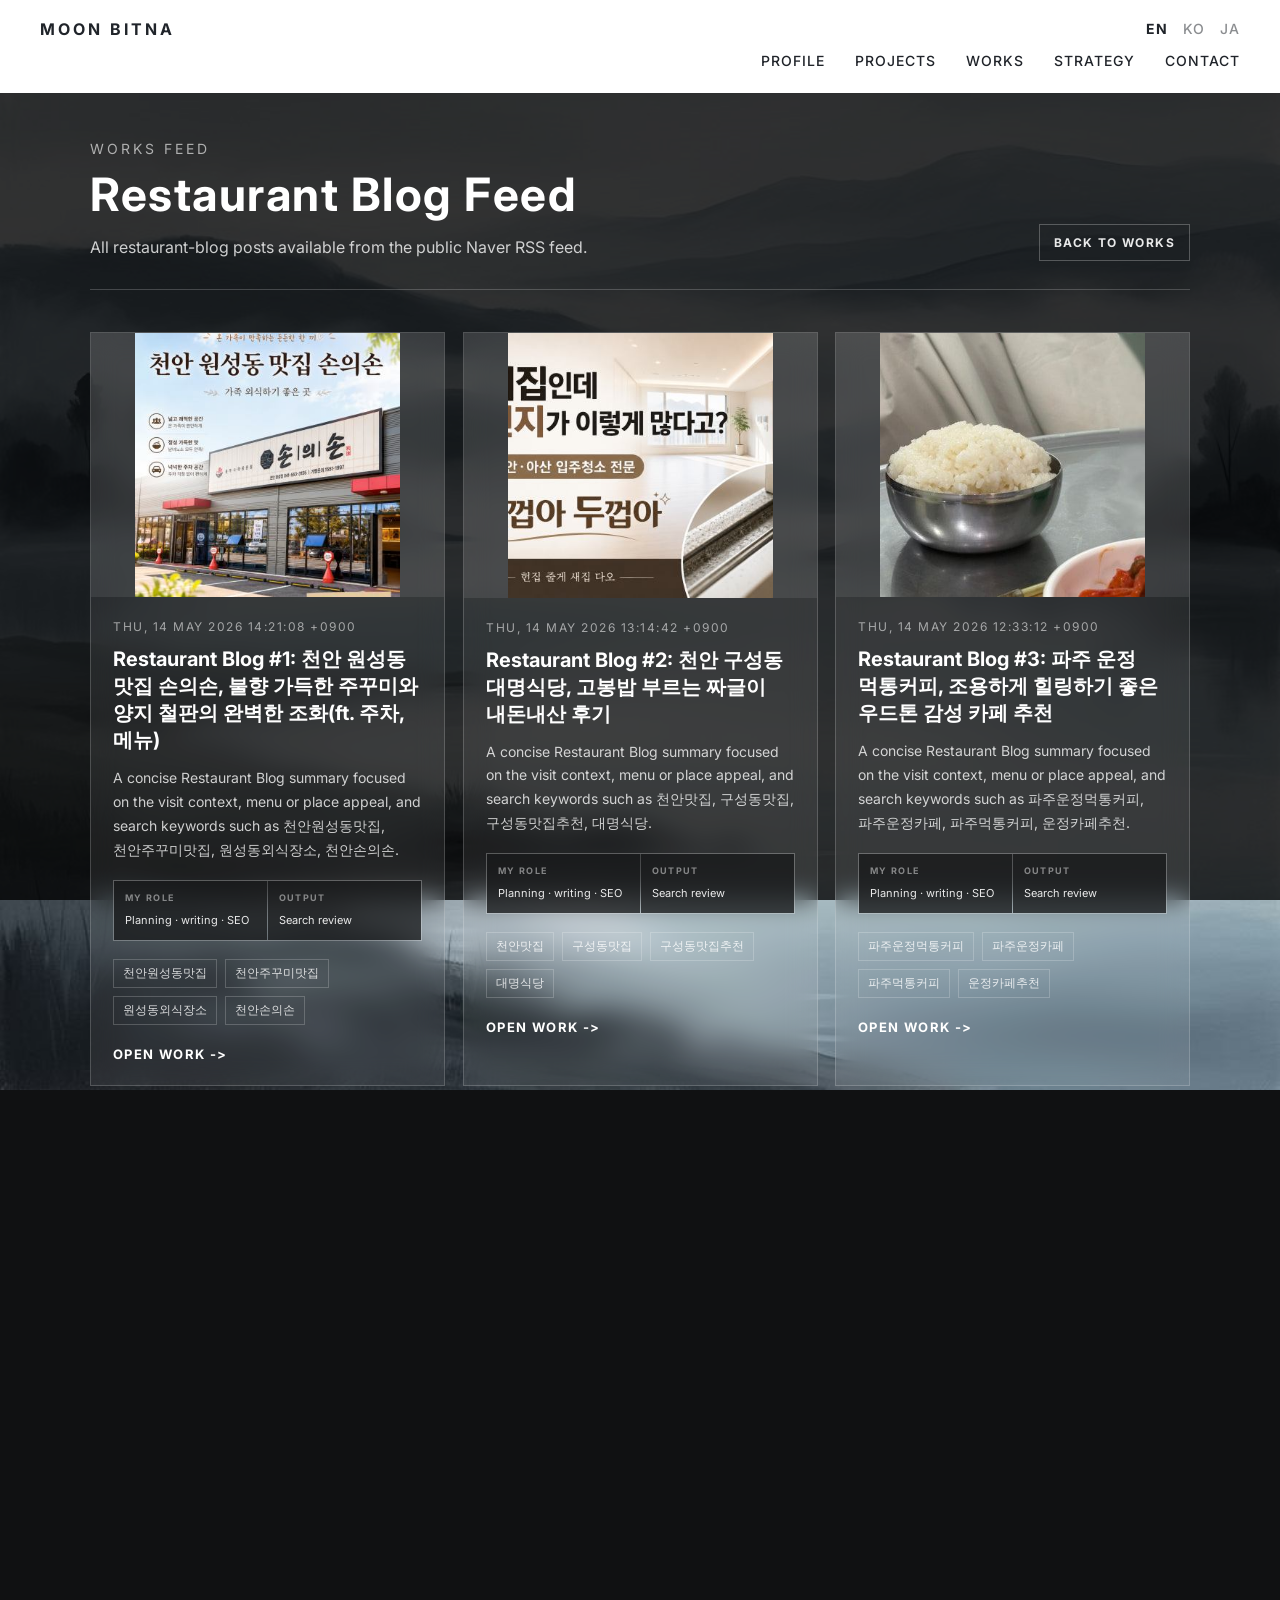
<file: works-list.html>
﻿<!DOCTYPE html>
<html lang="en">
<head>
  <meta charset="UTF-8">
  <meta name="viewport" content="width=device-width, initial-scale=1.0">
  <title>WORKS LIST | MOON BITNA</title>
  <link rel="preconnect" href="https://fonts.googleapis.com">
  <link rel="preconnect" href="https://fonts.gstatic.com" crossorigin>
  <link href="https://fonts.googleapis.com/css2?family=Inter:wght@400;500;700&family=Noto+Sans+KR:wght@400;500;700&display=swap" rel="stylesheet">
  <link rel="stylesheet" href="style.css">
  <style>
    html, body {
      min-height: 100%;
      height: auto !important;
      overflow-y: auto !important;
      overflow-x: hidden !important;
      -ms-overflow-style: none;
      scrollbar-width: none;
    }

    html::-webkit-scrollbar,
    body::-webkit-scrollbar {
      display: none;
    }

    body {
      margin: 0;
      padding: 0;
      background: #101112 url('assets/art_bg_2_1778838351889.jpg') center / cover fixed no-repeat;
      color: #fff;
    }

    .overlay {
      position: fixed;
      inset: 0;
      z-index: 1;
      background: rgba(0, 0, 0, 0.78);
    }

    .list-wrapper {
      position: relative;
      z-index: 2;
      max-width: 1180px;
      margin: 0 auto;
      padding: 140px 40px 90px;
    }

    .list-header {
      display: flex;
      align-items: flex-end;
      justify-content: space-between;
      gap: 24px;
      border-bottom: 1px solid rgba(255, 255, 255, 0.2);
      padding-bottom: 28px;
      margin-bottom: 42px;
    }

    .eyebrow {
      margin-bottom: 12px;
      color: rgba(255, 255, 255, 0.62);
      font-size: 14px;
      letter-spacing: 3px;
      text-transform: uppercase;
    }

    .list-title {
      font-size: clamp(30px, 4.5vw, 46px);
      line-height: 1.1;
      letter-spacing: 1.5px;
      margin-bottom: 14px;
    }

    .list-note {
      max-width: 760px;
      color: rgba(255, 255, 255, 0.78);
      font-size: 16px;
      line-height: 1.7;
    }

    .back-link {
      flex: 0 0 auto;
      border: 1px solid rgba(255, 255, 255, 0.26);
      padding: 10px 14px;
      color: rgba(255, 255, 255, 0.9);
      font-size: 12px;
      font-weight: 700;
      letter-spacing: 1.4px;
      text-transform: uppercase;
    }

    .feed-grid {
      display: grid;
      grid-template-columns: repeat(3, minmax(0, 1fr));
      gap: 18px;
    }

    .feed-card {
      border: 1px solid rgba(255, 255, 255, 0.18);
      background: rgba(255, 255, 255, 0.07);
      backdrop-filter: blur(14px);
      -webkit-backdrop-filter: blur(14px);
      min-width: 0;
    }

    .feed-image {
      display: block;
      width: 100%;
      aspect-ratio: 4 / 3;
      overflow: hidden;
      background: rgba(255, 255, 255, 0.08);
    }

    .feed-image.is-missing {
      background:
        linear-gradient(135deg, rgba(255, 255, 255, 0.1), rgba(255, 255, 255, 0.03)),
        rgba(255, 255, 255, 0.08);
    }

    .feed-image img {
      width: 100%;
      height: 100%;
      object-fit: contain;
      display: block;
    }

    .feed-copy {
      padding: 22px;
    }

    .feed-date {
      color: rgba(255, 255, 255, 0.56);
      font-size: 12px;
      letter-spacing: 1.5px;
      text-transform: uppercase;
      margin-bottom: 12px;
    }

    .feed-title {
      font-size: 20px;
      line-height: 1.35;
      margin-bottom: 12px;
      word-break: keep-all;
    }

    .feed-summary {
      color: rgba(255, 255, 255, 0.78);
      font-size: 14px;
      line-height: 1.7;
      word-break: keep-all;
      margin-bottom: 18px;
    }

    .feed-impact {
      display: grid;
      grid-template-columns: repeat(2, minmax(0, 1fr));
      gap: 1px;
      margin-bottom: 18px;
      border: 1px solid rgba(255, 255, 255, 0.14);
      background: rgba(255, 255, 255, 0.14);
    }

    .feed-impact > div {
      min-width: 0;
      padding: 11px;
      background: rgba(12, 13, 14, 0.72);
    }

    .feed-impact strong {
      display: block;
      margin-bottom: 5px;
      color: rgba(255, 255, 255, 0.46);
      font-size: 9px;
      letter-spacing: 1.3px;
    }

    .feed-impact span {
      color: rgba(255, 255, 255, 0.9);
      font-size: 11px;
      line-height: 1.45;
    }

    .tag-list {
      display: flex;
      flex-wrap: wrap;
      gap: 8px;
      margin-bottom: 18px;
    }

    .tag-list span {
      border: 1px solid rgba(255, 255, 255, 0.2);
      padding: 5px 9px;
      color: rgba(255, 255, 255, 0.82);
      font-size: 12px;
    }

    .feed-link {
      font-size: 13px;
      font-weight: 700;
      letter-spacing: 1.4px;
      text-transform: uppercase;
    }

    .feed-link::after {
      content: ' ->';
    }

    @media (max-width: 980px) {
      .feed-grid {
        grid-template-columns: repeat(2, minmax(0, 1fr));
      }
    }

    @media (max-width: 768px) {
      .site-header {
        padding-left: 12px;
        padding-right: 12px;
        overflow: hidden;
      }

      .header-right {
        width: 100%;
      }

      .nav-links {
        width: 100%;
        max-width: 340px;
        gap: 10px;
        font-size: 11px;
      }

      .list-wrapper {
        width: 100vw;
        max-width: 100vw;
        padding: 180px 14px 72px;
      }

      .list-header {
        display: block;
      }

      .back-link {
        display: inline-flex;
        margin-top: 22px;
      }

      .feed-grid {
        grid-template-columns: 1fr;
      }

      .list-note,
      .feed-summary {
        word-break: normal;
        overflow-wrap: anywhere;
      }
    }
  </style>
</head>
<body>
  <div class="overlay"></div>

  <header class="site-header">
    <div class="logo"><a href="index.html">MOON BITNA</a></div>
    <div class="header-right">
      <div class="lang-switch">
        <a href="#" data-lang="en" class="active">EN</a>
        <a href="#" data-lang="ko">KO</a>
        <a href="#" data-lang="ja">JA</a>
      </div>
      <nav class="nav-links">
        <a href="index.html#slide-1" class="i18n" data-en="PROFILE" data-ko="프로필" data-ja="プロフィール">PROFILE</a>
        <a href="index.html#slide-2" class="i18n" data-en="PROJECTS" data-ko="프로젝트" data-ja="プロジェクト">PROJECTS</a>
        <a href="index.html#slide-3" class="i18n" data-en="WORKS" data-ko="작업물" data-ja="ワークス">WORKS</a>
        <a href="index.html#slide-4" class="i18n" data-en="STRATEGY" data-ko="전략" data-ja="戦略">STRATEGY</a>
        <a href="index.html#slide-5" class="i18n" data-en="CONTACT" data-ko="연락처" data-ja="連絡先">CONTACT</a>
      </nav>
    </div>
  </header>

  <main class="list-wrapper">
    <section class="list-header reveal-up">
      <div>
        <p class="eyebrow" id="list-eyebrow">WORKS FEED</p>
        <h1 class="list-title" id="list-title">Works Feed</h1>
        <p class="list-note" id="list-note"></p>
      </div>
      <a class="back-link i18n" href="works.html" data-en="Back to Works" data-ko="작업물로 돌아가기" data-ja="ワークスへ戻る">Back to Works</a>
    </section>

    <section class="feed-grid reveal-stagger" id="feed-grid"></section>
  </main>

  <script src="script.js"></script>
  <script src="works-list-data.js"></script>
  <script>
    const LANG_KEY = 'moonBitnaLang';
    const supportedLangs = ['en', 'ko', 'ja'];

    const meta = {
      foodBlog: {
        title: { en: 'Restaurant Blog Feed', ko: '맛집 블로그 전체 글', ja: 'グルメブログ全投稿' },
        note: { en: 'All restaurant-blog posts available from the public Naver RSS feed.', ko: '네이버 공개 RSS에서 확인 가능한 맛집 블로그 포스팅 목록입니다.', ja: 'Naver公開RSSで確認できるグルメブログ投稿一覧です。' }
      },
      cleaningBlog: {
        title: { en: 'Move-in Cleaning Blog Feed', ko: '입주청소 블로그 전체 글', ja: '入居清掃ブログ全投稿' },
        note: { en: 'All move-in-cleaning posts available from the public Naver RSS feed.', ko: '네이버 공개 RSS에서 확인 가능한 입주청소 블로그 포스팅 목록입니다.', ja: 'Naver公開RSSで確認できる入居清掃ブログ投稿一覧です。' }
      },
      instagram: {
        title: { en: 'Instagram Feed', ko: '인스타그램 피드', ja: 'Instagramフィード' },
        note: { en: 'Instagram work posts provided for this portfolio. Use each card to open the original post.', ko: '포트폴리오에 제공된 인스타그램 작업물입니다. 각 카드를 누르면 원본 게시글로 이동합니다.', ja: 'ポートフォリオ用に提供されたInstagram作品です。各カードから元投稿へ移動できます。' }
      },
      youtube: {
        title: { en: 'YouTube Shorts Feed', ko: '유튜브 쇼츠 전체 글', ja: 'YouTube Shorts一覧' },
        note: { en: 'Shorts available from the public YouTube channel RSS feed.', ko: '유튜브 공개 채널 RSS에서 확인 가능한 쇼츠 목록입니다.', ja: 'YouTube公開チャンネルRSSで確認できるShorts一覧です。' }
      },
      poster: {
        title: { en: 'Poster Works', ko: '포스터 작업물', ja: 'ポスター作品' },
        note: { en: 'Personal poster works collected as local artwork files.', ko: '개인적으로 제작한 포스터 작업물을 모아둔 목록입니다.', ja: '個人制作のポスター作品をまとめた一覧です。' }
      }
    };

    const labels = {
      open: { en: 'Open Work', ko: '작업물 열기', ja: '作品を開く' }
    };

    const portfolioBriefs = {
      foodBlog: { role: { en: 'Planning · writing · SEO', ko: '기획 · 글 작성 · SEO', ja: '企画・執筆・SEO' }, output: { en: 'Search review', ko: '검색형 리뷰', ja: '検索レビュー' } },
      cleaningBlog: { role: { en: 'Planning · copy · keywords', ko: '기획 · 카피 · 키워드', ja: '企画・コピー・キーワード' }, output: { en: 'Service content', ko: '서비스 콘텐츠', ja: 'サービスコンテンツ' } },
      instagram: { role: { en: 'Concept · visual · caption', ko: '콘셉트 · 비주얼 · 캡션', ja: 'コンセプト・ビジュアル・文章' }, output: { en: 'Feed creative', ko: '피드 크리에이티브', ja: 'フィードクリエイティブ' } },
      youtube: { role: { en: 'Planning · shooting · editing', ko: '기획 · 촬영 · 편집', ja: '企画・撮影・編集' }, output: { en: 'Short-form video', ko: '숏폼 영상', ja: 'ショート動画' } },
      poster: { role: { en: 'Concept · copy · design', ko: '콘셉트 · 카피 · 디자인', ja: 'コンセプト・コピー・デザイン' }, output: { en: 'Poster system', ko: '포스터 시스템', ja: 'ポスターシステム' } }
    };

    const briefLabels = {
      role: { en: 'MY ROLE', ko: '담당 역할', ja: '担当' },
      output: { en: 'OUTPUT', ko: '결과물', ja: '成果物' }
    };

    function normalizeLang(lang) {
      return supportedLangs.includes(lang) ? lang : 'en';
    }

    function getInitialLang() {
      try {
        return normalizeLang(localStorage.getItem(LANG_KEY));
      } catch (error) {
        return 'en';
      }
    }

    function getText(value, lang) {
      if (!value) return '';
      if (typeof value === 'string') return value;
      return value[lang] || value.en || value.ko || value.ja || '';
    }

    function escapeHtml(value) {
      return String(value || '')
        .replace(/&/g, '&amp;')
        .replace(/</g, '&lt;')
        .replace(/>/g, '&gt;')
        .replace(/"/g, '&quot;')
        .replace(/'/g, '&#39;');
    }

    function getType() {
      const type = new URLSearchParams(window.location.search).get('type');
      return window.worksCollections[type] ? type : 'foodBlog';
    }

    function getDisplayImage(type, item, index) {
      const localImages = {
        foodBlog: [
          'assets/works/blog-01.jpg',
          'assets/works/blog-02.jpg',
          'assets/works/blog-03.jpg'
        ],
        cleaningBlog: [
          'assets/works/blog-04.jpg',
          'assets/works/posters/dooggeoba-01.jpg',
          'assets/works/posters/dooggeoba-02.jpg'
        ],
        youtube: [
          'assets/works/youtube-01.jpg',
          'assets/works/youtube-02.jpg',
          'assets/works/youtube-03.jpg'
        ]
      };

      if (localImages[type]) {
        return localImages[type][index % localImages[type].length];
      }

      return item.image || '';
    }

    function render(lang) {
      const type = getType();
      const info = meta[type];
      const items = window.worksCollections[type] || [];
      document.documentElement.lang = lang;
      document.body.style.fontFamily = lang === 'ko' ? "var(--font-ko)" : "var(--font-en)";
      document.title = `${getText(info.title, lang)} | MOON BITNA`;
      document.getElementById('list-title').textContent = getText(info.title, lang);
      document.getElementById('list-note').textContent = getText(info.note, lang);

      document.querySelectorAll('.i18n').forEach(el => {
        const value = el.getAttribute(`data-${lang}`);
        if (value) el.textContent = value;
      });

      document.querySelectorAll('.lang-switch a').forEach(link => {
        link.classList.toggle('active', link.dataset.lang === lang);
      });

      document.getElementById('feed-grid').innerHTML = items.map((item, index) => {
        const title = getText(item.title, lang);
        const summary = getText(item.summary, lang);
        const date = getText(item.date, lang);
        const image = getDisplayImage(type, item, index);
        const isExternal = /^https?:\/\//.test(item.link);
        const target = isExternal ? ' target="_blank" rel="noopener noreferrer"' : '';
        const brief = portfolioBriefs[type];
        return `
        <article class="feed-card reveal-up">
          <a class="feed-image" href="${item.link}"${target}>
            ${image ? `<img src="${escapeHtml(image)}" alt="${escapeHtml(title)}" onerror="this.parentElement.classList.add('is-missing'); this.remove();">` : ''}
          </a>
          <div class="feed-copy">
            <p class="feed-date">${escapeHtml(date)}</p>
            <h2 class="feed-title">${escapeHtml(title)}</h2>
            <p class="feed-summary">${escapeHtml(summary)}</p>
            <div class="feed-impact">
              <div><strong>${getText(briefLabels.role, lang)}</strong><span>${getText(brief.role, lang)}</span></div>
              <div><strong>${getText(briefLabels.output, lang)}</strong><span>${getText(brief.output, lang)}</span></div>
            </div>
            <div class="tag-list">${(item.tags || []).map(tag => `<span>${escapeHtml(tag)}</span>`).join('')}</div>
            <a class="feed-link" href="${item.link}"${target}>${getText(labels.open, lang)}</a>
          </div>
        </article>
      `;
      }).join('');
      if (window.refreshRevealUp) {
        window.refreshRevealUp(document.getElementById('feed-grid'));
      }
    }

    function setLang(lang) {
      const nextLang = normalizeLang(lang);
      try {
        localStorage.setItem(LANG_KEY, nextLang);
      } catch (error) {
        // Continue without persistence if localStorage is unavailable.
      }
      render(nextLang);
    }

    document.querySelectorAll('.lang-switch a').forEach(link => {
      link.addEventListener('click', event => {
        event.preventDefault();
        setLang(link.dataset.lang);
      });
    });

    render(getInitialLang());
  </script>
</body>
</html>
</file>
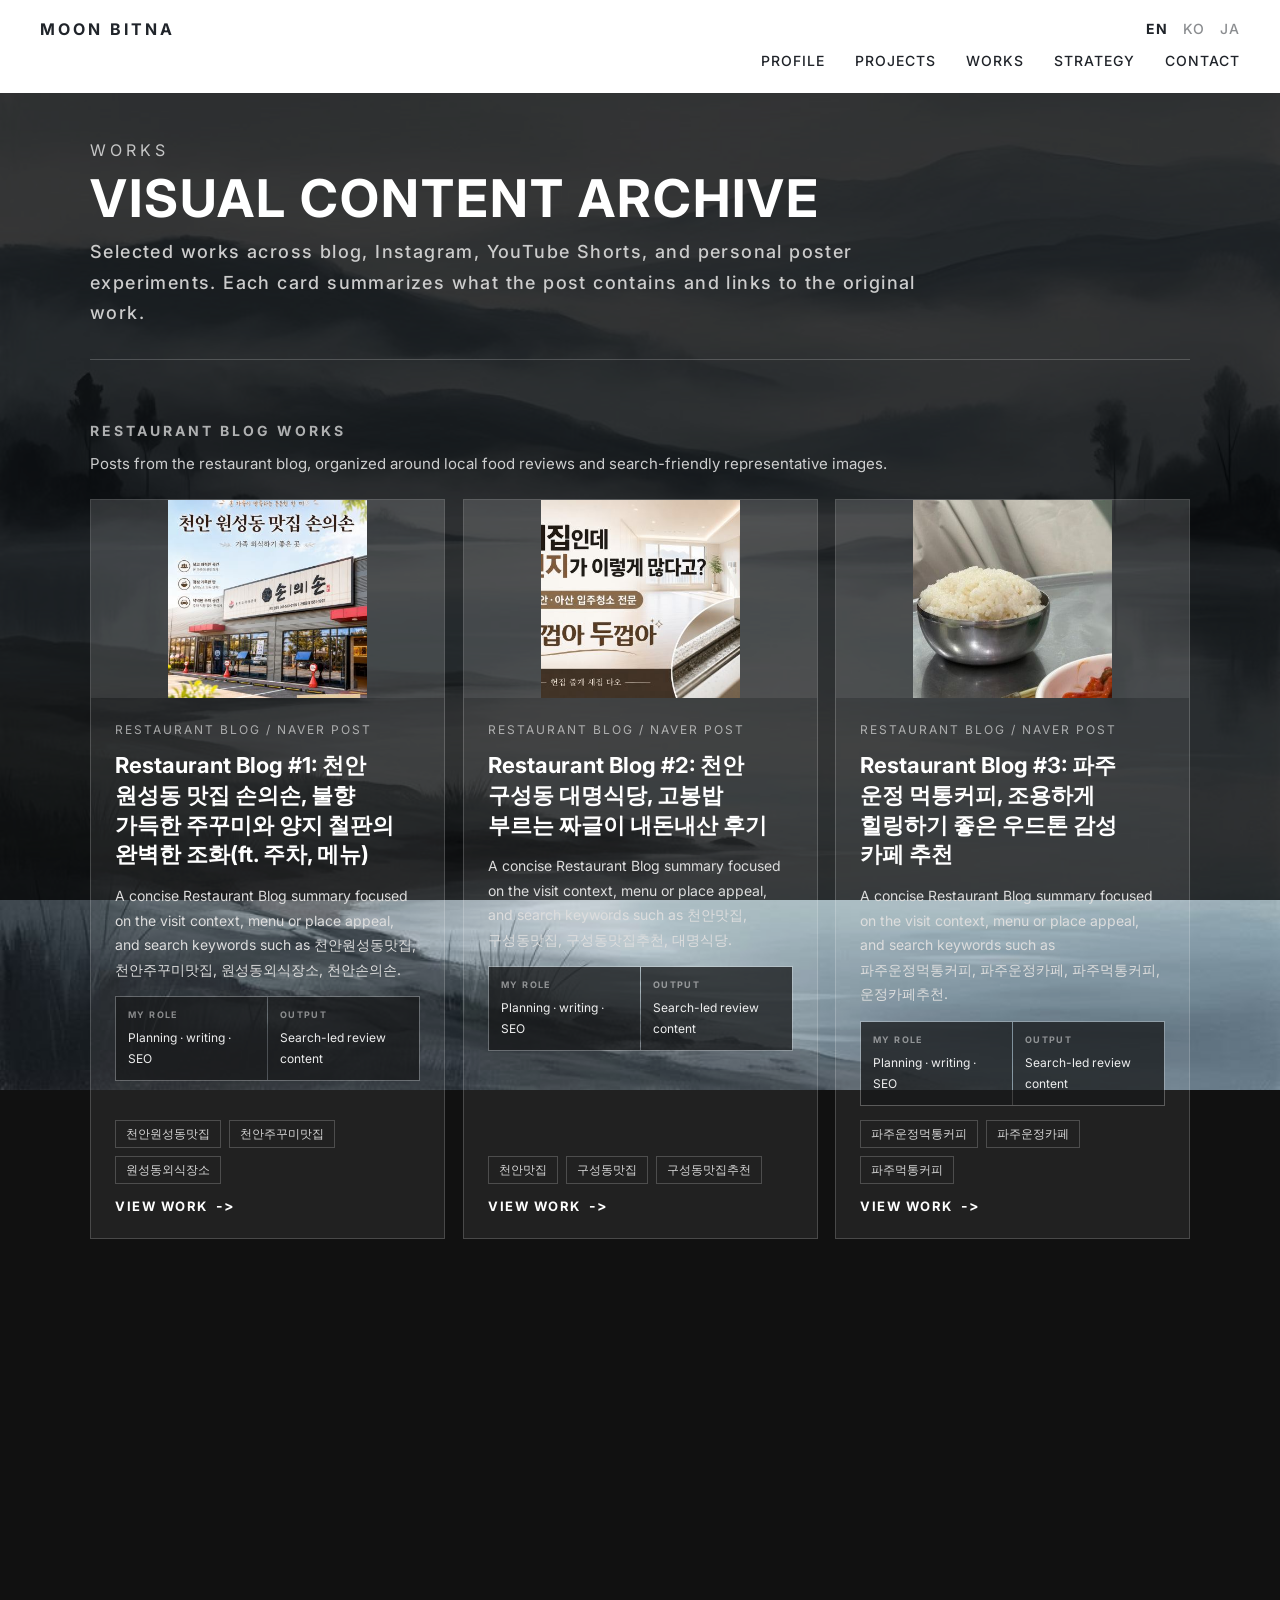
<file: works.html>
﻿<!DOCTYPE html>
<html lang="en">
<head>
  <meta charset="UTF-8">
  <meta name="viewport" content="width=device-width, initial-scale=1.0">
  <title>WORKS | MOON BITNA</title>
  <link rel="preconnect" href="https://fonts.googleapis.com">
  <link rel="preconnect" href="https://fonts.gstatic.com" crossorigin>
  <link href="https://fonts.googleapis.com/css2?family=Inter:wght@400;500;700&family=Noto+Sans+KR:wght@400;500;700&display=swap" rel="stylesheet">
  <link rel="stylesheet" href="style.css">
  <style>
    html, body {
      height: auto !important;
      min-height: 100%;
      overflow-y: auto !important;
      overflow-x: hidden !important;
      -ms-overflow-style: none;
      scrollbar-width: none;
    }

    html::-webkit-scrollbar,
    body::-webkit-scrollbar {
      display: none;
    }

    body {
      background: #111 url('assets/art_bg_2_1778838351889.jpg') center / cover fixed no-repeat;
      margin: 0;
      padding: 0;
      color: #fff;
    }

    .overlay {
      position: fixed;
      inset: 0;
      background-color: rgba(0, 0, 0, 0.76);
      z-index: 1;
    }

    .content-wrapper {
      position: relative;
      z-index: 2;
      width: 100%;
      max-width: 1180px;
      margin: 0 auto;
      padding: 140px 40px 100px;
      text-align: left;
    }

    .works-header {
      margin-bottom: 54px;
      border-bottom: 1px solid rgba(255, 255, 255, 0.2);
      padding-bottom: 30px;
    }

    .page-title {
      font-size: 16px;
      letter-spacing: 4px;
      color: rgba(255, 255, 255, 0.72);
      margin-bottom: 10px;
      font-weight: 400;
    }

    .works-name {
      font-size: clamp(34px, 5vw, 52px);
      font-weight: 700;
      letter-spacing: 2px;
      margin-bottom: 10px;
      line-height: 1.1;
    }

    .works-role {
      max-width: 860px;
      font-size: 18px;
      letter-spacing: 1.4px;
      color: #ccc;
      font-weight: 500;
      line-height: 1.7;
    }

    .work-section {
      margin-top: 62px;
    }

    .section-heading {
      display: flex;
      align-items: center;
      justify-content: space-between;
      gap: 18px;
      margin-bottom: 18px;
    }

    .section-title {
      font-size: 14px;
      letter-spacing: 3px;
      color: rgba(255, 255, 255, 0.65);
      text-transform: uppercase;
    }

    .more-link {
      flex: 0 0 auto;
      border: 1px solid rgba(255, 255, 255, 0.26);
      padding: 8px 12px;
      color: rgba(255, 255, 255, 0.86);
      font-size: 12px;
      font-weight: 700;
      letter-spacing: 1.3px;
      text-transform: uppercase;
      transition: border-color 0.2s ease, background-color 0.2s ease;
    }

    .more-link:hover {
      border-color: rgba(255, 255, 255, 0.65);
      background-color: rgba(255, 255, 255, 0.12);
    }

    .section-note {
      max-width: 840px;
      margin: -6px 0 22px;
      color: rgba(255, 255, 255, 0.78);
      font-size: 15px;
      line-height: 1.75;
      word-break: keep-all;
    }

    .works-grid {
      display: grid;
      grid-template-columns: repeat(3, minmax(0, 1fr));
      gap: 18px;
    }

    .work-card {
      min-height: 100%;
      border: 1px solid rgba(255, 255, 255, 0.18);
      background: rgba(255, 255, 255, 0.07);
      backdrop-filter: blur(14px);
      -webkit-backdrop-filter: blur(14px);
      display: flex;
      flex-direction: column;
      transition: border-color 0.25s ease, background-color 0.25s ease, transform 0.25s ease;
    }

    .work-card:hover {
      border-color: rgba(255, 255, 255, 0.45);
      background: rgba(255, 255, 255, 0.11);
      transform: translateY(-2px);
    }

    .work-image-link {
      display: block;
      width: 100%;
      aspect-ratio: 16 / 9;
      max-height: 210px;
      overflow: hidden;
      background-color: rgba(255, 255, 255, 0.08);
    }

    .work-image-link.is-missing {
      background:
        linear-gradient(135deg, rgba(255, 255, 255, 0.1), rgba(255, 255, 255, 0.03)),
        rgba(255, 255, 255, 0.08);
    }

    .work-card img {
      width: 100%;
      height: 100%;
      display: block;
      object-fit: contain;
      transition: transform 0.35s ease;
    }

    .work-card:hover img {
      transform: scale(1.035);
    }

    .work-copy {
      display: flex;
      flex: 1;
      flex-direction: column;
      gap: 14px;
      padding: 24px;
    }

    .card-kicker {
      font-size: 12px;
      letter-spacing: 2px;
      color: rgba(255, 255, 255, 0.58);
      text-transform: uppercase;
    }

    .card-title {
      font-size: 22px;
      line-height: 1.35;
      font-weight: 700;
      word-break: keep-all;
    }

    .card-copy {
      color: #ddd;
      font-size: 14px;
      line-height: 1.75;
      word-break: keep-all;
    }

    .work-impact {
      display: grid;
      grid-template-columns: repeat(2, minmax(0, 1fr));
      gap: 1px;
      border: 1px solid rgba(255, 255, 255, 0.14);
      background: rgba(255, 255, 255, 0.14);
    }

    .impact-item {
      min-width: 0;
      padding: 12px;
      background: rgba(12, 13, 14, 0.72);
    }

    .impact-label {
      display: block;
      margin-bottom: 6px;
      color: rgba(255, 255, 255, 0.48);
      font-size: 9px;
      font-weight: 700;
      letter-spacing: 1.4px;
      text-transform: uppercase;
    }

    .impact-value {
      color: rgba(255, 255, 255, 0.92);
      font-size: 12px;
      line-height: 1.5;
      word-break: keep-all;
    }

    .keyword-list {
      display: flex;
      flex-wrap: wrap;
      gap: 8px;
      margin-top: auto;
    }

    .keyword-list span {
      display: inline-flex;
      align-items: center;
      min-height: 28px;
      padding: 5px 10px;
      border: 1px solid rgba(255, 255, 255, 0.2);
      color: rgba(255, 255, 255, 0.82);
      font-size: 12px;
      line-height: 1.3;
    }

    .work-link {
      display: inline-flex;
      width: fit-content;
      align-items: center;
      gap: 8px;
      color: #fff;
      font-size: 13px;
      font-weight: 700;
      letter-spacing: 1.5px;
      text-transform: uppercase;
    }

    .work-link::after {
      content: '->';
      font-size: 14px;
      line-height: 1;
    }

    @media (max-width: 980px) {
      .works-grid {
        grid-template-columns: repeat(2, minmax(0, 1fr));
      }
    }

    @media (max-width: 768px) {
      .site-header {
        padding-left: 12px;
        padding-right: 12px;
        overflow: hidden;
      }

      .header-right {
        width: 100%;
      }

      .nav-links {
        width: 100%;
        max-width: 340px;
        gap: 10px;
        font-size: 11px;
      }

      .content-wrapper {
        width: 100vw;
        max-width: 100vw;
        padding: 180px 18px 72px;
        overflow-x: hidden;
      }

      .section-heading {
        align-items: flex-start;
        flex-direction: column;
        gap: 10px;
      }

      .works-name {
        width: min(100%, 320px);
        max-width: 320px;
        font-size: 27px;
        line-height: 1.18;
        letter-spacing: 1px;
        white-space: normal;
        overflow-wrap: anywhere;
      }

      .works-role,
      .section-note,
      .card-copy {
        max-width: 330px;
        letter-spacing: 0;
        word-break: normal;
        overflow-wrap: anywhere;
      }

      .works-grid {
        grid-template-columns: 1fr;
      }

      .work-copy {
        padding: 22px;
      }

      .card-title {
        font-size: 21px;
      }
    }

    @media (max-width: 420px) {
      .content-wrapper {
        padding-left: 14px;
        padding-right: 14px;
      }

      .nav-links {
        max-width: 300px;
        gap: 8px;
        font-size: 10px;
      }

      .nav-links a {
        letter-spacing: 0.5px;
      }

      .works-name {
        font-size: 28px;
      }

      .works-role {
        font-size: 16px;
        line-height: 1.65;
      }
    }
  </style>
</head>
<body>
  <div class="overlay"></div>

  <header class="site-header">
    <div class="logo"><a href="index.html">MOON BITNA</a></div>
    <div class="header-right">
      <div class="lang-switch">
        <a href="#" data-lang="en" class="active">EN</a>
        <a href="#" data-lang="ko">KO</a>
        <a href="#" data-lang="ja">JA</a>
      </div>
      <nav class="nav-links">
        <a href="index.html#slide-1" class="i18n" data-en="PROFILE" data-ko="프로필" data-ja="プロフィール">PROFILE</a>
        <a href="index.html#slide-2" class="i18n" data-en="PROJECTS" data-ko="프로젝트" data-ja="プロジェクト">PROJECTS</a>
        <a href="index.html#slide-3" class="i18n" data-en="WORKS" data-ko="작업물" data-ja="ワークス">WORKS</a>
        <a href="index.html#slide-4" class="i18n" data-en="STRATEGY" data-ko="전략" data-ja="戦略">STRATEGY</a>
        <a href="index.html#slide-5" class="i18n" data-en="CONTACT" data-ko="연락처" data-ja="連絡先">CONTACT</a>
      </nav>
    </div>
  </header>

  <main class="content-wrapper">
    <section class="works-header reveal-up">
      <h1 class="page-title i18n" data-en="WORKS" data-ko="작업물" data-ja="ワークス">WORKS</h1>
      <h2 class="works-name i18n" data-en="VISUAL CONTENT ARCHIVE" data-ko="비주얼 콘텐츠 아카이브" data-ja="ビジュアルコンテンツアーカイブ">VISUAL CONTENT ARCHIVE</h2>
      <p class="works-role i18n" data-en="Selected works across blog, Instagram, YouTube Shorts, and personal poster experiments. Each card summarizes what the post contains and links to the original work." data-ko="블로그, 인스타그램, 유튜브 쇼츠, 개인 포스터 작업물을 선별해 정리했습니다. 각 카드는 게시글의 주요 내용과 원본 링크를 중심으로 보여줍니다." data-ja="ブログ、Instagram、YouTube Shorts、個人ポスター作品を選んで整理しました。各カードは投稿の主な内容と元リンクを中心に表示します。">Selected works across blog, Instagram, YouTube Shorts, and personal poster experiments. Each card summarizes what the post contains and links to the original work.</p>
    </section>

    <div id="works-root"></div>
  </main>

  <script src="script.js"></script>
  <script>
    const LANG_KEY = 'moonBitnaLang';
    const supportedLangs = ['en', 'ko', 'ja'];

    const sections = [
          {
                "id": "food-blog-works",
                "title": "Restaurant Blog Works",
                "type": "foodBlog",
                "note": {
                      "en": "Posts from the restaurant blog, organized around local food reviews and search-friendly representative images.",
                      "ko": "맛집 블로그의 포스팅입니다. 로컬 맛집 리뷰와 검색에 잘 잡히는 대표 이미지를 중심으로 정리했습니다.",
                      "ja": "グルメブログの投稿です。ローカル店レビューと検索に強い代表画像を中心に整理しました。"
                },
                "cards": [
                      {
                            "image": "assets/works/blog-01.jpg",
                            "link": "https://blog.naver.com/rof0411/224285304314",
                            "kicker": "Restaurant Blog / Naver Post",
                            "title": {
                                  "en": "Restaurant Blog #1: 천안 원성동 맛집 손의손, 불향 가득한 주꾸미와 양지 철판의 완벽한 조화(ft. 주차, 메뉴)",
                                  "ko": "천안 원성동 맛집 손의손, 불향 가득한 주꾸미와 양지 철판의 완벽한 조화(ft. 주차, 메뉴)",
                                  "ja": "グルメブログ #1: 천안 원성동 맛집 손의손, 불향 가득한 주꾸미와 양지 철판의 완벽한 조화(ft. 주차, 메뉴)"
                            },
                            "copy": {
                                  "en": "A concise Restaurant Blog summary focused on the visit context, menu or place appeal, and search keywords such as 천안원성동맛집, 천안주꾸미맛집, 원성동외식장소, 천안손의손.",
                                  "ko": "맛집 블로그 포스팅을 그대로 옮기지 않고 핵심만 정리했습니다. 천안원성동맛집, 천안주꾸미맛집, 원성동외식장소, 천안손의손를 중심으로 방문 전 확인할 메뉴, 분위기, 추천 포인트를 빠르게 볼 수 있는 글입니다.",
                                  "ja": "グルメブログの投稿内容をそのまま転載せず、要点だけ整理しました。천안원성동맛집, 천안주꾸미맛집, 원성동외식장소, 천안손의손を中心に、訪問前に確認したいメニュー、雰囲気、おすすめポイントを把握できます。"
                            },
                            "keywords": [
                                  "천안원성동맛집",
                                  "천안주꾸미맛집",
                                  "원성동외식장소"
                            ]
                      },
                      {
                            "image": "assets/works/blog-02.jpg",
                            "link": "https://blog.naver.com/rof0411/224285223200",
                            "kicker": "Restaurant Blog / Naver Post",
                            "title": {
                                  "en": "Restaurant Blog #2: 천안 구성동 대명식당, 고봉밥 부르는 짜글이 내돈내산 후기",
                                  "ko": "천안 구성동 대명식당, 고봉밥 부르는 짜글이 내돈내산 후기",
                                  "ja": "グルメブログ #2: 천안 구성동 대명식당, 고봉밥 부르는 짜글이 내돈내산 후기"
                            },
                            "copy": {
                                  "en": "A concise Restaurant Blog summary focused on the visit context, menu or place appeal, and search keywords such as 천안맛집, 구성동맛집, 구성동맛집추천, 대명식당.",
                                  "ko": "맛집 블로그 포스팅을 그대로 옮기지 않고 핵심만 정리했습니다. 천안맛집, 구성동맛집, 구성동맛집추천, 대명식당를 중심으로 방문 전 확인할 메뉴, 분위기, 추천 포인트를 빠르게 볼 수 있는 글입니다.",
                                  "ja": "グルメブログの投稿内容をそのまま転載せず、要点だけ整理しました。천안맛집, 구성동맛집, 구성동맛집추천, 대명식당を中心に、訪問前に確認したいメニュー、雰囲気、おすすめポイントを把握できます。"
                            },
                            "keywords": [
                                  "천안맛집",
                                  "구성동맛집",
                                  "구성동맛집추천"
                            ]
                      },
                      {
                            "image": "assets/works/blog-03.jpg",
                            "link": "https://blog.naver.com/rof0411/224285180012",
                            "kicker": "Restaurant Blog / Naver Post",
                            "title": {
                                  "en": "Restaurant Blog #3: 파주 운정 먹통커피, 조용하게 힐링하기 좋은 우드톤 감성 카페 추천",
                                  "ko": "파주 운정 먹통커피, 조용하게 힐링하기 좋은 우드톤 감성 카페 추천",
                                  "ja": "グルメブログ #3: 파주 운정 먹통커피, 조용하게 힐링하기 좋은 우드톤 감성 카페 추천"
                            },
                            "copy": {
                                  "en": "A concise Restaurant Blog summary focused on the visit context, menu or place appeal, and search keywords such as 파주운정먹통커피, 파주운정카페, 파주먹통커피, 운정카페추천.",
                                  "ko": "맛집 블로그 포스팅을 그대로 옮기지 않고 핵심만 정리했습니다. 파주운정먹통커피, 파주운정카페, 파주먹통커피, 운정카페추천를 중심으로 방문 전 확인할 메뉴, 분위기, 추천 포인트를 빠르게 볼 수 있는 글입니다.",
                                  "ja": "グルメブログの投稿内容をそのまま転載せず、要点だけ整理しました。파주운정먹통커피, 파주운정카페, 파주먹통커피, 운정카페추천を中心に、訪問前に確認したいメニュー、雰囲気、おすすめポイントを把握できます。"
                            },
                            "keywords": [
                                  "파주운정먹통커피",
                                  "파주운정카페",
                                  "파주먹통커피"
                            ]
                      }
                ]
          },
          {
                "id": "cleaning-blog-works",
                "title": "Move-in Cleaning Blog Works",
                "type": "cleaningBlog",
                "note": {
                      "en": "Posts from the move-in cleaning blog, focused on new-home dust, bathrooms, window tracks, and practical home-care information.",
                      "ko": "입주청소 블로그의 포스팅입니다. 신축 먼지, 욕실, 창틀, 홈케어 정보를 중심으로 정리했습니다.",
                      "ja": "入居清掃ブログの投稿です。新築のほこり、浴室、窓枠、ホームケア情報を中心に整理しました。"
                },
                "cards": [
                      {
                            "image": "assets/works/blog-04.jpg",
                            "link": "https://blog.naver.com/rofnine/224284993692",
                            "kicker": "Cleaning Blog / Naver Post",
                            "title": {
                                  "en": "Move-in Cleaning Blog #1: 새 아파트 욕실에서 하얀 가루가 나오는 이유!",
                                  "ko": "새 아파트 욕실에서 하얀 가루가 나오는 이유!",
                                  "ja": "入居清掃ブログ #1: 새 아파트 욕실에서 하얀 가루가 나오는 이유!"
                            },
                            "copy": {
                                  "en": "A concise Move-in Cleaning Blog summary focused on practical cleaning concerns, service checkpoints, and keywords such as 천안입주청소, 아산입주청소, 천안청소업체, 아산청소업체.",
                                  "ko": "입주청소 블로그 포스팅을 그대로 옮기지 않고 핵심만 정리했습니다. 천안입주청소, 아산입주청소, 천안청소업체, 아산청소업체 관련 문제, 점검 포인트, 서비스 선택 기준을 빠르게 파악할 수 있는 글입니다.",
                                  "ja": "入居清掃ブログの投稿内容をそのまま転載せず、要点だけ整理しました。천안입주청소, 아산입주청소, 천안청소업체, 아산청소업체に関する問題、確認ポイント、サービス選びの基準を把握できます。"
                            },
                            "keywords": [
                                  "천안입주청소",
                                  "아산입주청소",
                                  "천안청소업체"
                            ]
                      },
                      {
                            "image": "assets/works/posters/dooggeoba-01.jpg",
                            "link": "https://blog.naver.com/rofnine/224284773479",
                            "kicker": "Cleaning Blog / Naver Post",
                            "title": {
                                  "en": "Move-in Cleaning Blog #2: 새집인데 먼지가 이렇게 많다고? 천안 아산 입주청소 전문 두껍아 두껍아",
                                  "ko": "새집인데 먼지가 이렇게 많다고? 천안 아산 입주청소 전문 두껍아 두껍아",
                                  "ja": "入居清掃ブログ #2: 새집인데 먼지가 이렇게 많다고? 천안 아산 입주청소 전문 두껍아 두껍아"
                            },
                            "copy": {
                                  "en": "A concise Move-in Cleaning Blog summary focused on practical cleaning concerns, service checkpoints, and keywords such as 천안입주청소, 아산입주청소, 천안아산입주청소, 입주청소전문.",
                                  "ko": "입주청소 블로그 포스팅을 그대로 옮기지 않고 핵심만 정리했습니다. 천안입주청소, 아산입주청소, 천안아산입주청소, 입주청소전문 관련 문제, 점검 포인트, 서비스 선택 기준을 빠르게 파악할 수 있는 글입니다.",
                                  "ja": "入居清掃ブログの投稿内容をそのまま転載せず、要点だけ整理しました。천안입주청소, 아산입주청소, 천안아산입주청소, 입주청소전문に関する問題、確認ポイント、サービス選びの基準を把握できます。"
                            },
                            "keywords": [
                                  "천안입주청소",
                                  "아산입주청소",
                                  "천안아산입주청소"
                            ]
                      },
                      {
                            "image": "assets/works/posters/dooggeoba-02.jpg",
                            "link": "https://blog.naver.com/rofnine/224284701623",
                            "kicker": "Cleaning Blog / Naver Post",
                            "title": {
                                  "en": "Move-in Cleaning Blog #3: 입주청소, 그냥 “먼지 닦는 청소”가 아니에요! ✨",
                                  "ko": "입주청소, 그냥 “먼지 닦는 청소”가 아니에요! ✨",
                                  "ja": "入居清掃ブログ #3: 입주청소, 그냥 “먼지 닦는 청소”가 아니에요! ✨"
                            },
                            "copy": {
                                  "en": "A concise Move-in Cleaning Blog summary focused on practical cleaning concerns, service checkpoints, and keywords such as 이사청소, 새집청소, 입주전청소, 청소꿀팁.",
                                  "ko": "입주청소 블로그 포스팅을 그대로 옮기지 않고 핵심만 정리했습니다. 이사청소, 새집청소, 입주전청소, 청소꿀팁 관련 문제, 점검 포인트, 서비스 선택 기준을 빠르게 파악할 수 있는 글입니다.",
                                  "ja": "入居清掃ブログの投稿内容をそのまま転載せず、要点だけ整理しました。이사청소, 새집청소, 입주전청소, 청소꿀팁に関する問題、確認ポイント、サービス選びの基準を把握できます。"
                            },
                            "keywords": [
                                  "이사청소",
                                  "새집청소",
                                  "입주전청소"
                            ]
                      }
                ]
          },
          {
                "id": "instagram-works",
                "title": "Instagram Works",
                "type": "instagram",
                "note": {
                      "en": "Instagram cards use the supplied work images and link to the exact post URLs provided.",
                      "ko": "인스타그램 카드는 제공된 작업물 이미지를 사용하고, 요청한 개별 게시글 URL로 연결했습니다.",
                      "ja": "Instagramカードは提供画像を使用し、指定された個別投稿URLへ接続しています。"
                },
                "cards": [
                      {
                            "image": "assets/works/instagram-01.jpg",
                            "link": "https://www.instagram.com/p/DXvV5wzEQDz/?utm_source=ig_web_copy_link&igsh=MzRlODBiNWFlZA==",
                            "kicker": "Instagram / Trend Report",
                            "title": {
                                  "en": "SNS Trend at a Glance",
                                  "ko": "SNS 트렌드 한눈에",
                                  "ja": "SNSトレンドを一目で"
                            },
                            "copy": {
                                  "en": "A save-friendly carousel that turns SNS trend information into charts, icons, and short visual summaries.",
                                  "ko": "SNS 트렌드를 차트, 아이콘, 짧은 문장으로 정리한 저장형 인포그래픽 카드입니다.",
                                  "ja": "SNSトレンドを図表、アイコン、短い文で整理した保存向きのカードです。"
                            },
                            "keywords": [
                                  "SNS Trend",
                                  "Infographic",
                                  "Save"
                            ]
                      },
                      {
                            "image": "assets/works/instagram-02.jpg",
                            "link": "https://www.instagram.com/p/DYEHNmVERKN/?utm_source=ig_web_copy_link&igsh=MzRlODBiNWFlZA==",
                            "kicker": "Instagram / Fashion Tip",
                            "title": {
                                  "en": "Model-fit Styling Difference",
                                  "ko": "모델핏을 만드는 스타일 차이",
                                  "ja": "モデルフィットを作る違い"
                            },
                            "copy": {
                                  "en": "A fashion-tip card comparing styling choices so viewers can quickly apply the lesson to their own outfits.",
                                  "ko": "스타일링의 차이를 비교해 자신의 옷차림에 바로 적용할 수 있도록 만든 패션 팁 카드입니다.",
                                  "ja": "スタイリングの違いを比較し、自分の服装に応用しやすくしたカードです。"
                            },
                            "keywords": [
                                  "Fashion",
                                  "Styling",
                                  "Before After"
                            ]
                      },
                      {
                            "image": "assets/works/instagram-03.jpg",
                            "link": "https://www.instagram.com/p/DXsnW4UFAoQ/?utm_source=ig_web_copy_link&igsh=MzRlODBiNWFlZA==",
                            "kicker": "Instagram / Place Review",
                            "title": {
                                  "en": "Local Restaurant Mini Tour",
                                  "ko": "로컬 맛집 미니 투어",
                                  "ja": "ローカル店ミニツアー"
                            },
                            "copy": {
                                  "en": "A compact place-review post combining real location visuals, local context, and quick recommendation cues.",
                                  "ko": "실제 장소 이미지, 지역 맥락, 짧은 추천 포인트를 함께 보여주는 장소 리뷰 콘텐츠입니다.",
                                  "ja": "実際の場所、地域文脈、短い推薦ポイントをまとめた場所レビューです。"
                            },
                            "keywords": [
                                  "Place Review",
                                  "Local",
                                  "Food Tour"
                            ]
                      }
                ]
          },
          {
                "id": "youtube-works",
                "title": "YouTube Works",
                "type": "youtube",
                "note": {
                      "en": "YouTube cards show the latest three Shorts found in the public channel RSS feed, with matching thumbnails and direct Shorts links.",
                      "ko": "유튜브 카드는 공개 채널 RSS에서 확인한 최신 쇼츠 3개를 썸네일과 직접 링크로 연결했습니다.",
                      "ja": "YouTubeカードは公開チャンネルRSSで確認した最新Shorts 3本を表示しています。"
                },
                "cards": [
                      {
                            "image": "assets/works/youtube-01.jpg",
                            "link": "https://www.youtube.com/shorts/SR4pSQxtciU",
                            "kicker": "YouTube Shorts / Communication",
                            "title": {
                                  "en": "Why Good Talkers Can Hurt Relationships",
                                  "ko": "말 잘하는 사람이 관계를 망치는 이유",
                                  "ja": "話し上手が関係を壊す理由"
                            },
                            "copy": {
                                  "en": "A motivation and communication Short about how the way a message is carried can affect relationships.",
                                  "ko": "말의 내용보다 전달 방식이 관계에 어떤 영향을 주는지 다루는 커뮤니케이션 쇼츠입니다.",
                                  "ja": "言葉の内容よりも伝え方が関係に与える影響を扱うShortsです。"
                            },
                            "keywords": [
                                  "Communication",
                                  "Motivation",
                                  "Relationships"
                            ]
                      },
                      {
                            "image": "assets/works/youtube-02.jpg",
                            "link": "https://www.youtube.com/shorts/FAcQmF-AiDU",
                            "kicker": "YouTube Shorts / Habit Design",
                            "title": {
                                  "en": "Why Strict Routines Collapse Faster",
                                  "ko": "루틴 빡빡할수록 더 빨리 무너지는 이유",
                                  "ja": "厳しいルーティンほど崩れやすい理由"
                            },
                            "copy": {
                                  "en": "A self-improvement Short about routine failure, the 21-day habit myth, and practical habit design.",
                                  "ko": "루틴 실패, 21일 법칙의 오해, 실천 가능한 습관 설계를 다루는 자기계발 쇼츠입니다.",
                                  "ja": "ルーティンの失敗、21日ルールの誤解、実践的な習慣設計を扱うShortsです。"
                            },
                            "keywords": [
                                  "Habit",
                                  "Routine",
                                  "Productivity"
                            ]
                      },
                      {
                            "image": "assets/works/youtube-03.jpg",
                            "link": "https://www.youtube.com/shorts/z1hk8MqQsUs",
                            "kicker": "YouTube Shorts / Psychology",
                            "title": {
                                  "en": "The Power of Silence in a Conversation",
                                  "ko": "상대방의 항복을 받아내는 가장 무서운 방법",
                                  "ja": "会話で沈黙が持つ力"
                            },
                            "copy": {
                                  "en": "A psychology-themed Short explaining how silence and pauses can change the pressure inside a conversation.",
                                  "ko": "침묵과 대화의 빈틈이 상대에게 어떤 압박으로 느껴지는지 다루는 심리학 쇼츠입니다.",
                                  "ja": "沈黙や会話の間が相手に与える圧力を扱う心理学系Shortsです。"
                            },
                            "keywords": [
                                  "Psychology",
                                  "Silence",
                                  "Shorts"
                            ]
                      }
                ]
          },
          {
                "id": "poster-works",
                "title": "Poster Works",
                "type": "poster",
                "note": {
                      "en": "Representative poster sets are linked to grouped gallery pages. Each card opens a two-image post where the related posters appear together.",
                      "ko": "대표 포스터 묶음은 각각 갤러리 상세페이지로 연결됩니다. 카드를 누르면 연관 포스터 2장이 한 게시글처럼 함께 보입니다.",
                      "ja": "代表ポスターセットはギャラリー詳細ページへ接続します。カードを押すと関連ポスター2枚が一つの投稿のように表示されます。"
                },
                "cards": [
                      {
                            "image": "assets/works/posters/newera-01.jpg",
                            "link": "poster-detail.html?id=newera",
                            "kicker": "Poster Works / 2-Piece Set",
                            "title": {
                                  "en": "New Era Cap Promotion Set",
                                  "ko": "뉴에라 모자 프로모션 포스터",
                                  "ja": "ニューエラキャッププロモーション"
                            },
                            "copy": {
                                  "en": "A cap promotion poster set that explores both fashion-editorial and webtoon-style advertising directions for a summer item.",
                                  "ko": "여름 패션 아이템인 뉴에라 모자를 패션 에디토리얼 톤과 웹툰형 광고 톤으로 각각 풀어낸 프로모션 포스터입니다.",
                                  "ja": "夏のファッションアイテムであるニューエラキャップを、ファッション編集風とウェブトゥーン広告風で展開したポスターです。"
                            },
                            "keywords": [
                                  "Poster",
                                  "Fashion",
                                  "Promotion"
                            ]
                      },
                      {
                            "image": "assets/works/posters/blackbori-01.jpg",
                            "link": "poster-detail.html?id=blackbori",
                            "kicker": "Poster Works / 2-Piece Set",
                            "title": {
                                  "en": "Black Bori Product Poster Set",
                                  "ko": "블랙보리 제품 포스터",
                                  "ja": "ブラックボリ商品ポスター"
                            },
                            "copy": {
                                  "en": "A beverage product poster set focused on pack-shot recognition, rich barley color, and a simple contrast between depth and lightness.",
                                  "ko": "제품 패키지 인지, 보리차의 깊은 색감, 가볍고 진한 대비 메시지를 중심으로 구성한 음료 제품 포스터입니다.",
                                  "ja": "商品の認知、麦茶の深い色味、軽さと濃さの対比メッセージを中心に構成した飲料商品ポスターです。"
                            },
                            "keywords": [
                                  "Poster",
                                  "Product",
                                  "Beverage"
                            ]
                      },
                      {
                            "image": "assets/works/posters/solo-01.jpg",
                            "link": "poster-detail.html?id=solo",
                            "kicker": "Poster Works / 2-Piece Set",
                            "title": {
                                  "en": "Solo Run Bilingual Event Poster",
                                  "ko": "솔로런 한영 포스터",
                                  "ja": "ソロラン日英イベントポスター"
                            },
                            "copy": {
                                  "en": "A Korean and English version of an event poster using bold hot-pink typography and black-and-white running imagery to emphasize energy and participation.",
                                  "ko": "강한 핫핑크 타이포그래피와 흑백 러닝 이미지를 활용해 에너지와 참여 메시지를 강조한 솔로런 포스터 한영 버전입니다.",
                                  "ja": "鮮やかなピンクのタイポグラフィと白黒のランニング写真で、エネルギーと参加メッセージを強調した韓英ポスターです。"
                            },
                            "keywords": [
                                  "Poster",
                                  "Event",
                                  "Bilingual"
                            ]
                      }
                ]
          }
    ];

    const labels = {
      more: { en: 'More', ko: '더보기', ja: 'もっと見る' },
      viewWork: { en: 'View Work', ko: '작업물 보기', ja: '作品を見る' },
      viewImage: { en: 'View Image', ko: '이미지 보기', ja: '画像を見る' }
    };

    const workBriefs = {
      foodBlog: { role: { en: 'Planning · writing · SEO', ko: '기획 · 글 작성 · SEO', ja: '企画・執筆・SEO' }, result: { en: 'Search-led review content', ko: '검색형 리뷰 콘텐츠', ja: '検索型レビューコンテンツ' } },
      cleaningBlog: { role: { en: 'Planning · copy · keywords', ko: '기획 · 카피 · 키워드', ja: '企画・コピー・キーワード' }, result: { en: 'Local-service information archive', ko: '지역 서비스 정보 아카이브', ja: '地域サービス情報アーカイブ' } },
      instagram: { role: { en: 'Concept · visual · caption', ko: '콘셉트 · 비주얼 · 캡션', ja: 'コンセプト・ビジュアル・文章' }, result: { en: '8 selected feed works', ko: '대표 피드 8개 선별', ja: '代表フィード8点' } },
      youtube: { role: { en: 'Planning · shooting · editing', ko: '기획 · 촬영 · 편집', ja: '企画・撮影・編集' }, result: { en: '10K+ accumulated views', ko: '누적 조회수 1만+', ja: '累計再生1万回+' } },
      poster: { role: { en: 'Concept · copy · visual design', ko: '콘셉트 · 카피 · 비주얼 디자인', ja: 'コンセプト・コピー・ビジュアル' }, result: { en: 'Multi-format design exploration', ko: '다양한 형식의 디자인 실험', ja: '複数形式のデザイン展開' } }
    };

    const impactLabels = {
      role: { en: 'MY ROLE', ko: '담당 역할', ja: '担当' },
      result: { en: 'OUTPUT', ko: '결과', ja: '成果物' }
    };

    const getText = (value, lang) => value[lang] || value.en;
    const sectionsWithMore = new Set(['instagram', 'poster']);

    function normalizeLang(lang) {
      return supportedLangs.includes(lang) ? lang : 'en';
    }

    function getInitialLang() {
      try {
        return normalizeLang(localStorage.getItem(LANG_KEY));
      } catch (error) {
        return 'en';
      }
    }

    function renderWorks(lang) {
      const root = document.getElementById('works-root');
      root.innerHTML = sections.map(section => `
        <section class="work-section reveal-up" id="${section.id}">
          <div class="section-heading">
            <h3 class="section-title">${section.title}</h3>
            ${sectionsWithMore.has(section.type) ? `<a class="more-link" href="works-list.html?type=${section.type}" target="_blank" rel="noopener noreferrer">${getText(labels.more, lang)}</a>` : ''}
          </div>
          <p class="section-note">${getText(section.note, lang)}</p>
          <div class="works-grid reveal-stagger">
            ${section.cards.map(card => `
              <article class="work-card reveal-up">
                <a class="work-image-link" href="${card.link}" target="_blank" rel="noopener noreferrer">
                  <img src="${card.image}" alt="${getText(card.title, lang)}" onerror="this.parentElement.classList.add('is-missing'); this.remove();">
                </a>
                <div class="work-copy">
                  <p class="card-kicker">${card.kicker}</p>
                  <h4 class="card-title">${getText(card.title, lang)}</h4>
                  <p class="card-copy">${getText(card.copy, lang)}</p>
                  <div class="work-impact">
                    <div class="impact-item"><span class="impact-label">${getText(impactLabels.role, lang)}</span><span class="impact-value">${getText(workBriefs[section.type].role, lang)}</span></div>
                    <div class="impact-item"><span class="impact-label">${getText(impactLabels.result, lang)}</span><span class="impact-value">${getText(workBriefs[section.type].result, lang)}</span></div>
                  </div>
                  <div class="keyword-list">
                    ${card.keywords.map(keyword => `<span>${keyword}</span>`).join('')}
                  </div>
                  <a class="work-link" href="${card.link}" target="_blank" rel="noopener noreferrer">
                    ${card.link.startsWith('assets/') ? getText(labels.viewImage, lang) : getText(labels.viewWork, lang)}
                  </a>
                </div>
              </article>
            `).join('')}
          </div>
        </section>
      `).join('');
      if (window.refreshRevealUp) {
        window.refreshRevealUp(root);
      }
    }

    function setLang(lang) {
      const nextLang = normalizeLang(lang);
      document.documentElement.lang = nextLang;
      document.body.style.fontFamily = nextLang === 'ko'
        ? "var(--font-ko)"
        : "var(--font-en)";

      document.querySelectorAll('.i18n').forEach(el => {
        const value = el.getAttribute(`data-${nextLang}`);
        if (value) el.textContent = value;
      });

      document.querySelectorAll('.lang-switch a').forEach(link => {
        link.classList.toggle('active', link.dataset.lang === nextLang);
      });

      try {
        localStorage.setItem(LANG_KEY, nextLang);
      } catch (error) {
        // Continue without persistence if localStorage is unavailable.
      }

      renderWorks(nextLang);
    }

    document.querySelectorAll('.lang-switch a').forEach(link => {
      link.addEventListener('click', event => {
        event.preventDefault();
        setLang(link.dataset.lang);
      });
    });

    setLang(getInitialLang());

  </script>
</body>
</html>
</file>
<file: style.css>
/* Reset & Basic Variables */
:root {
  --primary-color: #ffffff;
  --text-shadow: 0 2px 10px rgba(0, 0, 0, 0.4);
  --header-bg: rgba(255, 255, 255, 0.95);
  --font-en: 'Inter', sans-serif;
  --font-ko: 'Noto Sans KR', sans-serif;
  --site-header-height: 112px;
}

* {
  box-sizing: border-box;
  margin: 0;
  padding: 0;
}

html, body {
  height: 100%;
  font-family: var(--font-en);
  color: var(--primary-color);
  overflow: hidden; 
}

a {
  text-decoration: none;
  color: inherit;
}

/* Header / Navigation */
.site-header {
  position: fixed;
  top: 0;
  left: 0;
  width: 100%;
  padding: 20px 40px;
  display: flex;
  justify-content: space-between;
  align-items: flex-start;
  z-index: 100;
  background-color: #fff;
  backdrop-filter: none;
  -webkit-backdrop-filter: none;
  color: #20242a;
  transition: background-color 0.3s ease, backdrop-filter 0.3s ease, box-shadow 0.3s ease;
  font-size: 14px;
  letter-spacing: 1px;
}

.site-header.is-scrolled {
  background-color: rgba(255, 255, 255, 0.72);
  backdrop-filter: blur(12px);
  -webkit-backdrop-filter: blur(12px);
  box-shadow: 0 10px 30px rgba(0, 0, 0, 0.05);
}

.site-header a {
  text-shadow: none;
}

.logo a {
  font-weight: 700;
  font-size: 16px;
  line-height: 1.2;
  display: block;
  letter-spacing: 3px;
}

.header-right {
  display: flex;
  flex-direction: column;
  align-items: flex-end;
  gap: 15px;
}

.lang-switch {
  display: flex;
  gap: 15px;
}

.lang-switch a {
  color: rgba(32, 36, 42, 0.52);
  font-weight: 500;
  transition: color 0.3s;
}

.lang-switch a:hover {
  color: #20242a;
}

.lang-switch a.active {
  color: #20242a;
  font-weight: 700;
}

.nav-links {
  display: flex;
  gap: 30px;
}

.nav-links a {
  font-weight: 500;
  position: relative;
  padding-bottom: 4px;
}

.nav-links a::after {
  content: '';
  position: absolute;
  width: 0;
  height: 1px;
  bottom: 0;
  left: 0;
  background-color: #20242a;
  transition: width 0.3s ease;
}

.nav-links a:hover::after {
  width: 100%;
}

/* Scroll Container */
.scroll-container {
  height: 100vh;
  width: 100%;
  overflow-y: scroll;
  background: #fff;
  padding-top: 112px;
  padding-bottom: 72px;
  /* Removed scroll-snap for natural scrolling */
  scroll-behavior: smooth;
  
  /* Hide native scrollbar for cleaner look */
  -ms-overflow-style: none;
  scrollbar-width: none;
}

.scroll-container::-webkit-scrollbar {
  display: none;
}

/* Custom Minimal Scroll Indicator */
.custom-scroll-indicator {
  position: fixed;
  right: 40px;
  top: 50%;
  transform: translateY(-50%);
  width: 18px;
  height: 100px;
  z-index: 99;
  cursor: pointer;
  touch-action: none;
}

.custom-scroll-indicator::before {
  content: '';
  position: absolute;
  top: 0;
  left: 8px;
  width: 2px;
  height: 100%;
  background-color: rgba(255, 255, 255, 0.2);
}

.custom-scroll-thumb {
  position: relative;
  left: 8px;
  width: 2px;
  height: 20px;
  background-color: #fff;
  border-radius: 2px;
  cursor: grab;
  touch-action: none;
  /* transform is updated via JS */
}

.custom-scroll-thumb.is-dragging {
  cursor: grabbing;
}

/* Individual Slides */
.gallery-slide {
  position: relative;
  isolation: isolate;
  width: 100%;
  min-height: var(--site-header-height);
  height: 64vh;
  min-height: 520px;
  background-attachment: scroll;
  background-size: cover;
  background-position: center;
  background-repeat: no-repeat;
  background-color: #111;
  display: flex;
  align-items: center;
  justify-content: center;
  text-align: center;
  overflow: hidden;
  --parallax-y: 0px;
  --content-y: 0px;
  --parallax-scale: 1.2;
}

.site-header > .logo,
.site-header > .header-right {
  flex-shrink: 0;
}

.scroll-container .gallery-slide:not(:last-child) {
  margin-bottom: 72px;
}

.gallery-slide::after {
  content: '';
  position: absolute;
  inset: -18vh -8vw;
  z-index: 0;
  background-image: inherit;
  background-size: cover;
  background-position: center;
  background-repeat: no-repeat;
  transform: translate3d(0, var(--parallax-y), 0) scale(var(--parallax-scale));
  transform-origin: center;
  filter: saturate(1.08) contrast(1.04);
  transition: transform 0.06s linear;
  will-change: transform;
  pointer-events: none;
}

.gallery-slide::before {
  content: '';
  position: absolute;
  top: 0; left: 0; right: 0; bottom: 0;
  background: rgba(0, 0, 0, 0.56);
  z-index: 1;
  transition: background 0.26s ease;
}

.gallery-slide.is-color-active::before {
  background: rgba(0, 0, 0, 0.28);
}

/* Slide Content Container */
.slide-content {
  position: relative;
  z-index: 2;
  width: min(100%, 1200px);
  padding: 0 20px;
  max-width: 1200px;
  opacity: 0;
  transform: translateY(40px);
  transition: opacity 1s cubic-bezier(0.16, 1, 0.3, 1), transform 1s cubic-bezier(0.16, 1, 0.3, 1);
  will-change: transform;
}

/* Applied via JS IntersectionObserver */
.slide-content.visible {
  opacity: 1;
  transform: translate3d(0, var(--content-y), 0);
}

.slide-content h2 {
  font-size: clamp(32px, 5vw, 64px);
  font-weight: 700;
  letter-spacing: 4px;
  text-shadow: 0 3px 16px rgba(0, 0, 0, 0.62);
  margin-bottom: 20px;
  line-height: 1.2;
  text-transform: uppercase;
  overflow-wrap: anywhere;
}

.divider {
  width: 40px;
  height: 2px;
  background-color: #fff;
  margin: 0 auto 20px;
  box-shadow: var(--text-shadow);
}

.dates {
  font-size: 16px;
  letter-spacing: 3px;
  margin-bottom: 10px;
  color: rgba(255, 255, 255, 0.94);
  text-shadow: 0 2px 12px rgba(0, 0, 0, 0.58);
  text-transform: uppercase;
}

.location {
  font-size: 16px;
  font-weight: 700;
  letter-spacing: 2px;
  color: rgba(255, 255, 255, 0.96);
  text-shadow: 0 2px 12px rgba(0, 0, 0, 0.58);
  text-transform: uppercase;
}

/* Shared Reveal Motion */
.reveal-up {
  opacity: 0;
  transform: translate3d(0, 34px, 0);
  filter: blur(7px);
  transition:
    opacity 0.9s cubic-bezier(0.16, 1, 0.3, 1),
    transform 0.9s cubic-bezier(0.16, 1, 0.3, 1),
    filter 0.9s cubic-bezier(0.16, 1, 0.3, 1);
  transition-delay: var(--reveal-delay, 0ms);
  will-change: opacity, transform, filter;
}

.reveal-up.is-visible {
  opacity: 1;
  transform: translate3d(0, 0, 0);
  filter: blur(0);
}

.reveal-stagger > .reveal-up:nth-child(2) {
  --reveal-delay: 80ms;
}

.reveal-stagger > .reveal-up:nth-child(3) {
  --reveal-delay: 160ms;
}

.reveal-stagger > .reveal-up:nth-child(4) {
  --reveal-delay: 240ms;
}

.reveal-stagger > .reveal-up:nth-child(5) {
  --reveal-delay: 320ms;
}

.reveal-stagger > .reveal-up:nth-child(n + 6) {
  --reveal-delay: 400ms;
}

/* Responsive */
@media (max-width: 768px) {
  :root {
    --site-header-height: 148px;
  }

  .site-header {
    min-height: var(--site-header-height);
    padding: 15px 20px;
    flex-direction: column;
    align-items: center;
    gap: 15px;
    background-color: #fff;
    backdrop-filter: none;
    -webkit-backdrop-filter: none;
    color: #20242a;
    font-size: 12px;
  }

  .site-header.is-scrolled {
    background-color: rgba(255, 255, 255, 0.76);
    backdrop-filter: blur(12px);
    -webkit-backdrop-filter: blur(12px);
  }

  .site-header a {
    text-shadow: none;
  }

  .lang-switch a {
    color: rgba(32, 36, 42, 0.56);
  }

  .lang-switch a:hover,
  .lang-switch a.active {
    color: #20242a;
  }

  .nav-links a::after {
    background-color: #20242a;
  }

  .scroll-container {
    padding-top: 148px;
    padding-bottom: 54px;
  }
  
  .header-right {
    width: 100%;
    align-items: center;
    gap: 10px;
  }
  
  .nav-links {
    width: 100%;
    flex-wrap: wrap;
    justify-content: center;
    max-width: 100% !important;
    gap: 8px 7px !important;
    font-size: 9.5px !important;
    letter-spacing: 0.5px;
  }

  .nav-links a {
    min-width: 0;
    white-space: nowrap;
  }
  
  .slide-content h2 {
    font-size: 20px;
    letter-spacing: 0.8px;
  }

  .gallery-slide {
    height: 72vh;
    min-height: 520px;
    --parallax-scale: 1.16;
  }

  .scroll-container .gallery-slide:not(:last-child) {
    margin-bottom: 54px;
  }

  .custom-scroll-indicator {
    display: none;
  }
}

@media (prefers-reduced-motion: reduce) {
  .gallery-slide::after,
  .slide-content,
  .reveal-up {
    transition: none;
    transform: none;
    filter: none;
  }

  .slide-content.visible,
  .reveal-up {
    opacity: 1;
    transform: none;
  }
}

/* Clickable Slide */
.gallery-slide.clickable {
  cursor: pointer;
}

.contact-slide {
  align-items: center;
  padding: 120px 6vw 70px;
}

.contact-slide::before {
  background: rgba(0, 0, 0, 0.38);
}

.contact-slide.is-color-active::before {
  background: rgba(0, 0, 0, 0.22);
}

.contact-content {
  width: min(1080px, 100%);
  max-width: 1080px;
  color: #20242a;
  text-align: center;
  text-transform: none;
}

.contact-eyebrow {
  margin-bottom: 12px;
  color: #f7f1ea;
  font-size: 16px;
  letter-spacing: 4px;
  text-shadow: var(--text-shadow);
  text-transform: uppercase;
}

.contact-content h2 {
  margin-bottom: 12px;
  color: #fff;
  font-size: clamp(28px, 4vw, 44px);
  letter-spacing: 1px;
  text-transform: none;
}

.contact-lead {
  max-width: 760px;
  margin: 0 auto 54px;
  color: rgba(255, 255, 255, 0.86);
  font-size: 17px;
  line-height: 1.8;
  text-shadow: var(--text-shadow);
  word-break: keep-all;
}

.contact-modal {
  position: fixed;
  inset: 0;
  z-index: 200;
  display: grid;
  place-items: center;
  padding: 30px;
  opacity: 0;
  pointer-events: none;
  transition: opacity 0.25s ease;
}

.contact-modal.is-open {
  opacity: 1;
  pointer-events: auto;
}

.contact-modal-backdrop {
  position: absolute;
  inset: 0;
  background: rgba(0, 0, 0, 0.62);
  backdrop-filter: blur(7px);
  -webkit-backdrop-filter: blur(7px);
}

.contact-panel {
  position: relative;
  z-index: 1;
  display: grid;
  grid-template-columns: 0.9fr 1.1fr;
  gap: 58px;
  width: min(1080px, 100%);
  max-height: calc(100vh - 60px);
  overflow-y: auto;
  padding: 72px 76px;
  background: rgba(255, 255, 255, 0.94);
  box-shadow: 0 28px 80px rgba(0, 0, 0, 0.18);
  text-align: left;
}

.contact-close {
  position: absolute;
  top: 18px;
  right: 22px;
  width: 34px;
  height: 34px;
  border: 0;
  background: transparent;
  color: #24303b;
  font-size: 28px;
  line-height: 1;
  cursor: pointer;
}

.contact-label {
  color: #1f2731;
  font-size: 19px;
  line-height: 1.5;
  word-break: keep-all;
}

.contact-label::after {
  content: '';
  display: block;
  width: 46px;
  height: 1px;
  margin: 18px 0 20px;
  background: #b69676;
}

.contact-copy {
  max-width: 330px;
  margin-bottom: 38px;
  color: #34404c;
  font-size: 17px;
  line-height: 1.8;
  word-break: keep-all;
}

.contact-email-title {
  margin-bottom: 14px;
  color: #b69676;
  font-size: 20px;
  font-weight: 700;
}

.contact-email {
  color: #24303b;
  font-size: 18px;
}

.contact-form {
  display: grid;
  gap: 28px;
}

.contact-fields {
  display: grid;
  grid-template-columns: repeat(2, minmax(0, 1fr));
  gap: 28px;
}

.contact-form input,
.contact-form textarea {
  width: 100%;
  border: 0;
  border-bottom: 1px solid rgba(36, 48, 59, 0.24);
  border-radius: 0;
  background: transparent;
  padding: 8px 0 16px;
  color: #24303b;
  font: inherit;
  font-size: 16px;
  outline: none;
}

.contact-form textarea {
  min-height: 144px;
  resize: vertical;
}

.contact-form input::placeholder,
.contact-form textarea::placeholder {
  color: rgba(36, 48, 59, 0.42);
}

.contact-submit {
  width: 100%;
  border: 1px solid rgba(36, 48, 59, 0.52);
  background: transparent;
  padding: 18px 22px;
  color: #24303b;
  font: inherit;
  font-size: 16px;
  letter-spacing: 1.5px;
  cursor: pointer;
  transition: background-color 0.2s ease, color 0.2s ease;
}

.contact-submit:hover {
  background: #24303b;
  color: #fff;
}

@media (max-width: 900px) {
  .contact-slide {
    height: auto;
    min-height: 100vh;
    padding: 160px 18px 72px;
  }

  .contact-panel {
    grid-template-columns: 1fr;
    gap: 36px;
    padding: 42px 24px;
  }

  .contact-fields {
    grid-template-columns: 1fr;
  }

  .contact-lead,
  .contact-copy {
    word-break: normal;
    overflow-wrap: anywhere;
  }
}
</file>
